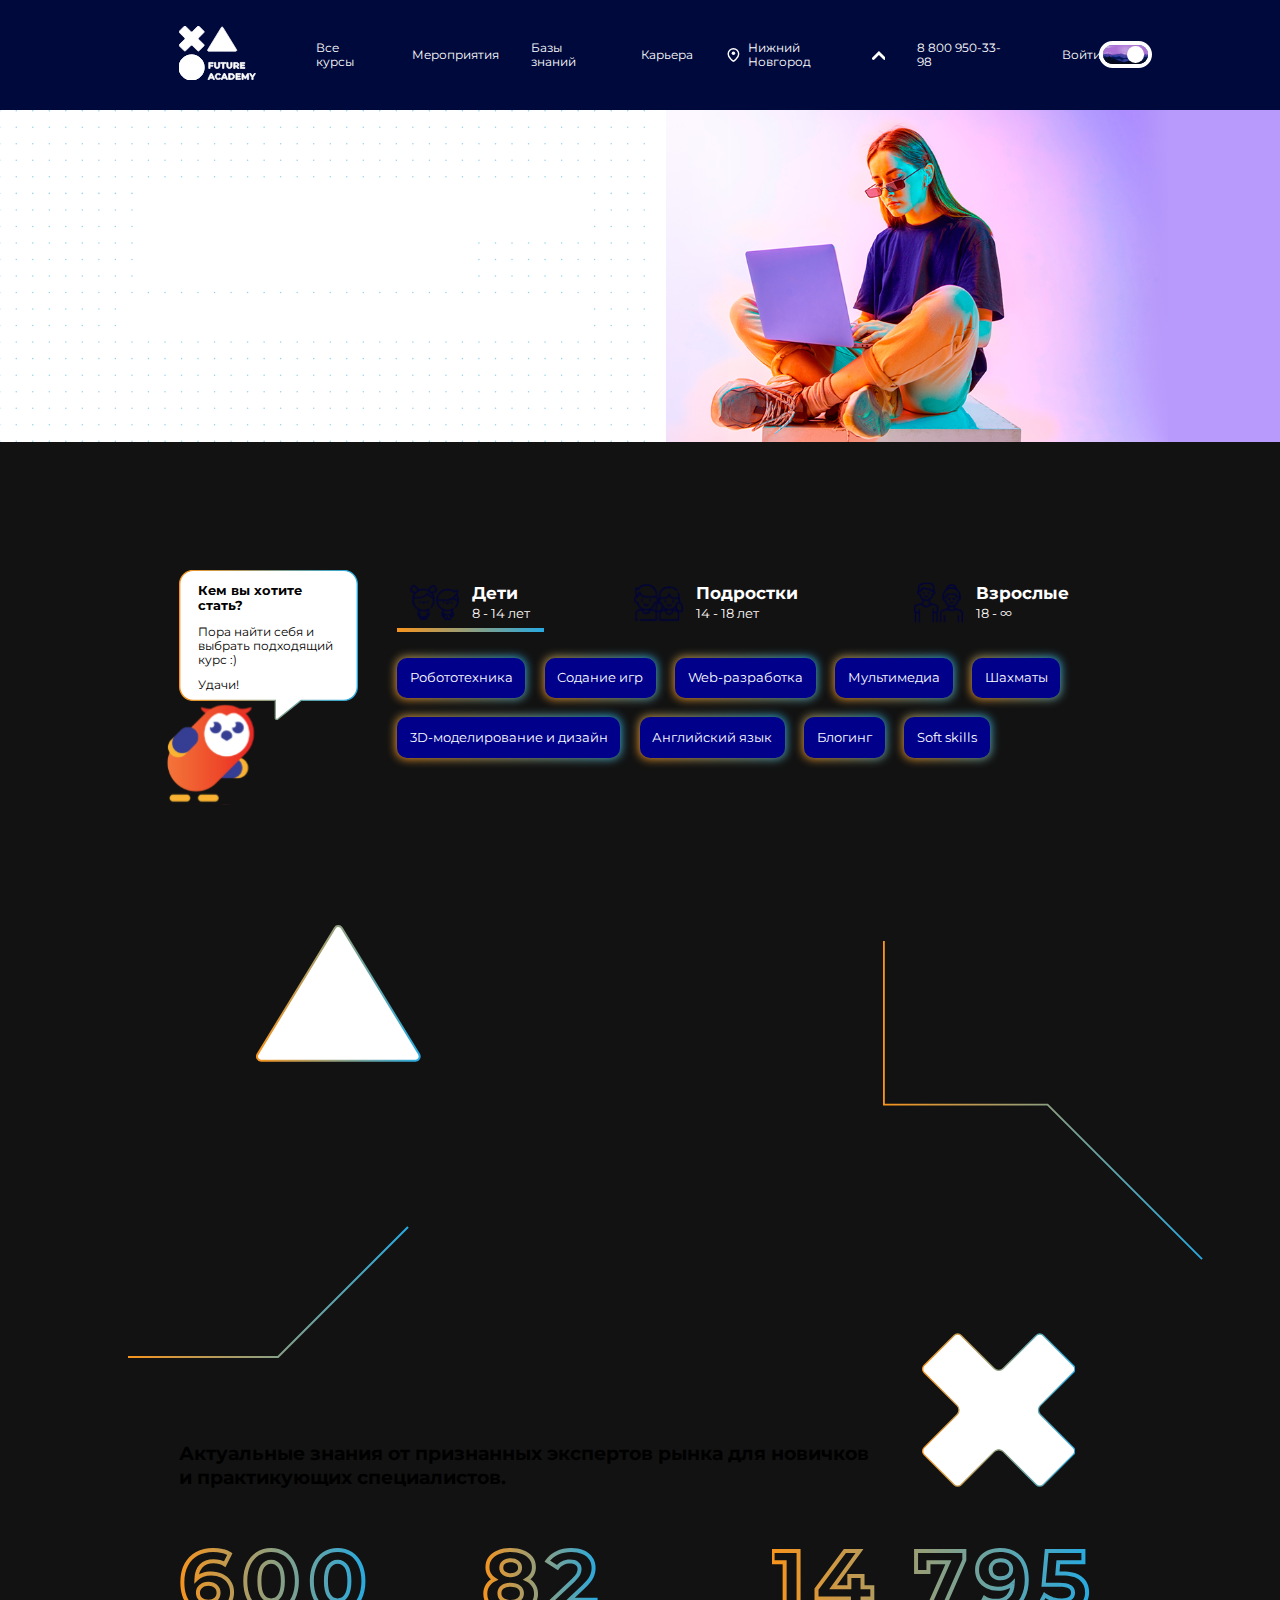
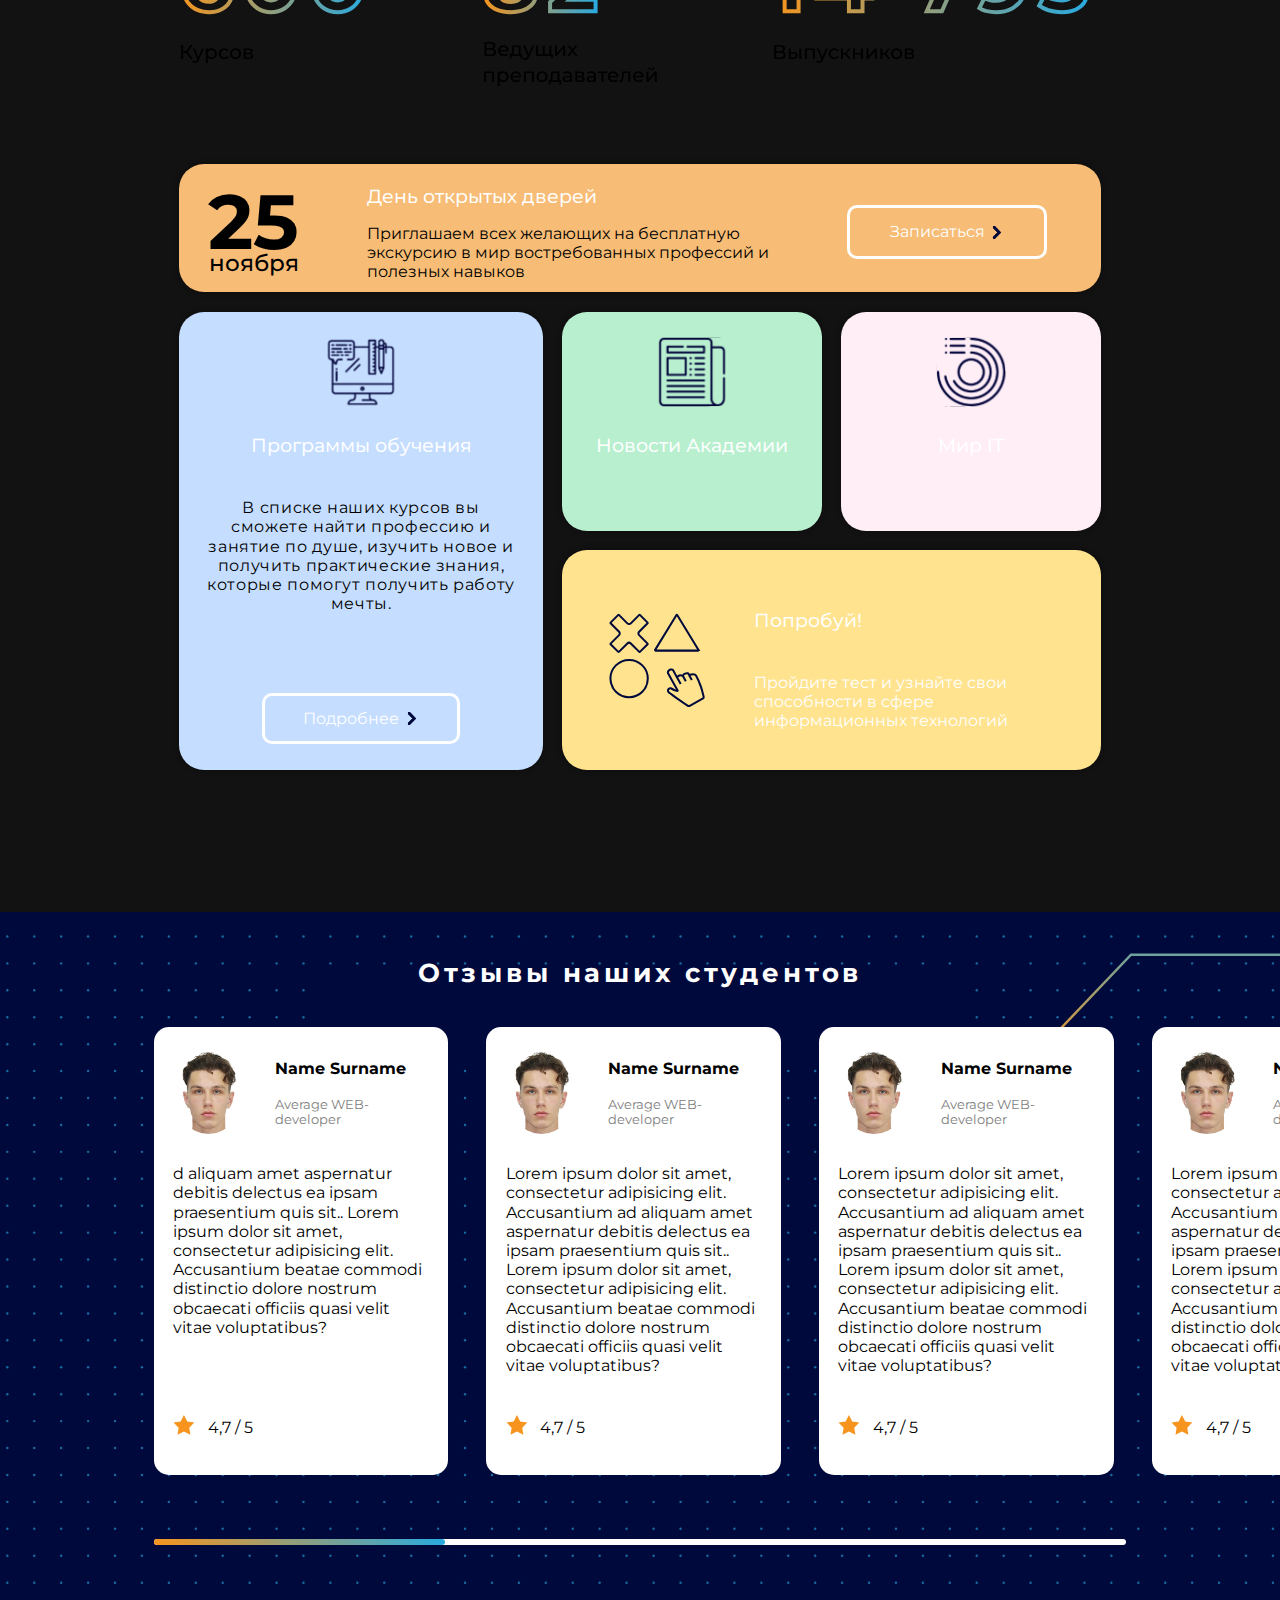
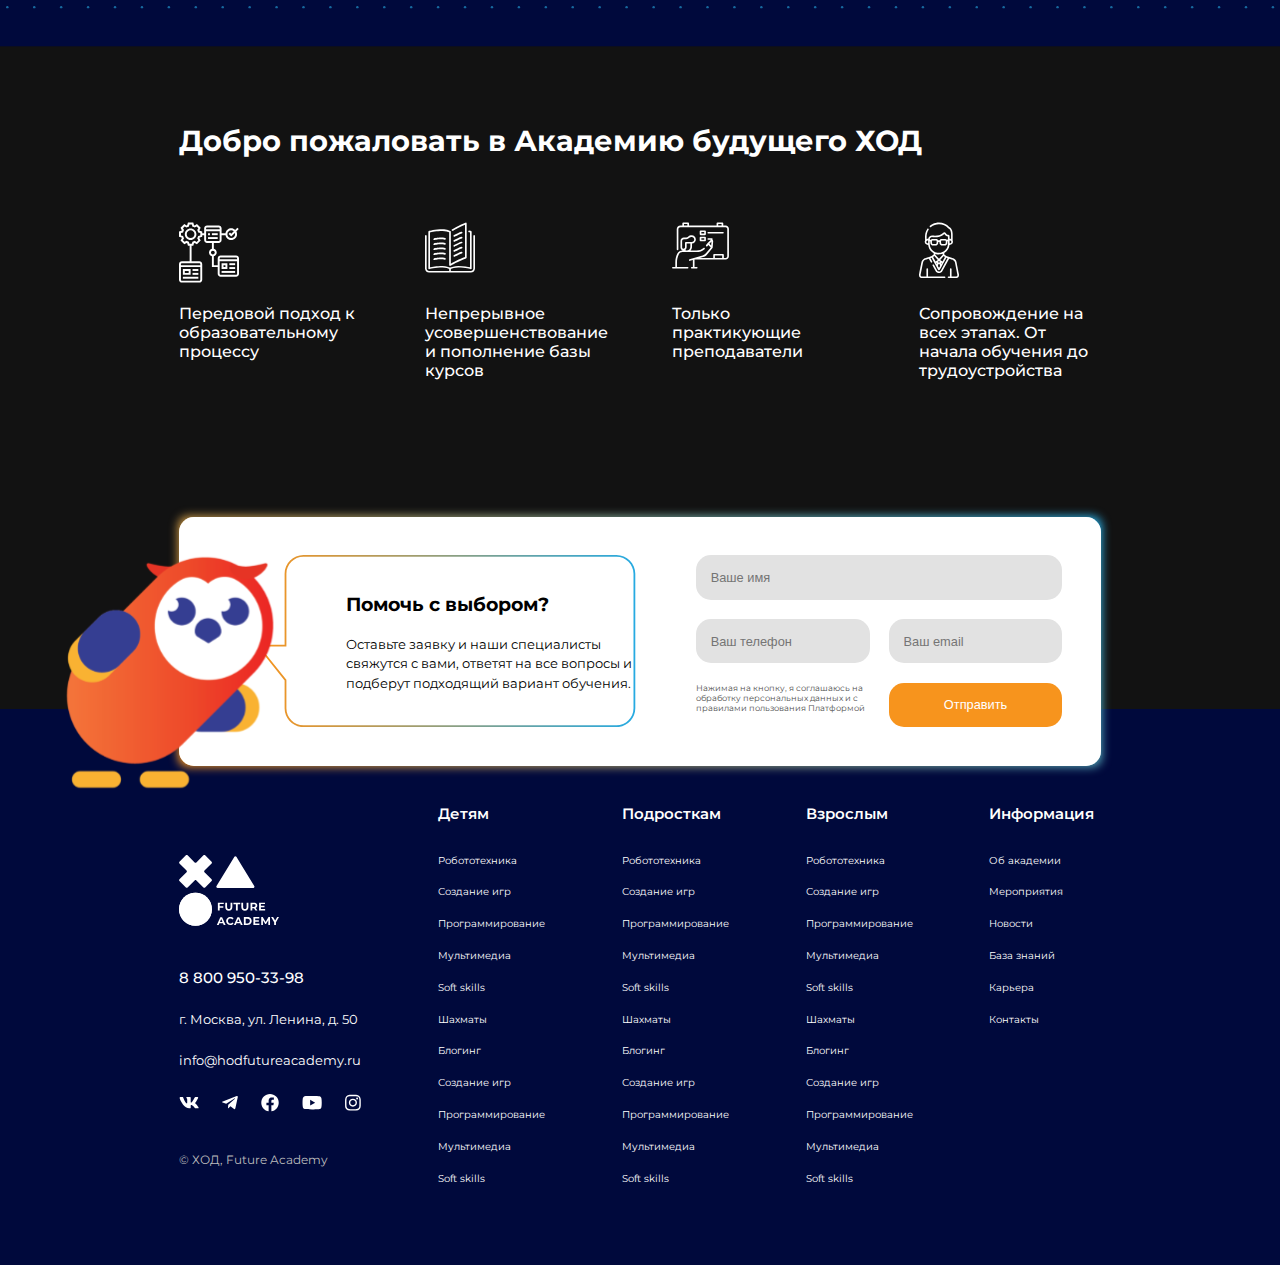
<file: index.html>
<!doctype html>
<html lang="en" data-theme="light">
<head>
    <meta charset="UTF-8">
    <meta name="viewport"
          content="width=device-width, user-scalable=no, initial-scale=1.0, maximum-scale=1.0, minimum-scale=1.0">
    <meta http-equiv="X-UA-Compatible" content="ie=edge">
    <link rel="stylesheet" href="css/desk-main.css">
    <title>Future Academy - Главная</title>
</head>
<body>
    <header>
        <a href="index.html" class="logo">
            <svg width="100" height="71" viewBox="0 0 100 71" fill="none" xmlns="http://www.w3.org/2000/svg">
                <path d="M16.4671 70.6464C7.38524 70.6464 0 63.2611 0 54.1793C0 45.0974 7.38524 37.7122 16.4671 37.7122C25.549 37.7122 32.9342 45.0974 32.9342 54.1793C32.9342 63.311 25.549 70.6464 16.4671 70.6464Z" fill="#00093C"/>
                <path d="M16.4671 70.6464C7.38524 70.6464 0 63.2611 0 54.1793C0 45.0974 7.38524 37.7122 16.4671 37.7122C25.549 37.7122 32.9342 45.0974 32.9342 54.1793C32.9342 63.311 25.549 70.6464 16.4671 70.6464Z" fill="#00093C"/>
                <path d="M55.3895 1.8336L37.5251 31.0253C37.0261 31.8736 37.575 32.9215 38.5232 32.9215H56.3875H74.2518C75.1999 32.9215 75.7488 31.8237 75.2498 31.0253L57.3855 1.8336C56.8865 1.08509 55.8386 1.08509 55.3895 1.8336Z" fill="#00093C"/>
                <path d="M32.5847 6.77396L26.1475 0.336827C25.6984 -0.112276 24.9 -0.112276 24.4509 0.336827L17.3651 7.42267C16.916 7.87177 16.1176 7.87177 15.6685 7.42267L8.58263 0.336827C8.13353 -0.112276 7.33513 -0.112276 6.88602 0.336827L0.448888 6.77396C-0.000215136 7.22307 -0.000215136 8.02147 0.448888 8.47058L7.53472 15.5564C7.98382 16.0055 7.98382 16.8039 7.53472 17.253L0.448888 24.3389C-0.000215136 24.788 -0.000215136 25.5864 0.448888 26.0355L6.88602 32.4726C7.33513 32.9217 8.13353 32.9217 8.58263 32.4726L15.6685 25.3868C16.1176 24.9377 16.916 24.9377 17.3651 25.3868L24.4509 32.4726C24.9 32.9217 25.6984 32.9217 26.1475 32.4726L32.5847 26.0355C33.0338 25.5864 33.0338 24.788 32.5847 24.3389L25.4988 17.253C25.0497 16.8039 25.0497 16.0055 25.4988 15.5564L32.5847 8.47058C33.0837 8.02147 33.0837 7.27297 32.5847 6.77396Z" fill="#00093C"/>
                <path d="M40.6685 49.0892V51.185H44.3112V52.6321H40.6685V55.4764H38.8721V47.6421H44.7603V49.0892H40.6685Z" fill="black"/>
                <path d="M47.2058 54.678C46.607 54.0792 46.2577 53.181 46.2577 52.0333V47.6421H48.0541V51.9335C48.0541 53.3307 48.6529 54.0293 49.8006 54.0293C50.3495 54.0293 50.7986 53.8796 51.098 53.5303C51.3974 53.181 51.5471 52.682 51.5471 51.9335V47.6421H53.3435V52.0333C53.3435 53.181 53.0441 54.0792 52.3954 54.678C51.7966 55.2768 50.8984 55.6261 49.8006 55.6261C48.7028 55.6261 47.8046 55.2768 47.2058 54.678Z" fill="black"/>
                <path d="M56.9361 49.1391H54.441V47.6421H61.2275V49.1391H58.7325V55.4764H56.9361V49.1391Z" fill="black"/>
                <path d="M63.2733 54.678C62.6745 54.0792 62.3252 53.181 62.3252 52.0333V47.6421H64.1216V51.9335C64.1216 53.3307 64.7204 54.0293 65.8681 54.0293C66.417 54.0293 66.8661 53.8796 67.1655 53.5303C67.4649 53.181 67.6146 52.682 67.6146 51.9335V47.6421H69.411V52.0333C69.411 53.181 69.1116 54.0792 68.4629 54.678C67.8641 55.2768 66.9659 55.6261 65.8681 55.6261C64.7703 55.6261 63.922 55.2768 63.2733 54.678Z" fill="black"/>
                <path d="M76.4971 55.4768L75.0001 53.2812H74.9003H73.3035V55.4768H71.5071V47.6924H74.9003C75.5989 47.6924 76.1977 47.7922 76.6967 48.0417C77.1957 48.2912 77.5949 48.5906 77.8943 49.0397C78.1438 49.4389 78.2935 49.9878 78.2935 50.5367C78.2935 51.1355 78.1438 51.6345 77.8943 52.0337C77.5949 52.4329 77.1957 52.7822 76.6967 52.9818L78.4432 55.4768H76.4971ZM76.048 49.4888C75.7486 49.2393 75.3494 49.1395 74.8005 49.1395H73.3035V51.884H74.8005C75.3494 51.884 75.7486 51.7842 76.048 51.5347C76.3474 51.2852 76.4472 50.9858 76.4472 50.5367C76.4971 50.0377 76.3474 49.7383 76.048 49.4888Z" fill="black"/>
                <path d="M86.1279 54.0293V55.4764H80.09V47.6421H85.9782V49.0892H81.8864V50.7858H85.4792V52.2329H81.8864V54.0293H86.1279Z" fill="black"/>
                <path d="M44.012 68.2512H40.3693L39.6707 69.9478H37.8243L41.3174 62.1633H43.1138L46.6068 69.9478H44.7106L44.012 68.2512ZM43.4631 66.9039L42.2156 63.9098L40.9681 66.9039H43.4631Z" fill="black"/>
                <path d="M49.2017 69.5485C48.553 69.1992 48.054 68.7002 47.7047 68.1014C47.3554 67.5026 47.1558 66.804 47.1558 66.0056C47.1558 65.257 47.3554 64.5584 47.7047 63.9097C48.054 63.3109 48.6029 62.8119 49.2017 62.4626C49.8504 62.1133 50.549 61.9636 51.3474 61.9636C52.046 61.9636 52.6448 62.0634 53.1937 62.3129C53.7426 62.5624 54.1917 62.9117 54.5909 63.3608L53.4432 64.4087C52.8943 63.8099 52.2456 63.5105 51.4971 63.5105C50.9981 63.5105 50.5989 63.6103 50.1997 63.8099C49.8005 64.0095 49.5011 64.3089 49.3015 64.7081C49.1019 65.1073 49.0021 65.5065 49.0021 66.0056C49.0021 66.5046 49.1019 66.9038 49.3015 67.303C49.5011 67.7022 49.8005 68.0016 50.1997 68.2012C50.5989 68.4008 50.9981 68.5006 51.4971 68.5006C52.2955 68.5006 52.9442 68.2012 53.4432 67.5525L54.5909 68.6004C54.2416 69.0495 53.7426 69.3988 53.1937 69.6483C52.6448 69.8978 52.046 69.9976 51.3474 69.9976C50.5989 70.0475 49.8504 69.8978 49.2017 69.5485Z" fill="black"/>
                <path d="M61.1277 68.2512H57.485L56.7864 69.9478H54.9401L58.4331 62.1633H60.2295L63.7225 69.9478H61.8263L61.1277 68.2512ZM60.5788 66.9039L59.3313 63.9098L58.0838 66.9039H60.5788Z" fill="black"/>
                <path d="M64.8704 62.1133H68.4133C69.2616 62.1133 70.0101 62.263 70.6588 62.6123C71.3075 62.9117 71.8065 63.4107 72.1558 63.9596C72.5051 64.5584 72.7047 65.2071 72.7047 66.0055C72.7047 66.8039 72.5051 67.4526 72.1558 68.0514C71.8065 68.6502 71.3075 69.0993 70.6588 69.3987C70.0101 69.6981 69.2616 69.8977 68.4133 69.8977H64.8704V62.1133ZM68.3135 68.4506C69.1119 68.4506 69.7107 68.251 70.1598 67.8019C70.6089 67.3528 70.8584 66.754 70.8584 66.0554C70.8584 65.3069 70.6089 64.7081 70.1598 64.3089C69.7107 63.8598 69.062 63.6602 68.3135 63.6602H66.6668V68.5005H68.3135V68.4506Z" fill="black"/>
                <path d="M80.4391 68.5005V69.9476H74.4011V62.1133H80.2894V63.5604H76.1975V65.257H79.8403V66.6542H76.1975V68.5005H80.4391Z" fill="black"/>
                <path d="M89.3214 69.9476V65.257L87.026 69.0993H86.2276L83.9322 65.3568V69.9476H82.2356V62.1133H83.7326L86.6268 66.9536L89.521 62.1133H91.0181V69.9476H89.3214Z" fill="black"/>
                <path d="M96.9561 67.1532V69.9476H95.1596V67.1532L92.1157 62.1133H94.0618L96.1577 65.6063L98.2036 62.1133H100L96.9561 67.1532Z" fill="black"/>
            </svg>
        </a>
        <nav>
            <ul class="header-nav">
                <li class="first-item"><a href="courses.html">Все курсы</a></li>
                <li><a href="">Мероприятия</a></li>
                <li><a href="">Базы знаний</a></li>
                <li><a href="">Карьера</a></li>
                <li class="city-element">
                    <input type="checkbox" hidden id="selection-open">
                    <label for="selection-open">
                        <svg width="17" height="14" viewBox="0 0 17 20" fill="none" xmlns="http://www.w3.org/2000/svg">
                            <path d="M16 8.5C16 11.3282 14.13 13.9545 12.0535 15.9699C11.036 16.9575 10.0146 17.754 9.24613 18.304C8.95504 18.5123 8.70155 18.6843 8.5 18.8171C8.29845 18.6843 8.04496 18.5123 7.75387 18.304C6.98537 17.754 5.96395 16.9575 4.94648 15.9699C2.86999 13.9545 1 11.3282 1 8.5C1 4.35786 4.35786 1 8.5 1C12.6421 1 16 4.35786 16 8.5Z" stroke="#00093C" stroke-width="2"/>
                            <circle cx="8.5" cy="7.5" r="2.5" fill="#00093C"/>
                        </svg>

                        Нижний Новгород
                        <svg width="14" height="10" viewBox="0 0 10 7" fill="none" xmlns="http://www.w3.org/2000/svg">
                            <path d="M1 6L5 2L9 6" stroke="#00093C" stroke-width="2" stroke-linecap="round"/>
                        </svg>

                    </label>
                    <div class="city-selection">
                        <h5>Выберите свой город</h5>
                        <ul>
                            <li>
                                <label for="city-1">
                                    Абакан
                                    <input type="radio" hidden name="city" id="city-1">
                                </label>
                            </li>
                            <li>
                                <label for="city-2">
                                    Азов
                                    <input type="radio" hidden name="city" id="city-2">
                                </label>
                            </li>
                            <li>
                                <label for="city-3">
                                    Александров
                                    <input type="radio" hidden name="city" id="city-3">
                                </label>
                            </li>
                            <li>
                                <label for="city-4">
                                    Санкт-Петербург
                                    <input type="radio" hidden name="city" id="city-4">
                                </label>
                            </li>
                            <li>
                                <label for="city-5">
                                    Саратов
                                    <input type="radio" hidden name="city" id="city-5">
                                </label>
                            </li>
                            <li>
                                <label for="city-6">
                                    Нижний Новгород
                                    <input type="radio" hidden name="city" id="city-6">
                                </label>
                            </li>
                            <li>
                                <label for="city-7">
                                    Нижний Новгород
                                    <input type="radio" hidden name="city" id="city-7">
                                </label>
                            </li>
                            <li>
                                <label for="city-8">
                                    Нижний Новгород
                                    <input type="radio" hidden name="city" id="city-8">
                                </label>
                            </li>
                        </ul>
                    </div>
                </li>
                <li><a href="tel:88009503398">8 800 950-33-98</a></li>
                <li class="auth"><a href="#">Войти</a></li>
            </ul>
        </nav>
        <div class="toggle">
            <input id="toggle" type="checkbox" hidden>
            <div class="toggle-container">
                <img src="media/toggle-day.jpeg" alt="toggle-day-bg" class="toggle-day">
                <img src="media/toggle-night.jpg" alt="toggle-night-bg" class="toggle-night">
                <div class="toggle-btn"></div>
                <label for="toggle" class="toggle-area"></label>
            </div>
        </div>
    </header>
    <main>
        <section class="one">
            <div class="one-container">
                <h2>Образовательная платформа ХОД Future Academy</h2>
                <h6>Актуальные знания для новичков и профессионалов</h6>
            </div>
        </section>
        <section class="courses">
            <div class="owl">
                <div class="owl-text">
                    <h5>Кем вы хотите стать?</h5>
                    <p>Пора найти себя и выбрать подходящий курс :)</p>
                    <p>Удачи!</p>
                </div>
                <svg width="168" height="189" viewBox="0 0 168 189" fill="none" xmlns="http://www.w3.org/2000/svg" xmlns:xlink="http://www.w3.org/1999/xlink">
                    <rect width="168" height="188.054" transform="matrix(-1 0 0 1 168 0.63916)" fill="url(#pattern0_64_4104)"/>
                    <defs>
                        <pattern id="pattern0_64_4104" patternContentUnits="objectBoundingBox" width="1" height="1">
                            <use xlink:href="#image0_64_4104" transform="matrix(0.00178615 0 0 0.00159568 -0.896844 -0.71486)"/>
                        </pattern>
                        <image id="image0_64_4104" width="1565" height="1591" xlink:href="[data-uri]"/>
                    </defs>
                </svg>

            </div>
            <div class="programs">
                <input type="radio" checked name="program" id="program-1">
                <label for="program-1">
                    <svg width="50" height="50" viewBox="0 0 50 50" fill="none" xmlns="http://www.w3.org/2000/svg" xmlns:xlink="http://www.w3.org/1999/xlink">
                        <rect width="49.0809" height="49.0809" fill="url(#pattern0_66_11639)"/>
                        <defs>
                            <pattern id="pattern0_66_11639" patternContentUnits="objectBoundingBox" width="1" height="1">
                                <use xlink:href="#image0_66_11639" transform="scale(0.0078125)"/>
                            </pattern>
                            <image id="image0_66_11639" width="128" height="128" xlink:href="[data-uri]"/>
                        </defs>
                    </svg>
                    <b>Дети</b>8 - 14 лет
                    <span class="selected-program"></span>
                </label>
                <input type="radio" name="program" id="program-2">
                <label for="program-2">
                    <svg width="50" height="50" viewBox="0 0 50 50" fill="none" xmlns="http://www.w3.org/2000/svg" xmlns:xlink="http://www.w3.org/1999/xlink">
                        <rect x="0.0810547" width="49.0809" height="49.0809" fill="url(#pattern0_66_11640)"/>
                        <defs>
                            <pattern id="pattern0_66_11640" patternContentUnits="objectBoundingBox" width="1" height="1">
                                <use xlink:href="#image0_66_11640" transform="scale(0.0078125)"/>
                            </pattern>
                            <image id="image0_66_11640" width="128" height="128" xlink:href="[data-uri]"/>
                        </defs>
                    </svg>
                    <b>Подростки</b>14 - 18 лет
                    <span class="selected-program"></span>
                </label>
                <input type="radio" name="program" id="program-3">
                <label for="program-3">
                    <svg width="50" height="50" viewBox="0 0 50 50" fill="none" xmlns="http://www.w3.org/2000/svg" xmlns:xlink="http://www.w3.org/1999/xlink">
                        <rect x="0.161865" width="49.0809" height="49.0809" fill="url(#pattern0_66_11641)"/>
                        <defs>
                            <pattern id="pattern0_66_11641" patternContentUnits="objectBoundingBox" width="1" height="1">
                                <use xlink:href="#image0_66_11641" transform="scale(0.0078125)"/>
                            </pattern>
                            <image id="image0_66_11641" width="128" height="128" xlink:href="[data-uri]"/>
                        </defs>
                    </svg>
                    <b>Взрослые</b>18 - ∞
                    <span class="selected-program"></span>
                </label>
            </div>
            <ul class="programs-list">
                <li><a href="#" class="program-link-1">Робототехника</a></li>
                <li><a href="#" class="program-link-2">Содание игр</a></li>
                <li><a href="#" class="program-link-3">Web-разработка</a></li>
                <li><a href="#" class="program-link-4">Мультимедиа</a></li>
                <li><a href="#" class="program-link-5">Шахматы</a></li>
                <li><a href="#" class="program-link-6">3D-моделирование и дизайн</a></li>
                <li><a href="#" class="program-link-7">Английский язык</a></li>
                <li><a href="#" class="program-link-8">Блогинг</a></li>
                <li><a href="#" class="program-link-9">Soft skills</a></li>
            </ul>
        </section>
        <section class="video">
            <iframe src="https://www.youtube.com/embed/U4ThYRod6T0" frameborder="0"></iframe>
            <svg width="281" height="132" viewBox="0 0 281 132" fill="none" xmlns="http://www.w3.org/2000/svg">
                <path d="M0 131H150L280 1" stroke="url(#paint0_linear_64_4053)" stroke-width="2"/>
                <defs>
                    <linearGradient id="paint0_linear_64_4053" x1="0" y1="66" x2="280" y2="66" gradientUnits="userSpaceOnUse">
                        <stop stop-color="#F7941D"/>
                        <stop offset="1" stop-color="#27AAE1"/>
                    </linearGradient>
                </defs>
            </svg>
            <svg width="352" height="351" viewBox="0 0 352 351" fill="none" xmlns="http://www.w3.org/2000/svg">
                <path d="M1 0V180H181L351 350" stroke="url(#paint0_linear_64_4054)" stroke-width="2"/>
                <defs>
                    <linearGradient id="paint0_linear_64_4054" x1="1" y1="175" x2="351" y2="175" gradientUnits="userSpaceOnUse">
                        <stop stop-color="#F7941D"/>
                        <stop offset="1" stop-color="#27AAE1"/>
                    </linearGradient>
                </defs>
            </svg>
            <svg width="165" height="137" viewBox="0 0 165 137" fill="none" xmlns="http://www.w3.org/2000/svg">
                <path d="M78.8653 2.94796L78.8698 2.94045C80.3996 0.390727 84.0096 0.307454 85.7956 2.96528L162.984 129.098L162.989 129.106C164.772 131.959 162.757 135.77 159.524 135.77H82.3251H5.12573C1.89957 135.77 -0.135345 132.171 1.67051 129.09C1.67196 129.088 1.6734 129.085 1.67485 129.083L78.8653 2.94796Z" fill="white" stroke="url(#paint0_linear_64_4051)" stroke-width="2"/>
                <defs>
                    <linearGradient id="paint0_linear_64_4051" x1="0" y1="68.385" x2="164.65" y2="68.385" gradientUnits="userSpaceOnUse">
                        <stop stop-color="#F7941D"/>
                        <stop offset="1" stop-color="#27AAE1"/>
                    </linearGradient>
                </defs>
            </svg>
            <svg width="230" height="230" viewBox="0 0 230 230" fill="none" xmlns="http://www.w3.org/2000/svg">
                <path d="M226.71 58.8085L226.691 58.8261L226.672 58.8447L177.056 108.461C173.521 111.996 173.521 118.22 177.056 121.755L226.672 171.372C229.426 174.126 229.426 179.083 226.672 181.838L181.598 226.912C178.844 229.666 173.887 229.666 171.133 226.912L121.516 177.295C117.981 173.76 111.757 173.76 108.222 177.295L58.6054 226.912C55.8512 229.666 50.8939 229.666 48.1397 226.912L3.06563 181.838C0.311455 179.083 0.311455 174.126 3.06563 171.372L52.682 121.755C56.2172 118.22 56.2172 111.996 52.682 108.461L3.06563 58.8447C0.311455 56.0906 0.311456 51.1331 3.06563 48.3789L48.1397 3.30489C50.8939 0.550713 55.8512 0.550713 58.6054 3.30489L108.222 52.9213C111.757 56.4565 117.981 56.4565 121.516 52.9213L171.133 3.30489C173.887 0.550713 178.844 0.550713 181.598 3.30489L226.672 48.3789C229.798 51.5044 229.741 56.0808 226.71 58.8085Z" fill="white" stroke="url(#paint0_linear_64_4046)" stroke-width="2"/>
                <defs>
                    <linearGradient id="paint0_linear_64_4046" x1="0" y1="115.108" x2="230" y2="115.108" gradientUnits="userSpaceOnUse">
                        <stop stop-color="#F7941D"/>
                        <stop offset="1" stop-color="#27AAE1"/>
                    </linearGradient>
                </defs>
            </svg>
        </section>
        <section class="numbers">
            <h4>Актуальные знания от признанных экспертов рынка для новичков и практикующих специалистов.</h4>
            <svg width="188" height="141" viewBox="0 0 188 141" fill="none" xmlns="http://www.w3.org/2000/svg">
                <path d="M42.828 47.7285L43.7094 45.9332H43.7093L42.828 47.7285ZM50.31 54.3505L48.6255 55.4286L48.6304 55.4364L48.6355 55.4441L50.31 54.3505ZM50.052 74.7325L48.3831 73.6304L50.052 74.7325ZM41.796 81.7845L42.6418 83.5969L42.6483 83.5939L42.6547 83.5908L41.796 81.7845ZM10.492 76.4525L9.02177 77.8084L10.492 76.4525ZM7.224 36.8065L5.45642 35.8707L7.224 36.8065ZM17.974 25.7125L17.0193 23.955L17.0102 23.9601L17.974 25.7125ZM43.258 23.0465L42.764 24.9845L42.7861 24.9902L42.8083 24.9953L43.258 23.0465ZM50.826 26.0565L52.6118 26.9569L53.4252 25.3438L51.9028 24.3711L50.826 26.0565ZM45.666 36.2905L44.5492 37.9497L46.4308 39.2161L47.4518 37.1909L45.666 36.2905ZM22.274 37.7525L23.6882 39.1667L22.274 37.7525ZM17.458 50.7385L15.4596 50.6578L15.253 55.772L18.8722 52.1527L17.458 50.7385ZM36.722 71.3785L35.428 69.8535L35.4164 69.8633L35.405 69.8734L36.722 71.3785ZM36.722 58.3065L35.379 59.7885L35.4032 59.8104L35.428 59.8315L36.722 58.3065ZM21.844 58.3925L23.1419 59.9142L23.1547 59.9033L23.1672 59.8922L21.844 58.3925ZM21.758 71.2925L23.0782 69.7902H23.0782L21.758 71.2925ZM32.336 47.4065C35.9008 47.4065 39.0925 48.1227 41.9467 49.5239L43.7093 45.9332C40.2568 44.2383 36.4539 43.4065 32.336 43.4065V47.4065ZM41.9467 49.5239C44.7828 50.9161 46.9945 52.8802 48.6255 55.4286L51.9945 53.2724C49.9562 50.0875 47.1799 47.6369 43.7094 45.9332L41.9467 49.5239ZM48.6355 55.4441C50.2346 57.8928 51.062 60.7717 51.062 64.1545H55.062C55.062 60.084 54.0547 56.4269 51.9845 53.2569L48.6355 55.4441ZM51.062 64.1545C51.062 67.8176 50.1519 70.9518 48.3831 73.6304L51.7209 75.8346C53.9654 72.4359 55.062 68.5181 55.062 64.1545H51.062ZM48.3831 73.6304C46.5901 76.3454 44.1272 78.4618 40.9373 79.9783L42.6547 83.5908C46.4595 81.782 49.5005 79.1969 51.7209 75.8346L48.3831 73.6304ZM40.9502 79.9722C37.8047 81.4401 34.257 82.1925 30.272 82.1925V86.1925C34.7723 86.1925 38.9073 85.3396 42.6418 83.5969L40.9502 79.9722ZM30.272 82.1925C22.281 82.1925 16.2671 79.7645 11.9622 75.0966L9.02177 77.8084C14.2343 83.4605 21.407 86.1925 30.272 86.1925V82.1925ZM11.9622 75.0966C7.65181 70.4227 5.354 63.6079 5.354 54.3505H1.354C1.354 64.2425 3.81486 72.1624 9.02177 77.8084L11.9622 75.0966ZM5.354 54.3505C5.354 47.7779 6.59627 42.2668 8.99158 37.7423L5.45642 35.8707C2.69173 41.0929 1.354 47.2778 1.354 54.3505H5.354ZM8.99158 37.7423C11.3993 33.1944 14.7117 29.7893 18.9378 27.465L17.0102 23.9601C12.063 26.6811 8.2087 30.672 5.45642 35.8707L8.99158 37.7423ZM18.9287 27.47C23.2383 25.1289 28.2617 23.9285 34.056 23.9285V19.9285C27.6956 19.9285 21.9977 21.2508 17.0193 23.9551L18.9287 27.47ZM34.056 23.9285C37.1107 23.9285 40.0114 24.2829 42.764 24.9845L43.752 21.1085C40.6566 20.3195 37.4227 19.9285 34.056 19.9285V23.9285ZM42.8083 24.9953C45.6203 25.6442 47.9188 26.5725 49.7492 27.7419L51.9028 24.3711C49.6052 22.9032 46.8584 21.8248 43.7077 21.0977L42.8083 24.9953ZM49.0402 25.1561L43.8802 35.3901L47.4518 37.1909L52.6118 26.9569L49.0402 25.1561ZM46.7828 34.6313C43.3948 32.351 39.2236 31.2805 34.4 31.2805V35.2805C38.6351 35.2805 41.9746 36.2167 44.5492 37.9497L46.7828 34.6313ZM34.4 31.2805C28.8859 31.2805 24.2927 32.9054 20.8598 36.3383L23.6882 39.1667C26.2179 36.637 29.7087 35.2805 34.4 35.2805V31.2805ZM20.8598 36.3383C17.4149 39.7832 15.7021 44.657 15.4596 50.6578L19.4564 50.8193C19.6726 45.468 21.1704 41.6845 23.6882 39.1667L20.8598 36.3383ZM18.8722 52.1527C21.9585 49.0664 26.3541 47.4065 32.336 47.4065V43.4065C25.5899 43.4065 20.0668 45.3013 16.0438 49.3243L18.8722 52.1527ZM29.498 75.7865C32.8511 75.7865 35.7631 74.8751 38.039 72.8837L35.405 69.8734C34.0116 71.0926 32.1075 71.7865 29.498 71.7865V75.7865ZM38.016 72.9035C40.4081 70.8739 41.56 68.1097 41.56 64.8425H37.56C37.56 67.0793 36.8199 68.6725 35.428 69.8535L38.016 72.9035ZM41.56 64.8425C41.56 61.5753 40.4081 58.8112 38.016 56.7815L35.428 59.8315C36.8199 61.0125 37.56 62.6057 37.56 64.8425H41.56ZM38.065 56.8245C35.7767 54.7508 32.7891 53.8125 29.326 53.8125V57.8125C32.0549 57.8125 33.9979 58.5369 35.379 59.7885L38.065 56.8245ZM29.326 53.8125C25.8872 53.8125 22.8959 54.7971 20.5208 56.8928L23.1672 59.8922C24.6907 58.548 26.6875 57.8125 29.326 57.8125V53.8125ZM20.5461 56.8709C18.1365 58.9261 16.92 61.6394 16.92 64.8425H20.92C20.92 62.771 21.6529 61.1842 23.1419 59.9142L20.5461 56.8709ZM16.92 64.8425C16.92 68.0243 18.0911 70.7326 20.4378 72.7949L23.0782 69.7902C21.6409 68.5271 20.92 66.9354 20.92 64.8425H16.92ZM20.4378 72.7949C22.7924 74.8641 25.892 75.7865 29.498 75.7865V71.7865C26.568 71.7865 24.5076 71.0463 23.0782 69.7902L20.4378 72.7949ZM78.7518 80.4945L79.8207 78.8041L78.7518 80.4945ZM69.5498 69.8305L67.7352 70.6714L67.7414 70.6848L67.7478 70.6982L69.5498 69.8305ZM69.5498 36.3765L67.7437 35.5175L67.7392 35.5271L69.5498 36.3765ZM78.7518 25.6265L79.8207 27.3169V27.3169L78.7518 25.6265ZM105.412 25.6265L104.343 27.3169V27.3169L105.412 25.6265ZM114.528 36.3765L112.713 37.2174L112.719 37.2308L112.726 37.2442L114.528 36.3765ZM114.528 69.8305L112.722 68.9715L112.717 68.9811L114.528 69.8305ZM105.412 80.4945L104.343 78.8041L105.412 80.4945ZM100.682 67.6805L99.0224 66.5642L99.0153 66.5746L99.0084 66.5852L100.682 67.6805ZM100.682 38.4405L99.0084 39.5358L99.0153 39.5464L99.0224 39.5569L100.682 38.4405ZM83.4818 38.4405L81.8224 37.3242L81.8153 37.3346L81.8084 37.3452L83.4818 38.4405ZM83.4818 67.6805L81.8084 68.7758L81.8153 68.7864L81.8224 68.7969L83.4818 67.6805ZM92.0818 82.1925C87.4402 82.1925 83.3735 81.0508 79.8207 78.8041L77.6829 82.1849C81.9274 84.869 86.7474 86.1925 92.0818 86.1925V82.1925ZM79.8207 78.8041C76.2749 76.5619 73.445 73.3102 71.3518 68.9629L67.7478 70.6982C70.1267 75.6388 73.4314 79.4965 77.6829 82.1849L79.8207 78.8041ZM71.3644 68.9896C69.3345 64.6091 68.2818 59.3194 68.2818 53.0605H64.2818C64.2818 59.759 65.4078 65.6492 67.7352 70.6714L71.3644 68.9896ZM68.2818 53.0605C68.2818 46.8006 69.3348 41.5438 71.3605 37.226L67.7392 35.5271C65.4075 40.4972 64.2818 46.3631 64.2818 53.0605H68.2818ZM71.3559 37.2355C73.4511 32.8303 76.2811 29.5552 79.8207 27.3169L77.6829 23.9361C73.4251 26.6285 70.1205 30.5201 67.7437 35.5175L71.3559 37.2355ZM79.8207 27.3169C83.3735 25.0703 87.4402 23.9285 92.0818 23.9285V19.9285C86.7474 19.9285 81.9274 21.2521 77.6829 23.9361L79.8207 27.3169ZM92.0818 23.9285C96.7234 23.9285 100.79 25.0703 104.343 27.3169L106.481 23.9361C102.236 21.2521 97.4162 19.9285 92.0818 19.9285V23.9285ZM104.343 27.3169C107.877 29.552 110.676 32.8207 112.713 37.2174L116.342 35.5356C114.023 30.5297 110.744 26.6317 106.481 23.9361L104.343 27.3169ZM112.726 37.2442C114.802 41.5571 115.882 46.8072 115.882 53.0605H119.882C119.882 46.3565 118.725 40.4839 116.33 35.5089L112.726 37.2442ZM115.882 53.0605C115.882 59.3128 114.803 64.5959 112.722 68.9715L116.334 70.6895C118.725 65.6625 119.882 59.7655 119.882 53.0605H115.882ZM112.717 68.9811C110.682 73.3198 107.884 76.565 104.343 78.8041L106.481 82.1849C110.737 79.4933 114.017 75.6293 116.338 70.68L112.717 68.9811ZM104.343 78.8041C100.79 81.0508 96.7234 82.1925 92.0818 82.1925V86.1925C97.4162 86.1925 102.236 84.869 106.481 82.1849L104.343 78.8041ZM92.0818 74.4105C96.4476 74.4105 99.9338 72.4752 102.355 68.7758L99.0084 66.5852C97.3018 69.1925 95.0547 70.4105 92.0818 70.4105V74.4105ZM102.341 68.7969C104.795 65.1499 105.864 59.7932 105.864 53.0605H101.864C101.864 59.5145 100.812 63.9045 99.0224 66.5642L102.341 68.7969ZM105.864 53.0605C105.864 46.3278 104.795 40.9711 102.341 37.3242L99.0224 39.5569C100.812 42.2166 101.864 46.6066 101.864 53.0605H105.864ZM102.355 37.3452C99.9338 33.6458 96.4476 31.7105 92.0818 31.7105V35.7105C95.0547 35.7105 97.3018 36.9286 99.0084 39.5358L102.355 37.3452ZM92.0818 31.7105C87.7637 31.7105 84.2922 33.6528 81.8224 37.3242L85.1413 39.5569C86.9141 36.9216 89.1759 35.7105 92.0818 35.7105V31.7105ZM81.8084 37.3452C79.4247 40.987 78.3858 46.3342 78.3858 53.0605H82.3858C82.3858 46.6002 83.411 42.2007 85.1552 39.5358L81.8084 37.3452ZM78.3858 53.0605C78.3858 59.7869 79.4247 65.134 81.8084 68.7758L85.1552 66.5852C83.411 63.9204 82.3858 59.5209 82.3858 53.0605H78.3858ZM81.8224 68.7969C84.2922 72.4682 87.7637 74.4105 92.0818 74.4105V70.4105C89.1759 70.4105 86.9141 69.1995 85.1413 66.5642L81.8224 68.7969ZM145.291 80.4945L146.36 78.8041L145.291 80.4945ZM136.089 69.8305L134.274 70.6714L134.281 70.6848L134.287 70.6982L136.089 69.8305ZM136.089 36.3765L134.283 35.5175L134.278 35.5271L136.089 36.3765ZM145.291 25.6265L146.36 27.3169V27.3169L145.291 25.6265ZM171.951 25.6265L170.882 27.3169V27.3169L171.951 25.6265ZM181.067 36.3765L179.252 37.2174L179.259 37.2308L179.265 37.2442L181.067 36.3765ZM181.067 69.8305L179.261 68.9715L179.256 68.9811L181.067 69.8305ZM171.951 80.4945L170.882 78.8041L171.951 80.4945ZM167.221 67.6805L165.562 66.5642L165.554 66.5746L165.548 66.5852L167.221 67.6805ZM167.221 38.4405L165.548 39.5358L165.554 39.5464L165.562 39.5569L167.221 38.4405ZM150.021 38.4405L148.362 37.3242L148.354 37.3346L148.348 37.3452L150.021 38.4405ZM150.021 67.6805L148.348 68.7758L148.354 68.7864L148.362 68.7969L150.021 67.6805ZM158.621 82.1925C153.979 82.1925 149.913 81.0508 146.36 78.8041L144.222 82.1849C148.467 84.869 153.287 86.1925 158.621 86.1925V82.1925ZM146.36 78.8041C142.814 76.5619 139.984 73.3102 137.891 68.9629L134.287 70.6982C136.666 75.6388 139.971 79.4965 144.222 82.1849L146.36 78.8041ZM137.904 68.9896C135.874 64.6091 134.821 59.3194 134.821 53.0605H130.821C130.821 59.759 131.947 65.6492 134.274 70.6714L137.904 68.9896ZM134.821 53.0605C134.821 46.8006 135.874 41.5438 137.9 37.226L134.278 35.5271C131.947 40.4972 130.821 46.3631 130.821 53.0605H134.821ZM137.895 37.2355C139.99 32.8303 142.82 29.5552 146.36 27.3169L144.222 23.9361C139.964 26.6285 136.66 30.5201 134.283 35.5175L137.895 37.2355ZM146.36 27.3169C149.913 25.0703 153.979 23.9285 158.621 23.9285V19.9285C153.287 19.9285 148.467 21.2521 144.222 23.9361L146.36 27.3169ZM158.621 23.9285C163.263 23.9285 167.329 25.0703 170.882 27.3169L173.02 23.9361C168.775 21.2521 163.955 19.9285 158.621 19.9285V23.9285ZM170.882 27.3169C174.417 29.552 177.215 32.8207 179.252 37.2174L182.882 35.5356C180.562 30.5297 177.283 26.6317 173.02 23.9361L170.882 27.3169ZM179.265 37.2442C181.342 41.5571 182.421 46.8072 182.421 53.0605H186.421C186.421 46.3565 185.264 40.4839 182.869 35.5089L179.265 37.2442ZM182.421 53.0605C182.421 59.3128 181.342 64.5959 179.261 68.9715L182.873 70.6895C185.264 65.6625 186.421 59.7655 186.421 53.0605H182.421ZM179.256 68.9811C177.221 73.3198 174.423 76.565 170.882 78.8041L173.02 82.1849C177.276 79.4933 180.556 75.6293 182.878 70.68L179.256 68.9811ZM170.882 78.8041C167.329 81.0508 163.263 82.1925 158.621 82.1925V86.1925C163.955 86.1925 168.775 84.869 173.02 82.1849L170.882 78.8041ZM158.621 74.4105C162.987 74.4105 166.473 72.4752 168.894 68.7758L165.548 66.5852C163.841 69.1925 161.594 70.4105 158.621 70.4105V74.4105ZM168.88 68.7969C171.334 65.1499 172.403 59.7932 172.403 53.0605H168.403C168.403 59.5145 167.351 63.9045 165.562 66.5642L168.88 68.7969ZM172.403 53.0605C172.403 46.3278 171.334 40.9711 168.88 37.3242L165.562 39.5569C167.351 42.2166 168.403 46.6066 168.403 53.0605H172.403ZM168.894 37.3452C166.473 33.6458 162.987 31.7105 158.621 31.7105V35.7105C161.594 35.7105 163.841 36.9286 165.548 39.5358L168.894 37.3452ZM158.621 31.7105C154.303 31.7105 150.831 33.6528 148.362 37.3242L151.68 39.5569C153.453 36.9216 155.715 35.7105 158.621 35.7105V31.7105ZM148.348 37.3452C145.964 40.987 144.925 46.3342 144.925 53.0605H148.925C148.925 46.6002 149.95 42.2007 151.694 39.5358L148.348 37.3452ZM144.925 53.0605C144.925 59.7869 145.964 65.134 148.348 68.7758L151.694 66.5852C149.95 63.9204 148.925 59.5209 148.925 53.0605H144.925ZM148.362 68.7969C150.831 72.4682 154.303 74.4105 158.621 74.4105V70.4105C155.715 70.4105 153.453 69.1995 151.68 66.5642L148.362 68.7969Z" fill="url(#paint0_linear_64_4115)"/>
                <path d="M7.06 124.84H4.14V131H2.18V117H4.14V123.08H7.1L11.5 117H13.64L8.64 123.78L13.88 131H11.6L7.06 124.84ZM24.9723 120.4L19.8323 132.06C19.379 133.14 18.8457 133.9 18.2323 134.34C17.6323 134.78 16.9057 135 16.0523 135C15.5323 135 15.0257 134.913 14.5323 134.74C14.0523 134.58 13.6523 134.34 13.3323 134.02L14.1523 132.58C14.699 133.1 15.3323 133.36 16.0523 133.36C16.519 133.36 16.9057 133.233 17.2123 132.98C17.5323 132.74 17.819 132.32 18.0723 131.72L18.4123 130.98L13.7323 120.4H15.7323L19.4323 128.88L23.0923 120.4H24.9723ZM32.5581 120.3C33.5848 120.3 34.5048 120.527 35.3181 120.98C36.1315 121.433 36.7648 122.067 37.2181 122.88C37.6848 123.693 37.9181 124.633 37.9181 125.7C37.9181 126.767 37.6848 127.713 37.2181 128.54C36.7648 129.353 36.1315 129.987 35.3181 130.44C34.5048 130.893 33.5848 131.12 32.5581 131.12C31.7981 131.12 31.0981 130.973 30.4581 130.68C29.8315 130.387 29.2981 129.96 28.8581 129.4V134.88H26.9381V120.4H28.7781V122.08C29.2048 121.493 29.7448 121.053 30.3981 120.76C31.0515 120.453 31.7715 120.3 32.5581 120.3ZM32.3981 129.44C33.0781 129.44 33.6848 129.287 34.2181 128.98C34.7648 128.66 35.1915 128.22 35.4981 127.66C35.8181 127.087 35.9781 126.433 35.9781 125.7C35.9781 124.967 35.8181 124.32 35.4981 123.76C35.1915 123.187 34.7648 122.747 34.2181 122.44C33.6848 122.133 33.0781 121.98 32.3981 121.98C31.7315 121.98 31.1248 122.14 30.5781 122.46C30.0448 122.767 29.6181 123.2 29.2981 123.76C28.9915 124.32 28.8381 124.967 28.8381 125.7C28.8381 126.433 28.9915 127.087 29.2981 127.66C29.6048 128.22 30.0315 128.66 30.5781 128.98C31.1248 129.287 31.7315 129.44 32.3981 129.44ZM45.3277 131.12C44.2477 131.12 43.281 130.887 42.4277 130.42C41.5877 129.953 40.9277 129.313 40.4477 128.5C39.9677 127.673 39.7277 126.74 39.7277 125.7C39.7277 124.66 39.9677 123.733 40.4477 122.92C40.9277 122.093 41.5877 121.453 42.4277 121C43.281 120.533 44.2477 120.3 45.3277 120.3C46.2877 120.3 47.141 120.493 47.8877 120.88C48.6477 121.267 49.2343 121.827 49.6477 122.56L48.1877 123.5C47.8543 122.993 47.441 122.613 46.9477 122.36C46.4543 122.107 45.9077 121.98 45.3077 121.98C44.6143 121.98 43.9877 122.133 43.4277 122.44C42.881 122.747 42.4477 123.187 42.1277 123.76C41.821 124.32 41.6677 124.967 41.6677 125.7C41.6677 126.447 41.821 127.107 42.1277 127.68C42.4477 128.24 42.881 128.673 43.4277 128.98C43.9877 129.287 44.6143 129.44 45.3077 129.44C45.9077 129.44 46.4543 129.313 46.9477 129.06C47.441 128.807 47.8543 128.427 48.1877 127.92L49.6477 128.84C49.2343 129.573 48.6477 130.14 47.8877 130.54C47.141 130.927 46.2877 131.12 45.3277 131.12ZM56.5172 131.12C55.4639 131.12 54.5172 130.887 53.6772 130.42C52.8372 129.953 52.1772 129.313 51.6972 128.5C51.2305 127.673 50.9972 126.74 50.9972 125.7C50.9972 124.66 51.2305 123.733 51.6972 122.92C52.1772 122.093 52.8372 121.453 53.6772 121C54.5172 120.533 55.4639 120.3 56.5172 120.3C57.5705 120.3 58.5105 120.533 59.3372 121C60.1772 121.453 60.8305 122.093 61.2972 122.92C61.7772 123.733 62.0172 124.66 62.0172 125.7C62.0172 126.74 61.7772 127.673 61.2972 128.5C60.8305 129.313 60.1772 129.953 59.3372 130.42C58.5105 130.887 57.5705 131.12 56.5172 131.12ZM56.5172 129.44C57.1972 129.44 57.8039 129.287 58.3372 128.98C58.8839 128.66 59.3105 128.22 59.6172 127.66C59.9239 127.087 60.0772 126.433 60.0772 125.7C60.0772 124.967 59.9239 124.32 59.6172 123.76C59.3105 123.187 58.8839 122.747 58.3372 122.44C57.8039 122.133 57.1972 121.98 56.5172 121.98C55.8372 121.98 55.2239 122.133 54.6772 122.44C54.1439 122.747 53.7172 123.187 53.3972 123.76C53.0905 124.32 52.9372 124.967 52.9372 125.7C52.9372 126.433 53.0905 127.087 53.3972 127.66C53.7172 128.22 54.1439 128.66 54.6772 128.98C55.2239 129.287 55.8372 129.44 56.5172 129.44ZM72.0097 125.5C73.383 125.847 74.0697 126.707 74.0697 128.08C74.0697 129.013 73.7164 129.733 73.0097 130.24C72.3164 130.747 71.2764 131 69.8897 131H64.7897V120.4H69.7097C70.963 120.4 71.943 120.64 72.6497 121.12C73.3564 121.587 73.7097 122.253 73.7097 123.12C73.7097 123.68 73.5564 124.167 73.2497 124.58C72.9564 124.98 72.543 125.287 72.0097 125.5ZM66.6697 124.96H69.5497C70.283 124.96 70.8364 124.827 71.2097 124.56C71.5964 124.293 71.7897 123.907 71.7897 123.4C71.7897 122.387 71.043 121.88 69.5497 121.88H66.6697V124.96ZM69.7497 129.52C70.5497 129.52 71.1497 129.393 71.5497 129.14C71.9497 128.887 72.1497 128.493 72.1497 127.96C72.1497 127.413 71.963 127.007 71.5897 126.74C71.2297 126.473 70.6564 126.34 69.8697 126.34H66.6697V129.52H69.7497Z" fill="black"/>
                <defs>
                    <linearGradient id="paint0_linear_64_4115" x1="0" y1="52.6605" x2="188" y2="52.6605" gradientUnits="userSpaceOnUse">
                        <stop stop-color="#F7941D"/>
                        <stop offset="1" stop-color="#27AAE1"/>
                    </linearGradient>
                </defs>
            </svg>
            <svg width="251" height="160" viewBox="0 0 251 160" fill="none" xmlns="http://www.w3.org/2000/svg">
                <path d="M44.849 51.5125L43.82 49.7975L40.6959 51.672L43.9546 53.3014L44.849 51.5125ZM51.643 57.3605L49.9607 58.442L49.9697 58.4561L49.9789 58.4699L51.643 57.3605ZM50.869 75.5065L52.453 76.7275L52.4591 76.7197L52.4651 76.7117L50.869 75.5065ZM41.925 81.9565L42.6486 83.8211L42.6606 83.8164L42.6726 83.8116L41.925 81.9565ZM15.265 81.9565L14.5078 83.8076L14.5246 83.8145L14.5415 83.8211L15.265 81.9565ZM6.40703 75.5065L4.79526 76.6907L4.80892 76.7093L4.82301 76.7275L6.40703 75.5065ZM5.63303 57.3605L3.96892 56.2511L3.95968 56.265L3.95067 56.279L5.63303 57.3605ZM12.427 51.5125L13.3354 53.2943L16.5092 51.6763L13.4752 49.8092L12.427 51.5125ZM7.26703 46.3525L5.52765 47.3397L5.5335 47.35L5.53947 47.3603L7.26703 46.3525ZM16.555 24.0785L17.2873 25.9397L17.3004 25.9345L17.3135 25.9291L16.555 24.0785ZM40.721 24.0785L39.9626 25.9291L39.9807 25.9366L39.999 25.9437L40.721 24.0785ZM48.977 30.0125L50.5728 28.8069L50.5728 28.8069L48.977 30.0125ZM50.095 46.3525L51.8226 47.3603L51.8286 47.35L51.8344 47.3397L50.095 46.3525ZM21.801 34.2265L23.0438 35.7935L23.0504 35.7883L21.801 34.2265ZM21.801 45.1485L20.5582 46.7155H20.5582L21.801 45.1485ZM35.475 34.2265L34.2256 35.7883L34.2418 35.8012L34.2582 35.8137L35.475 34.2265ZM36.851 71.6365L38.0726 73.2201L38.0789 73.2152L36.851 71.6365ZM36.851 58.9945L35.6294 60.5781L35.6402 60.5864L35.651 60.5945L36.851 58.9945ZM20.425 58.9945L19.2034 57.411L20.425 58.9945ZM20.425 71.6365L19.2034 73.2201H19.2034L20.425 71.6365ZM43.9546 53.3014C46.668 54.6581 48.637 56.383 49.9607 58.442L53.3254 56.279C51.5531 53.5221 48.9927 51.3483 45.7435 49.7237L43.9546 53.3014ZM49.9789 58.4699C51.3456 60.5199 52.051 62.9071 52.051 65.7025H56.051C56.051 62.1913 55.1511 59.0171 53.3071 56.2511L49.9789 58.4699ZM52.051 65.7025C52.051 69.0214 51.1162 71.8602 49.2729 74.3013L52.4651 76.7117C54.8645 73.5342 56.051 69.8369 56.051 65.7025H52.051ZM49.285 74.2855C47.4195 76.7057 44.7522 78.6609 41.1775 80.1015L42.6726 83.8116C46.7805 82.1561 50.0759 79.8114 52.453 76.7275L49.285 74.2855ZM41.2015 80.092C37.6362 81.4755 33.4467 82.1925 28.595 82.1925V86.1925C33.834 86.1925 38.5312 85.4189 42.6486 83.8211L41.2015 80.092ZM28.595 82.1925C23.7433 82.1925 19.5538 81.4755 15.9886 80.092L14.5415 83.8211C18.6589 85.4189 23.356 86.1925 28.595 86.1925V82.1925ZM16.0223 80.1054C12.5065 78.6672 9.86183 76.7125 7.99105 74.2855L4.82301 76.7275C7.19489 79.8046 10.4555 82.1499 14.5078 83.8076L16.0223 80.1054ZM8.01879 74.3224C6.22488 71.8807 5.31103 69.0344 5.31103 65.7025H1.31103C1.31103 69.824 2.46117 73.5137 4.79526 76.6907L8.01879 74.3224ZM5.31103 65.7025C5.31103 62.8923 5.99558 60.4951 7.31538 58.442L3.95067 56.279C2.17448 59.042 1.31103 62.2061 1.31103 65.7025H5.31103ZM7.29713 58.4699C8.68802 56.3836 10.6752 54.6505 13.3354 53.2943L11.5187 49.7307C8.33087 51.3559 5.7887 53.5215 3.96892 56.2511L7.29713 58.4699ZM13.4752 49.8092C11.4912 48.5883 10.0168 47.0972 8.99458 45.3448L5.53947 47.3603C6.92521 49.7358 8.89086 51.6848 11.3788 53.2158L13.4752 49.8092ZM9.0064 45.3653C7.99066 43.5757 7.46103 41.5142 7.46103 39.1285H3.46103C3.46103 42.1321 4.13539 44.8867 5.52765 47.3397L9.0064 45.3653ZM7.46103 39.1285C7.46103 36.0287 8.3156 33.4221 9.98076 31.2182L6.78929 28.8069C4.55579 31.763 3.46103 35.2337 3.46103 39.1285H7.46103ZM9.98076 31.2182C11.6741 28.9769 14.0761 27.2031 17.2873 25.9397L15.8228 22.2174C12.0393 23.706 8.99457 25.8881 6.78929 28.8069L9.98076 31.2182ZM17.3135 25.9291C20.5274 24.6119 24.2753 23.9285 28.595 23.9285V19.9285C23.856 19.9285 19.5773 20.6784 15.7966 22.2279L17.3135 25.9291ZM28.595 23.9285C32.9757 23.9285 36.7514 24.6131 39.9626 25.9291L41.4795 22.2279C37.696 20.6773 33.3877 19.9285 28.595 19.9285V23.9285ZM39.999 25.9437C43.2696 27.2097 45.6936 28.9845 47.3813 31.2182L50.5728 28.8069C48.3618 25.8805 45.2818 23.6994 41.443 22.2134L39.999 25.9437ZM47.3813 31.2182C49.0465 33.4221 49.901 36.0287 49.901 39.1285H53.901C53.901 35.2337 52.8063 31.763 50.5728 28.8069L47.3813 31.2182ZM49.901 39.1285C49.901 41.5142 49.3714 43.5757 48.3557 45.3653L51.8344 47.3397C53.2267 44.8867 53.901 42.1321 53.901 39.1285H49.901ZM48.3675 45.3448C47.3526 47.0846 45.8597 48.5737 43.82 49.7975L45.878 53.2275C48.425 51.6993 50.4295 49.7484 51.8226 47.3603L48.3675 45.3448ZM28.595 30.1625C25.4587 30.1625 22.7142 30.9347 20.5516 32.6648L23.0504 35.7883C24.3278 34.7663 26.1127 34.1625 28.595 34.1625V30.1625ZM20.5582 32.6595C18.3614 34.4018 17.307 36.8443 17.307 39.7305H21.307C21.307 37.9154 21.9153 36.6885 23.0438 35.7935L20.5582 32.6595ZM17.307 39.7305C17.307 42.5778 18.3746 44.9837 20.5582 46.7155L23.0438 43.5815C21.9021 42.676 21.307 41.4699 21.307 39.7305H17.307ZM20.5582 46.7155C22.6808 48.3989 25.4347 49.1265 28.595 49.1265V45.1265C26.022 45.1265 24.2466 44.5355 23.0438 43.5815L20.5582 46.7155ZM28.595 49.1265C31.7599 49.1265 34.5248 48.3972 36.6919 46.7357L34.2582 43.5613C32.9852 44.5372 31.1635 45.1265 28.595 45.1265V49.1265ZM36.6919 46.7357C38.938 45.0137 40.055 42.6039 40.055 39.7305H36.055C36.055 41.4438 35.4521 42.646 34.2582 43.5613L36.6919 46.7357ZM40.055 39.7305C40.055 36.8185 38.9519 34.3719 36.6919 32.6393L34.2582 35.8137C35.4382 36.7184 36.055 37.9412 36.055 39.7305H40.055ZM36.7244 32.6648C34.5551 30.9294 31.7776 30.1625 28.595 30.1625V34.1625C31.1457 34.1625 32.9549 34.7717 34.2256 35.7883L36.7244 32.6648ZM28.595 75.9585C32.3691 75.9585 35.6044 75.1241 38.0726 73.2201L35.6294 70.053C34.0843 71.2449 31.8156 71.9585 28.595 71.9585V75.9585ZM38.0789 73.2152C40.635 71.2272 41.947 68.5208 41.947 65.2725H37.947C37.947 67.2989 37.1951 68.8352 35.6231 70.0578L38.0789 73.2152ZM41.947 65.2725C41.947 62.0221 40.6317 59.33 38.051 57.3945L35.651 60.5945C37.1984 61.755 37.947 63.2482 37.947 65.2725H41.947ZM38.0726 57.411C35.6044 55.5069 32.3691 54.6725 28.595 54.6725V58.6725C31.8156 58.6725 34.0843 59.3861 35.6294 60.5781L38.0726 57.411ZM28.595 54.6725C24.8694 54.6725 21.6665 55.5109 19.2034 57.411L21.6466 60.5781C23.1969 59.3822 25.4407 58.6725 28.595 58.6725V54.6725ZM19.2034 57.411C16.6831 59.3552 15.415 62.0446 15.415 65.2725H19.415C19.415 63.2258 20.1536 61.7298 21.6466 60.5781L19.2034 57.411ZM15.415 65.2725C15.415 68.5417 16.671 71.2665 19.2034 73.2201L21.6466 70.053C20.1658 68.9106 19.415 67.3927 19.415 65.2725H15.415ZM19.2034 73.2201C21.6665 75.1202 24.8694 75.9585 28.595 75.9585V71.9585C25.4407 71.9585 23.1969 71.2489 21.6466 70.053L19.2034 73.2201ZM113.576 71.8085H115.576V69.8085H113.576V71.8085ZM113.576 83.1605V85.1605H115.576V83.1605H113.576ZM68.0825 83.1605H66.0825V85.1605H68.0825V83.1605ZM68.0825 74.1305L66.7092 72.6765L66.0825 73.2684V74.1305H68.0825ZM91.3025 52.2005L92.6757 53.6546L92.6826 53.648L91.3025 52.2005ZM96.2905 46.1805L98.0669 47.0994L98.0732 47.0872L98.0793 47.0749L96.2905 46.1805ZM95.0865 35.6025L93.817 37.148L93.8469 37.1725L93.8777 37.1959L95.0865 35.6025ZM80.8105 35.1725L81.6455 36.9899L81.6655 36.9807L81.6854 36.971L80.8105 35.1725ZM75.4785 39.6445L74.3955 41.326L75.998 42.3581L77.1059 40.807L75.4785 39.6445ZM65.3305 33.1085L63.6706 31.9928L62.5328 33.6856L64.2475 34.79L65.3305 33.1085ZM75.0485 24.9385L75.9025 26.747L75.9127 26.7422L75.9228 26.7373L75.0485 24.9385ZM100.934 24.1645L100.116 25.9895L100.135 25.998L100.154 26.006L100.934 24.1645ZM108.76 30.3565L107.107 31.4821L107.121 31.5024L107.135 31.5223L108.76 30.3565ZM109.534 48.9325L111.338 49.798L109.534 48.9325ZM101.536 58.7365L100.176 57.2702L100.17 57.2762L100.163 57.2822L101.536 58.7365ZM87.6905 71.8085L86.3175 70.3542L82.6587 73.8085H87.6905V71.8085ZM111.576 71.8085V83.1605H115.576V71.8085H111.576ZM113.576 81.1605H68.0825V85.1605H113.576V81.1605ZM70.0825 83.1605V74.1305H66.0825V83.1605H70.0825ZM69.4557 75.5845L92.6757 53.6545L89.9292 50.7465L66.7092 72.6765L69.4557 75.5845ZM92.6826 53.648C95.1995 51.2482 97.0534 49.0588 98.0669 47.0994L94.514 45.2617C93.8075 46.6276 92.3361 48.4515 89.9223 50.753L92.6826 53.648ZM98.0793 47.0749C99.0564 45.1208 99.5805 43.1249 99.5805 41.1065H95.5805C95.5805 42.4134 95.2445 43.8003 94.5016 45.2861L98.0793 47.0749ZM99.5805 41.1065C99.5805 38.1822 98.5374 35.7101 96.2952 34.0091L93.8777 37.1959C94.9608 38.0176 95.5805 39.2149 95.5805 41.1065H99.5805ZM96.3559 34.0571C94.2486 32.326 91.3354 31.6245 87.9485 31.6245V35.6245C90.8682 35.6245 92.7137 36.2417 93.817 37.148L96.3559 34.0571ZM87.9485 31.6245C85.0441 31.6245 82.3602 32.1945 79.9355 33.3741L81.6854 36.971C83.5034 36.0865 85.5782 35.6245 87.9485 35.6245V31.6245ZM79.9755 33.3552C77.5194 34.4836 75.4751 36.2083 73.851 38.482L77.1059 40.807C78.3485 39.0674 79.8588 37.8108 81.6455 36.9899L79.9755 33.3552ZM76.5614 37.9631L66.4134 31.4271L64.2475 34.79L74.3955 41.326L76.5614 37.9631ZM66.9904 34.2242C69.1231 31.0511 72.0725 28.5556 75.9025 26.747L74.1945 23.13C69.7684 25.2201 66.2391 28.1713 63.6706 31.9928L66.9904 34.2242ZM75.9228 26.7373C79.7376 24.8829 84.1605 23.9285 89.2385 23.9285V19.9285C83.6524 19.9285 78.6153 20.9809 74.1741 23.1398L75.9228 26.7373ZM89.2385 23.9285C93.491 23.9285 97.0998 24.6373 100.116 25.9895L101.753 22.3395C98.1184 20.7104 93.9299 19.9285 89.2385 19.9285V23.9285ZM100.154 26.006C103.229 27.3091 105.515 29.1441 107.107 31.4821L110.414 29.2309C108.336 26.1796 105.405 23.8866 101.715 22.323L100.154 26.006ZM107.135 31.5223C108.756 33.7818 109.598 36.4874 109.598 39.7305H113.598C113.598 35.7497 112.549 32.2059 110.386 29.1907L107.135 31.5223ZM109.598 39.7305C109.598 42.7075 108.974 45.4781 107.731 48.0671L111.338 49.798C112.847 46.6536 113.598 43.2895 113.598 39.7305H109.598ZM107.731 48.0671C106.514 50.6029 104.058 53.6694 100.176 57.2702L102.897 60.2029C106.926 56.465 109.803 52.9954 111.338 49.798L107.731 48.0671ZM100.163 57.2822L86.3175 70.3542L89.0634 73.2628L102.909 60.1908L100.163 57.2822ZM87.6905 73.8085H113.576V69.8085H87.6905V73.8085Z" fill="url(#paint0_linear_64_4118)"/>
                <path d="M11.201 120.74C12.1477 120.967 12.861 121.373 13.341 121.96C13.8344 122.533 14.081 123.273 14.081 124.18C14.081 125.393 13.6344 126.333 12.741 127C11.861 127.667 10.5744 128 8.88103 128H2.48103V114H8.50103C10.0344 114 11.2277 114.313 12.081 114.94C12.9477 115.553 13.381 116.44 13.381 117.6C13.381 118.36 13.1877 119.007 12.801 119.54C12.4277 120.073 11.8944 120.473 11.201 120.74ZM4.46103 120.16H8.36103C9.33436 120.16 10.0744 119.967 10.581 119.58C11.101 119.193 11.361 118.627 11.361 117.88C11.361 117.133 11.101 116.567 10.581 116.18C10.061 115.78 9.32103 115.58 8.36103 115.58H4.46103V120.16ZM8.84103 126.42C10.9877 126.42 12.061 125.62 12.061 124.02C12.061 123.22 11.7877 122.633 11.241 122.26C10.7077 121.873 9.90769 121.68 8.84103 121.68H4.46103V126.42H8.84103ZM26.6824 122.76C26.6824 122.907 26.6691 123.1 26.6424 123.34H18.0424C18.1624 124.273 18.5691 125.027 19.2624 125.6C19.9691 126.16 20.8424 126.44 21.8824 126.44C23.1491 126.44 24.1691 126.013 24.9424 125.16L26.0024 126.4C25.5224 126.96 24.9224 127.387 24.2024 127.68C23.4958 127.973 22.7024 128.12 21.8224 128.12C20.7024 128.12 19.7091 127.893 18.8424 127.44C17.9758 126.973 17.3024 126.327 16.8224 125.5C16.3558 124.673 16.1224 123.74 16.1224 122.7C16.1224 121.673 16.3491 120.747 16.8024 119.92C17.2691 119.093 17.9024 118.453 18.7024 118C19.5158 117.533 20.4291 117.3 21.4424 117.3C22.4558 117.3 23.3558 117.533 24.1424 118C24.9424 118.453 25.5624 119.093 26.0024 119.92C26.4558 120.747 26.6824 121.693 26.6824 122.76ZM21.4424 118.92C20.5224 118.92 19.7491 119.2 19.1224 119.76C18.5091 120.32 18.1491 121.053 18.0424 121.96H24.8424C24.7358 121.067 24.3691 120.34 23.7424 119.78C23.1291 119.207 22.3624 118.92 21.4424 118.92ZM40.2652 126.32V130.46H38.4652V128H29.6052V130.46H27.7852V126.32H28.3452C29.0252 126.28 29.4919 125.8 29.7452 124.88C29.9986 123.96 30.1719 122.66 30.2652 120.98L30.4252 117.4H38.6452V126.32H40.2652ZM32.0252 121.12C31.9719 122.453 31.8586 123.56 31.6852 124.44C31.5252 125.307 31.2252 125.933 30.7852 126.32H36.7252V119.08H32.1252L32.0252 121.12ZM52.2265 117.4L47.0865 129.06C46.6332 130.14 46.0998 130.9 45.4865 131.34C44.8865 131.78 44.1598 132 43.3065 132C42.7865 132 42.2798 131.913 41.7865 131.74C41.3065 131.58 40.9065 131.34 40.5865 131.02L41.4065 129.58C41.9532 130.1 42.5865 130.36 43.3065 130.36C43.7732 130.36 44.1598 130.233 44.4665 129.98C44.7865 129.74 45.0732 129.32 45.3265 128.72L45.6665 127.98L40.9865 117.4H42.9865L46.6865 125.88L50.3465 117.4H52.2265ZM69.2923 117.4V128H54.1923V117.4H56.1123V126.32H60.7923V117.4H62.7123V126.32H67.3723V117.4H69.2923ZM70.8723 126.32V130.26H69.0723V128H67.2923V126.32H70.8723ZM73.0204 117.4H74.9404V125.12L81.4404 117.4H83.1804V128H81.2604V120.28L74.7804 128H73.0204V117.4ZM93.5271 128L90.4671 123.94L87.3671 128H85.2271L89.4071 122.58L85.4271 117.4H87.5671L90.4871 121.22L93.3871 117.4H95.4871L91.4871 122.58L95.7071 128H93.5271ZM11.981 143.4V154H10.061V145.08H4.08103V154H2.16103V143.4H11.981ZM21.3162 143.3C22.3428 143.3 23.2628 143.527 24.0762 143.98C24.8895 144.433 25.5228 145.067 25.9762 145.88C26.4428 146.693 26.6762 147.633 26.6762 148.7C26.6762 149.767 26.4428 150.713 25.9762 151.54C25.5228 152.353 24.8895 152.987 24.0762 153.44C23.2628 153.893 22.3428 154.12 21.3162 154.12C20.5562 154.12 19.8562 153.973 19.2162 153.68C18.5895 153.387 18.0562 152.96 17.6162 152.4V157.88H15.6962V143.4H17.5362V145.08C17.9628 144.493 18.5028 144.053 19.1562 143.76C19.8095 143.453 20.5295 143.3 21.3162 143.3ZM21.1562 152.44C21.8362 152.44 22.4428 152.287 22.9762 151.98C23.5228 151.66 23.9495 151.22 24.2562 150.66C24.5762 150.087 24.7362 149.433 24.7362 148.7C24.7362 147.967 24.5762 147.32 24.2562 146.76C23.9495 146.187 23.5228 145.747 22.9762 145.44C22.4428 145.133 21.8362 144.98 21.1562 144.98C20.4895 144.98 19.8828 145.14 19.3362 145.46C18.8028 145.767 18.3762 146.2 18.0562 146.76C17.7495 147.32 17.5962 147.967 17.5962 148.7C17.5962 149.433 17.7495 150.087 18.0562 150.66C18.3628 151.22 18.7895 151.66 19.3362 151.98C19.8828 152.287 20.4895 152.44 21.1562 152.44ZM39.0457 148.76C39.0457 148.907 39.0324 149.1 39.0057 149.34H30.4057C30.5257 150.273 30.9324 151.027 31.6257 151.6C32.3324 152.16 33.2057 152.44 34.2457 152.44C35.5124 152.44 36.5324 152.013 37.3057 151.16L38.3657 152.4C37.8857 152.96 37.2857 153.387 36.5657 153.68C35.859 153.973 35.0657 154.12 34.1857 154.12C33.0657 154.12 32.0724 153.893 31.2057 153.44C30.339 152.973 29.6657 152.327 29.1857 151.5C28.719 150.673 28.4857 149.74 28.4857 148.7C28.4857 147.673 28.7124 146.747 29.1657 145.92C29.6324 145.093 30.2657 144.453 31.0657 144C31.879 143.533 32.7924 143.3 33.8057 143.3C34.819 143.3 35.719 143.533 36.5057 144C37.3057 144.453 37.9257 145.093 38.3657 145.92C38.819 146.747 39.0457 147.693 39.0457 148.76ZM33.8057 144.92C32.8857 144.92 32.1124 145.2 31.4857 145.76C30.8724 146.32 30.5124 147.053 30.4057 147.96H37.2057C37.099 147.067 36.7324 146.34 36.1057 145.78C35.4924 145.207 34.7257 144.92 33.8057 144.92ZM51.8443 143.4V154H49.9243V145.08H43.9443V154H42.0243V143.4H51.8443ZM60.0995 154.12C59.0461 154.12 58.0995 153.887 57.2595 153.42C56.4195 152.953 55.7595 152.313 55.2795 151.5C54.8128 150.673 54.5795 149.74 54.5795 148.7C54.5795 147.66 54.8128 146.733 55.2795 145.92C55.7595 145.093 56.4195 144.453 57.2595 144C58.0995 143.533 59.0461 143.3 60.0995 143.3C61.1528 143.3 62.0928 143.533 62.9195 144C63.7595 144.453 64.4128 145.093 64.8795 145.92C65.3595 146.733 65.5995 147.66 65.5995 148.7C65.5995 149.74 65.3595 150.673 64.8795 151.5C64.4128 152.313 63.7595 152.953 62.9195 153.42C62.0928 153.887 61.1528 154.12 60.0995 154.12ZM60.0995 152.44C60.7795 152.44 61.3861 152.287 61.9195 151.98C62.4661 151.66 62.8928 151.22 63.1995 150.66C63.5061 150.087 63.6595 149.433 63.6595 148.7C63.6595 147.967 63.5061 147.32 63.1995 146.76C62.8928 146.187 62.4661 145.747 61.9195 145.44C61.3861 145.133 60.7795 144.98 60.0995 144.98C59.4195 144.98 58.8061 145.133 58.2595 145.44C57.7261 145.747 57.2995 146.187 56.9795 146.76C56.6728 147.32 56.5195 147.967 56.5195 148.7C56.5195 149.433 56.6728 150.087 56.9795 150.66C57.2995 151.22 57.7261 151.66 58.2595 151.98C58.8061 152.287 59.4195 152.44 60.0995 152.44ZM79.0738 152.32V156.46H77.2738V154H68.4138V156.46H66.5938V152.32H67.1538C67.8338 152.28 68.3005 151.8 68.5538 150.88C68.8072 149.96 68.9805 148.66 69.0738 146.98L69.2338 143.4H77.4538V152.32H79.0738ZM70.8338 147.12C70.7805 148.453 70.6672 149.56 70.4938 150.44C70.3338 151.307 70.0338 151.933 69.5938 152.32H75.5338V145.08H70.9338L70.8338 147.12ZM85.3551 143.3C86.8218 143.3 87.9418 143.66 88.7151 144.38C89.5018 145.1 89.8951 146.173 89.8951 147.6V154H88.0751V152.6C87.7551 153.093 87.2951 153.473 86.6951 153.74C86.1084 153.993 85.4084 154.12 84.5951 154.12C83.4084 154.12 82.4551 153.833 81.7351 153.26C81.0284 152.687 80.6751 151.933 80.6751 151C80.6751 150.067 81.0151 149.32 81.6951 148.76C82.3751 148.187 83.4551 147.9 84.9351 147.9H87.9751V147.52C87.9751 146.693 87.7351 146.06 87.2551 145.62C86.7751 145.18 86.0684 144.96 85.1351 144.96C84.5084 144.96 83.8951 145.067 83.2951 145.28C82.6951 145.48 82.1884 145.753 81.7751 146.1L80.9751 144.66C81.5218 144.22 82.1751 143.887 82.9351 143.66C83.6951 143.42 84.5018 143.3 85.3551 143.3ZM84.9151 152.64C85.6484 152.64 86.2818 152.48 86.8151 152.16C87.3484 151.827 87.7351 151.36 87.9751 150.76V149.28H85.0151C83.3884 149.28 82.5751 149.827 82.5751 150.92C82.5751 151.453 82.7818 151.873 83.1951 152.18C83.6084 152.487 84.1818 152.64 84.9151 152.64ZM100.572 148.5C101.946 148.847 102.632 149.707 102.632 151.08C102.632 152.013 102.279 152.733 101.572 153.24C100.879 153.747 99.8391 154 98.4524 154H93.3524V143.4H98.2724C99.5258 143.4 100.506 143.64 101.212 144.12C101.919 144.587 102.272 145.253 102.272 146.12C102.272 146.68 102.119 147.167 101.812 147.58C101.519 147.98 101.106 148.287 100.572 148.5ZM95.2324 147.96H98.1124C98.8458 147.96 99.3991 147.827 99.7724 147.56C100.159 147.293 100.352 146.907 100.352 146.4C100.352 145.387 99.6058 144.88 98.1124 144.88H95.2324V147.96ZM98.3124 152.52C99.1124 152.52 99.7124 152.393 100.112 152.14C100.512 151.887 100.712 151.493 100.712 150.96C100.712 150.413 100.526 150.007 100.152 149.74C99.7924 149.473 99.2191 149.34 98.4324 149.34H95.2324V152.52H98.3124ZM109.418 143.3C110.884 143.3 112.004 143.66 112.778 144.38C113.564 145.1 113.958 146.173 113.958 147.6V154H112.138V152.6C111.818 153.093 111.358 153.473 110.758 153.74C110.171 153.993 109.471 154.12 108.658 154.12C107.471 154.12 106.518 153.833 105.798 153.26C105.091 152.687 104.738 151.933 104.738 151C104.738 150.067 105.078 149.32 105.758 148.76C106.438 148.187 107.518 147.9 108.998 147.9H112.038V147.52C112.038 146.693 111.798 146.06 111.318 145.62C110.838 145.18 110.131 144.96 109.198 144.96C108.571 144.96 107.958 145.067 107.358 145.28C106.758 145.48 106.251 145.753 105.838 146.1L105.038 144.66C105.584 144.22 106.238 143.887 106.998 143.66C107.758 143.42 108.564 143.3 109.418 143.3ZM108.978 152.64C109.711 152.64 110.344 152.48 110.878 152.16C111.411 151.827 111.798 151.36 112.038 150.76V149.28H109.078C107.451 149.28 106.638 149.827 106.638 150.92C106.638 151.453 106.844 151.873 107.258 152.18C107.671 152.487 108.244 152.64 108.978 152.64ZM125.315 145.08H121.435V154H119.515V145.08H115.635V143.4H125.315V145.08ZM136.389 148.76C136.389 148.907 136.376 149.1 136.349 149.34H127.749C127.869 150.273 128.276 151.027 128.969 151.6C129.676 152.16 130.549 152.44 131.589 152.44C132.856 152.44 133.876 152.013 134.649 151.16L135.709 152.4C135.229 152.96 134.629 153.387 133.909 153.68C133.203 153.973 132.409 154.12 131.529 154.12C130.409 154.12 129.416 153.893 128.549 153.44C127.683 152.973 127.009 152.327 126.529 151.5C126.063 150.673 125.829 149.74 125.829 148.7C125.829 147.673 126.056 146.747 126.509 145.92C126.976 145.093 127.609 144.453 128.409 144C129.223 143.533 130.136 143.3 131.149 143.3C132.163 143.3 133.063 143.533 133.849 144C134.649 144.453 135.269 145.093 135.709 145.92C136.163 146.747 136.389 147.693 136.389 148.76ZM131.149 144.92C130.229 144.92 129.456 145.2 128.829 145.76C128.216 146.32 127.856 147.053 127.749 147.96H134.549C134.443 147.067 134.076 146.34 133.449 145.78C132.836 145.207 132.069 144.92 131.149 144.92ZM148.292 143.4V154H146.372V145.08H141.812L141.692 147.44C141.626 148.867 141.499 150.06 141.312 151.02C141.126 151.967 140.819 152.727 140.392 153.3C139.966 153.873 139.372 154.16 138.612 154.16C138.266 154.16 137.872 154.1 137.432 153.98L137.552 152.36C137.726 152.4 137.886 152.42 138.032 152.42C138.566 152.42 138.966 152.187 139.232 151.72C139.499 151.253 139.672 150.7 139.752 150.06C139.832 149.42 139.906 148.507 139.972 147.32L140.152 143.4H148.292ZM161.585 148.76C161.585 148.907 161.571 149.1 161.545 149.34H152.945C153.065 150.273 153.471 151.027 154.165 151.6C154.871 152.16 155.745 152.44 156.785 152.44C158.051 152.44 159.071 152.013 159.845 151.16L160.905 152.4C160.425 152.96 159.825 153.387 159.105 153.68C158.398 153.973 157.605 154.12 156.725 154.12C155.605 154.12 154.611 153.893 153.745 153.44C152.878 152.973 152.205 152.327 151.725 151.5C151.258 150.673 151.025 149.74 151.025 148.7C151.025 147.673 151.251 146.747 151.705 145.92C152.171 145.093 152.805 144.453 153.605 144C154.418 143.533 155.331 143.3 156.345 143.3C157.358 143.3 158.258 143.533 159.045 144C159.845 144.453 160.465 145.093 160.905 145.92C161.358 146.747 161.585 147.693 161.585 148.76ZM156.345 144.92C155.425 144.92 154.651 145.2 154.025 145.76C153.411 146.32 153.051 147.053 152.945 147.96H159.745C159.638 147.067 159.271 146.34 158.645 145.78C158.031 145.207 157.265 144.92 156.345 144.92ZM164.563 143.4H166.483V151.12L172.983 143.4H174.723V154H172.803V146.28L166.323 154H164.563V143.4ZM169.523 142.02C168.537 142.02 167.77 141.787 167.223 141.32C166.677 140.84 166.397 140.153 166.383 139.26H167.683C167.697 139.753 167.863 140.153 168.183 140.46C168.517 140.753 168.957 140.9 169.503 140.9C170.05 140.9 170.49 140.753 170.823 140.46C171.157 140.153 171.33 139.753 171.343 139.26H172.683C172.67 140.153 172.383 140.84 171.823 141.32C171.263 141.787 170.497 142.02 169.523 142.02Z" fill="black"/>
                <defs>
                    <linearGradient id="paint0_linear_64_4118" x1="0.301025" y1="52.6605" x2="116.301" y2="52.6605" gradientUnits="userSpaceOnUse">
                        <stop stop-color="#F7941D"/>
                        <stop offset="1" stop-color="#27AAE1"/>
                    </linearGradient>
                </defs>
            </svg>
            <svg width="318" height="141" viewBox="0 0 318 141" fill="none" xmlns="http://www.w3.org/2000/svg">
                <path d="M26.574 22.9605H28.574V20.9605H26.574V22.9605ZM26.574 83.1605V85.1605H28.574V83.1605H26.574ZM12.642 83.1605H10.642V85.1605H12.642V83.1605ZM12.642 34.1405H14.642V32.1405H12.642V34.1405ZM0.602 34.1405H-1.398V36.1405H0.602V34.1405ZM0.602 22.9605V20.9605H-1.398V22.9605H0.602ZM24.574 22.9605V83.1605H28.574V22.9605H24.574ZM26.574 81.1605H12.642V85.1605H26.574V81.1605ZM14.642 83.1605V34.1405H10.642V83.1605H14.642ZM12.642 32.1405H0.602V36.1405H12.642V32.1405ZM2.602 34.1405V22.9605H-1.398V34.1405H2.602ZM0.602 24.9605H26.574V20.9605H0.602V24.9605ZM100.328 70.5185V72.5185H102.328V70.5185H100.328ZM90.5237 70.5185V68.5185H88.5237V70.5185H90.5237ZM90.5237 83.1605V85.1605H92.5237V83.1605H90.5237ZM76.9357 83.1605H74.9357V85.1605H76.9357V83.1605ZM76.9357 70.5185H78.9357V68.5185H76.9357V70.5185ZM44.5137 70.5185H42.5137V72.5185H44.5137V70.5185ZM44.5137 61.1445L42.9085 59.9515L42.5137 60.4827V61.1445H44.5137ZM72.8937 22.9605V20.9605H71.8883L71.2885 21.7675L72.8937 22.9605ZM87.5137 22.9605L89.1315 24.1364L91.4399 20.9605H87.5137V22.9605ZM61.1977 59.1665L59.5799 57.9906L57.2716 61.1665H61.1977V59.1665ZM77.3657 59.1665V61.1665H79.3657V59.1665H77.3657ZM77.3657 47.9005V45.9005H75.3657V47.9005H77.3657ZM90.5237 47.9005H92.5237V45.9005H90.5237V47.9005ZM90.5237 59.1665H88.5237V61.1665H90.5237V59.1665ZM100.328 59.1665H102.328V57.1665H100.328V59.1665ZM100.328 68.5185H90.5237V72.5185H100.328V68.5185ZM88.5237 70.5185V83.1605H92.5237V70.5185H88.5237ZM90.5237 81.1605H76.9357V85.1605H90.5237V81.1605ZM78.9357 83.1605V70.5185H74.9357V83.1605H78.9357ZM76.9357 68.5185H44.5137V72.5185H76.9357V68.5185ZM46.5137 70.5185V61.1445H42.5137V70.5185H46.5137ZM46.1189 62.3376L74.4989 24.1536L71.2885 21.7675L42.9085 59.9515L46.1189 62.3376ZM72.8937 24.9605H87.5137V20.9605H72.8937V24.9605ZM85.8959 21.7846L59.5799 57.9906L62.8155 60.3424L89.1315 24.1364L85.8959 21.7846ZM61.1977 61.1665H77.3657V57.1665H61.1977V61.1665ZM79.3657 59.1665V47.9005H75.3657V59.1665H79.3657ZM77.3657 49.9005H90.5237V45.9005H77.3657V49.9005ZM88.5237 47.9005V59.1665H92.5237V47.9005H88.5237ZM90.5237 61.1665H100.328V57.1665H90.5237V61.1665ZM98.3277 59.1665V70.5185H102.328V59.1665H98.3277ZM192.318 22.9605H194.318V20.9605H192.318V22.9605ZM192.318 31.9905L194.151 32.7914L194.318 32.4084V31.9905H192.318ZM169.958 83.1605V85.1605H171.267L171.791 83.9613L169.958 83.1605ZM154.822 83.1605L152.993 82.3521L151.752 85.1605H154.822V83.1605ZM176.408 34.3125L178.238 35.1209L179.479 32.3125H176.408V34.3125ZM156.456 34.3125V32.3125H154.456V34.3125H156.456ZM156.456 44.1165V46.1165H158.456V44.1165H156.456ZM144.072 44.1165H142.072V46.1165H144.072V44.1165ZM144.072 22.9605V20.9605H142.072V22.9605H144.072ZM190.318 22.9605V31.9905H194.318V22.9605H190.318ZM190.486 31.1897L168.126 82.3597L171.791 83.9613L194.151 32.7914L190.486 31.1897ZM169.958 81.1605H154.822V85.1605H169.958V81.1605ZM156.652 83.9689L178.238 35.1209L174.579 33.5041L152.993 82.3521L156.652 83.9689ZM176.408 32.3125H156.456V36.3125H176.408V32.3125ZM154.456 34.3125V44.1165H158.456V34.3125H154.456ZM156.456 42.1165H144.072V46.1165H156.456V42.1165ZM146.072 44.1165V22.9605H142.072V44.1165H146.072ZM144.072 24.9605H192.318V20.9605H144.072V24.9605ZM247.626 29.6685L246.156 31.0244L246.164 31.0326L247.626 29.6685ZM250.894 69.3145L249.127 68.3787L249.122 68.3869L249.118 68.3951L250.894 69.3145ZM240.144 80.4085L241.099 82.166L240.144 80.4085ZM214.86 83.1605L214.366 85.0985L214.384 85.1031L214.402 85.1074L214.86 83.1605ZM207.378 80.0645L205.592 79.1641L204.779 80.7773L206.301 81.7499L207.378 80.0645ZM212.538 69.8305L213.67 68.1815L211.783 66.8864L210.752 68.9301L212.538 69.8305ZM235.93 68.3685L237.344 69.7827L237.351 69.776L237.358 69.7692L235.93 68.3685ZM240.746 55.2965L242.745 55.3773L242.951 50.2631L239.332 53.8823L240.746 55.2965ZM215.29 58.3925L216.172 56.5972L215.29 58.3925ZM207.808 51.8565L206.124 52.9346L206.129 52.9424L206.134 52.9501L207.808 51.8565ZM208.066 31.3885L206.397 30.2864L208.066 31.3885ZM216.236 24.4225L217.082 26.2349L217.089 26.2319L217.095 26.2288L216.236 24.4225ZM236.274 47.8145L237.594 49.3169L237.597 49.3142L236.274 47.8145ZM236.36 34.8285L235.017 36.3105L235.029 36.3208L235.04 36.3308L236.36 34.8285ZM221.396 34.7425L220.102 33.2175L220.091 33.2273L220.079 33.2374L221.396 34.7425ZM221.396 47.9005L220.053 49.3825L220.077 49.4044L220.102 49.4255L221.396 47.9005ZM227.846 23.9285C235.837 23.9285 241.851 26.3565 246.156 31.0244L249.096 28.3126C243.884 22.6605 236.711 19.9285 227.846 19.9285V23.9285ZM246.164 31.0326C250.464 35.6438 252.764 42.4503 252.764 51.7705H256.764C256.764 41.8267 254.306 33.8986 249.089 28.3045L246.164 31.0326ZM252.764 51.7705C252.764 58.3432 251.522 63.8543 249.127 68.3787L252.662 70.2503C255.427 65.0281 256.764 58.8432 256.764 51.7705H252.764ZM249.118 68.3951C246.772 72.9277 243.468 76.3269 239.19 78.6511L241.099 82.166C246.108 79.4448 249.971 75.448 252.67 70.2339L249.118 68.3951ZM239.19 78.6511C234.88 80.9921 229.857 82.1925 224.062 82.1925V86.1925C230.423 86.1925 236.121 84.8703 241.099 82.166L239.19 78.6511ZM224.062 82.1925C220.995 82.1925 218.082 81.864 215.318 81.2137L214.402 85.1074C217.486 85.833 220.708 86.1925 224.062 86.1925V82.1925ZM215.354 81.2225C212.591 80.5181 210.303 79.56 208.455 78.3791L206.301 81.7499C208.581 83.2063 211.282 84.3123 214.366 85.0985L215.354 81.2225ZM209.164 80.965L214.324 70.7309L210.752 68.9301L205.592 79.1641L209.164 80.965ZM211.407 71.4795C214.749 73.7734 218.931 74.8405 223.804 74.8405V70.8405C219.504 70.8405 216.175 69.9009 213.67 68.1815L211.407 71.4795ZM223.804 74.8405C229.318 74.8405 233.912 73.2157 237.344 69.7827L234.516 66.9543C231.986 69.484 228.496 70.8405 223.804 70.8405V74.8405ZM237.358 69.7692C240.789 66.2722 242.502 61.3802 242.745 55.3773L238.748 55.2158C238.532 60.5649 237.034 64.3875 234.503 66.9678L237.358 69.7692ZM239.332 53.8823C236.182 57.0318 231.754 58.7145 225.782 58.7145V62.7145C232.539 62.7145 238.086 60.7852 242.16 56.7107L239.332 53.8823ZM225.782 58.7145C222.217 58.7145 219.026 57.9983 216.172 56.5972L214.409 60.1879C217.861 61.8827 221.664 62.7145 225.782 62.7145V58.7145ZM216.172 56.5972C213.325 55.1998 211.112 53.2569 209.483 50.7629L206.134 52.9501C208.174 56.0748 210.949 58.4892 214.409 60.1879L216.172 56.5972ZM209.493 50.7784C207.884 48.2639 207.056 45.3487 207.056 41.9665H203.056C203.056 46.0376 204.064 49.7158 206.124 52.9346L209.493 50.7784ZM207.056 41.9665C207.056 38.3034 207.966 35.1692 209.735 32.4906L206.397 30.2864C204.153 33.6852 203.056 37.6029 203.056 41.9665H207.056ZM209.735 32.4906C211.529 29.7736 213.962 27.691 217.082 26.2349L215.39 22.6102C211.631 24.3647 208.616 26.9261 206.397 30.2864L209.735 32.4906ZM217.095 26.2288C220.299 24.7055 223.872 23.9285 227.846 23.9285V19.9285C223.335 19.9285 219.168 20.8142 215.378 22.6163L217.095 26.2288ZM228.878 52.3085C232.298 52.3085 235.266 51.3635 237.594 49.3169L234.954 46.3122C233.499 47.5909 231.536 48.3085 228.878 48.3085V52.3085ZM237.597 49.3142C239.984 47.2083 241.198 44.4802 241.198 41.2785H237.198C237.198 43.3516 236.463 44.9808 234.951 46.3148L237.597 49.3142ZM241.198 41.2785C241.198 38.0968 240.027 35.3884 237.68 33.3262L235.04 36.3308C236.477 37.5939 237.198 39.1856 237.198 41.2785H241.198ZM237.703 33.3465C235.396 31.2556 232.308 30.3345 228.706 30.3345V34.3345C231.64 34.3345 233.655 35.0761 235.017 36.3105L237.703 33.3465ZM228.706 30.3345C225.351 30.3345 222.425 31.2466 220.102 33.2175L222.69 36.2675C224.151 35.0278 226.099 34.3345 228.706 34.3345V30.3345ZM220.079 33.2374C217.752 35.2738 216.644 38.0326 216.644 41.2785H220.644C220.644 39.0204 221.371 37.4219 222.713 36.2477L220.079 33.2374ZM216.644 41.2785C216.644 44.525 217.751 47.2961 220.053 49.3825L222.739 46.4185C221.372 45.1796 220.644 43.536 220.644 41.2785H216.644ZM220.102 49.4255C222.438 51.4077 225.429 52.3085 228.878 52.3085V48.3085C226.135 48.3085 224.138 47.604 222.69 46.3755L220.102 49.4255ZM309.006 50.6525L307.717 52.1818L307.728 52.1907L309.006 50.6525ZM312.36 74.3025L314.063 75.3507L314.068 75.3435L314.072 75.3363L312.36 74.3025ZM303.932 81.5265L304.793 83.3318L304.805 83.3261L303.932 81.5265ZM277.53 82.5585L276.988 84.4836L277.004 84.4881L277.02 84.4923L277.53 82.5585ZM267.124 77.7425L265.347 76.8252L264.556 78.3578L265.955 79.3656L267.124 77.7425ZM272.628 67.0785L273.828 65.4785L271.936 64.0593L270.851 66.1612L272.628 67.0785ZM280.54 71.1205L279.919 73.0215L279.935 73.0269L279.952 73.0321L280.54 71.1205ZM297.998 70.4325L299.129 72.082L297.998 70.4325ZM297.826 58.8225L296.749 60.5079L296.76 60.5146L296.77 60.5211L297.826 58.8225ZM271.596 56.8445L269.604 56.6625L269.405 58.8445H271.596V56.8445ZM274.692 22.9605V20.9605H272.866L272.7 22.7785L274.692 22.9605ZM311.414 22.9605H313.414V20.9605H311.414V22.9605ZM311.414 34.1405V36.1405H313.414V34.1405H311.414ZM286.302 34.1405V32.1405H284.461L284.309 33.9757L286.302 34.1405ZM285.356 45.5785L283.363 45.4137L283.184 47.5785H285.356V45.5785ZM290.258 47.5785C298.544 47.5785 304.229 49.2416 307.717 52.1818L310.295 49.1233C305.757 45.2982 298.943 43.5785 290.258 43.5785V47.5785ZM307.728 52.1907C311.305 55.1631 313.112 59.1099 313.112 64.2405H317.112C317.112 58.0191 314.849 52.9073 310.284 49.1143L307.728 52.1907ZM313.112 64.2405C313.112 67.5584 312.288 70.5529 310.648 73.2688L314.072 75.3363C316.102 71.9748 317.112 68.2613 317.112 64.2405H313.112ZM310.657 73.2543C309.059 75.851 306.57 78.0247 303.06 79.7269L304.805 83.3261C308.862 81.359 311.992 78.7168 314.063 75.3507L310.657 73.2543ZM303.071 79.7213C299.687 81.3351 295.387 82.1925 290.086 82.1925V86.1925C295.793 86.1925 300.723 85.2726 304.793 83.3317L303.071 79.7213ZM290.086 82.1925C286.017 82.1925 282.003 81.6704 278.04 80.6247L277.02 84.4923C281.313 85.6253 285.67 86.1925 290.086 86.1925V82.1925ZM278.072 80.6334C274.183 79.5379 270.937 78.023 268.293 76.1195L265.955 79.3656C269.045 81.59 272.735 83.2858 276.988 84.4836L278.072 80.6334ZM268.901 78.6598L274.405 67.9958L270.851 66.1612L265.347 76.8252L268.901 78.6598ZM271.428 68.6785C273.912 70.5416 276.749 71.9852 279.919 73.0215L281.162 69.2195C278.369 68.3065 275.931 67.0554 273.828 65.4785L271.428 68.6785ZM279.952 73.0321C283.126 74.0087 286.392 74.4965 289.742 74.4965V70.4965C286.786 70.4965 283.917 70.067 281.128 69.209L279.952 73.0321ZM289.742 74.4965C293.474 74.4965 296.673 73.7661 299.129 72.082L296.867 68.7831C295.31 69.8509 293.005 70.4965 289.742 70.4965V74.4965ZM299.129 72.082C301.688 70.3272 303.008 67.7848 303.008 64.6705H299.008C299.008 66.4869 298.321 67.7859 296.867 68.7831L299.129 72.082ZM303.008 64.6705C303.008 61.4269 301.614 58.822 298.882 57.124L296.77 60.5211C298.281 61.4604 299.008 62.7542 299.008 64.6705H303.008ZM298.903 57.1371C296.318 55.4857 292.193 54.8445 286.99 54.8445V58.8445C292.107 58.8445 295.206 59.522 296.749 60.5079L298.903 57.1371ZM286.99 54.8445H271.596V58.8445H286.99V54.8445ZM273.588 57.0265L276.684 23.1425L272.7 22.7785L269.604 56.6625L273.588 57.0265ZM274.692 24.9605H311.414V20.9605H274.692V24.9605ZM309.414 22.9605V34.1405H313.414V22.9605H309.414ZM311.414 32.1405H286.302V36.1405H311.414V32.1405ZM284.309 33.9757L283.363 45.4137L287.349 45.7434L288.295 34.3054L284.309 33.9757ZM285.356 47.5785H290.258V43.5785H285.356V47.5785Z" fill="url(#paint0_linear_64_4121)"/>
                <path d="M10.9 123.74C11.8467 123.967 12.56 124.373 13.04 124.96C13.5333 125.533 13.78 126.273 13.78 127.18C13.78 128.393 13.3333 129.333 12.44 130C11.56 130.667 10.2733 131 8.58 131H2.18V117H8.2C9.73333 117 10.9267 117.313 11.78 117.94C12.6467 118.553 13.08 119.44 13.08 120.6C13.08 121.36 12.8867 122.007 12.5 122.54C12.1267 123.073 11.5933 123.473 10.9 123.74ZM4.16 123.16H8.06C9.03333 123.16 9.77333 122.967 10.28 122.58C10.8 122.193 11.06 121.627 11.06 120.88C11.06 120.133 10.8 119.567 10.28 119.18C9.76 118.78 9.02 118.58 8.06 118.58H4.16V123.16ZM8.54 129.42C10.6867 129.42 11.76 128.62 11.76 127.02C11.76 126.22 11.4867 125.633 10.94 125.26C10.4067 124.873 9.60667 124.68 8.54 124.68H4.16V129.42H8.54ZM21.5814 124C22.9147 124.013 23.9347 124.32 24.6414 124.92C25.3481 125.52 25.7014 126.367 25.7014 127.46C25.7014 128.607 25.3147 129.493 24.5414 130.12C23.7814 130.733 22.6881 131.033 21.2614 131.02L16.8014 131V120.4H18.7214V123.98L21.5814 124ZM27.2814 120.4H29.2014V131H27.2814V120.4ZM21.1214 129.56C21.9881 129.573 22.6414 129.4 23.0814 129.04C23.5347 128.68 23.7614 128.147 23.7614 127.44C23.7614 126.747 23.5414 126.24 23.1014 125.92C22.6614 125.6 22.0014 125.433 21.1214 125.42L18.7214 125.38V129.54L21.1214 129.56ZM42.7542 120.4V131H40.8342V122.08H34.8542V131H32.9342V120.4H42.7542ZM55.9294 120.4L50.7894 132.06C50.336 133.14 49.8027 133.9 49.1894 134.34C48.5894 134.78 47.8627 135 47.0094 135C46.4894 135 45.9827 134.913 45.4894 134.74C45.0094 134.58 44.6094 134.34 44.2894 134.02L45.1094 132.58C45.656 133.1 46.2894 133.36 47.0094 133.36C47.476 133.36 47.8627 133.233 48.1694 132.98C48.4894 132.74 48.776 132.32 49.0294 131.72L49.3694 130.98L44.6894 120.4H46.6894L50.3894 128.88L54.0494 120.4H55.9294ZM62.2222 131.12C61.1422 131.12 60.1755 130.887 59.3222 130.42C58.4822 129.953 57.8222 129.313 57.3422 128.5C56.8622 127.673 56.6222 126.74 56.6222 125.7C56.6222 124.66 56.8622 123.733 57.3422 122.92C57.8222 122.093 58.4822 121.453 59.3222 121C60.1755 120.533 61.1422 120.3 62.2222 120.3C63.1822 120.3 64.0355 120.493 64.7822 120.88C65.5422 121.267 66.1289 121.827 66.5422 122.56L65.0822 123.5C64.7489 122.993 64.3355 122.613 63.8422 122.36C63.3489 122.107 62.8022 121.98 62.2022 121.98C61.5089 121.98 60.8822 122.133 60.3222 122.44C59.7755 122.747 59.3422 123.187 59.0222 123.76C58.7155 124.32 58.5622 124.967 58.5622 125.7C58.5622 126.447 58.7155 127.107 59.0222 127.68C59.3422 128.24 59.7755 128.673 60.3222 128.98C60.8822 129.287 61.5089 129.44 62.2022 129.44C62.8022 129.44 63.3489 129.313 63.8422 129.06C64.3355 128.807 64.7489 128.427 65.0822 127.92L66.5422 128.84C66.1289 129.573 65.5422 130.14 64.7822 130.54C64.0355 130.927 63.1822 131.12 62.2222 131.12ZM73.148 126.52H70.948V131H69.028V120.4H70.948V124.88H73.188L76.628 120.4H78.688L74.668 125.5L78.968 131H76.708L73.148 126.52ZM80.9811 120.4H82.9011V124.9H88.9411V120.4H90.8611V131H88.9411V126.56H82.9011V131H80.9811V120.4ZM94.5944 120.4H96.5144V128.12L103.014 120.4H104.754V131H102.834V123.28L96.3544 131H94.5944V120.4ZM112.601 126.52H110.401V131H108.481V120.4H110.401V124.88H112.641L116.081 120.4H118.141L114.121 125.5L118.421 131H116.161L112.601 126.52ZM124.623 131.12C123.569 131.12 122.623 130.887 121.783 130.42C120.943 129.953 120.283 129.313 119.803 128.5C119.336 127.673 119.103 126.74 119.103 125.7C119.103 124.66 119.336 123.733 119.803 122.92C120.283 122.093 120.943 121.453 121.783 121C122.623 120.533 123.569 120.3 124.623 120.3C125.676 120.3 126.616 120.533 127.443 121C128.283 121.453 128.936 122.093 129.403 122.92C129.883 123.733 130.123 124.66 130.123 125.7C130.123 126.74 129.883 127.673 129.403 128.5C128.936 129.313 128.283 129.953 127.443 130.42C126.616 130.887 125.676 131.12 124.623 131.12ZM124.623 129.44C125.303 129.44 125.909 129.287 126.443 128.98C126.989 128.66 127.416 128.22 127.723 127.66C128.029 127.087 128.183 126.433 128.183 125.7C128.183 124.967 128.029 124.32 127.723 123.76C127.416 123.187 126.989 122.747 126.443 122.44C125.909 122.133 125.303 121.98 124.623 121.98C123.943 121.98 123.329 122.133 122.783 122.44C122.249 122.747 121.823 123.187 121.503 123.76C121.196 124.32 121.043 124.967 121.043 125.7C121.043 126.433 121.196 127.087 121.503 127.66C121.823 128.22 122.249 128.66 122.783 128.98C123.329 129.287 123.943 129.44 124.623 129.44ZM140.115 125.5C141.488 125.847 142.175 126.707 142.175 128.08C142.175 129.013 141.822 129.733 141.115 130.24C140.422 130.747 139.382 131 137.995 131H132.895V120.4H137.815C139.068 120.4 140.048 120.64 140.755 121.12C141.462 121.587 141.815 122.253 141.815 123.12C141.815 123.68 141.662 124.167 141.355 124.58C141.062 124.98 140.648 125.287 140.115 125.5ZM134.775 124.96H137.655C138.388 124.96 138.942 124.827 139.315 124.56C139.702 124.293 139.895 123.907 139.895 123.4C139.895 122.387 139.148 121.88 137.655 121.88H134.775V124.96ZM137.855 129.52C138.655 129.52 139.255 129.393 139.655 129.14C140.055 128.887 140.255 128.493 140.255 127.96C140.255 127.413 140.068 127.007 139.695 126.74C139.335 126.473 138.762 126.34 137.975 126.34H134.775V129.52H137.855Z" fill="black"/>
                <defs>
                    <linearGradient id="paint0_linear_64_4121" x1="0" y1="52.6605" x2="318" y2="52.6605" gradientUnits="userSpaceOnUse">
                        <stop stop-color="#F7941D"/>
                        <stop offset="1" stop-color="#27AAE1"/>
                    </linearGradient>
                </defs>
            </svg>
        </section>
<!--        <section class="flex-slider">-->
<!--            <div class="slides">-->
<!--                <input checked type="radio" id="flex-slide-1" name="flex-slide">-->
<!--                <div class="slide-1"><label for="flex-slide-1"></label></div>-->
<!--                <input type="radio" id="flex-slide-2" name="flex-slide">-->
<!--                <div class="slide-2"><label for="flex-slide-2"></label></div>-->
<!--                <input type="radio" id="flex-slide-3" name="flex-slide">-->
<!--                <div class="slide-3"><label for="flex-slide-3"></label></div>-->
<!--                <input type="radio" id="flex-slide-4" name="flex-slide">-->
<!--                <div class="slide-4"><label for="flex-slide-4"></label></div>-->
<!--            </div>-->
<!--        </section>-->
        <section class="blocks">
            <div class="block-1">
                <h2>25</h2>
                <h4>День открытых дверей</h4>
                <p>Приглашаем всех желающих на бесплатную экскурсию в мир востребованных профессий и полезных навыков</p>
                <a href="#">
                    Записаться
                    <svg width="10" height="7" viewBox="0 0 10 7" fill="none" xmlns="http://www.w3.org/2000/svg">
                        <path d="M1 6L5 2L9 6" stroke="#00093C" stroke-width="2" stroke-linecap="round"/>
                    </svg>

                </a>
            </div>
            <div class="block-2">
                <svg width="78" height="70" viewBox="0 0 78 79" fill="none" xmlns="http://www.w3.org/2000/svg" xmlns:xlink="http://www.w3.org/1999/xlink">
                    <rect x="0.223511" y="0.77417" width="77.553" height="77.553" fill="url(#pattern0_64_4153)"/>
                    <defs>
                        <pattern id="pattern0_64_4153" patternContentUnits="objectBoundingBox" width="1" height="1">
                            <use xlink:href="#image0_64_4153" transform="scale(0.0078125)"/>
                        </pattern>
                        <image id="image0_64_4153" width="128" height="128" xlink:href="[data-uri]"/>
                    </defs>
                </svg>
                <h4>Программы обучения</h4>
                <p>В списке наших курсов вы сможете найти профессию и занятие по душе, изучить новое и получить практические знания, которые помогут получить работу мечты.</p>
                <a href="#">
                    Подробнее
                    <svg width="10" height="7" viewBox="0 0 10 7" fill="none" xmlns="http://www.w3.org/2000/svg">
                        <path d="M1 6L5 2L9 6" stroke="#00093C" stroke-width="2" stroke-linecap="round"/>
                    </svg>

                </a>
            </div>
            <a href="#" class="block-3 block-link">
                <svg width="70" height="70" viewBox="0 0 70 70" fill="none" xmlns="http://www.w3.org/2000/svg" xmlns:xlink="http://www.w3.org/1999/xlink">
                    <rect x="0.816895" y="0.77417" width="68.4853" height="68.4853" fill="url(#pattern0_64_4154)"/>
                    <defs>
                        <pattern id="pattern0_64_4154" patternContentUnits="objectBoundingBox" width="1" height="1">
                            <use xlink:href="#image0_64_4154" transform="scale(0.0078125)"/>
                        </pattern>
                        <image id="image0_64_4154" width="128" height="128" xlink:href="[data-uri]"/>
                    </defs>
                </svg>
                <h4>Новости Академии</h4>
            </a>
            <a href="#" class="block-4 block-link">
                <svg width="70" height="70" viewBox="0 0 70 70" fill="none" xmlns="http://www.w3.org/2000/svg" xmlns:xlink="http://www.w3.org/1999/xlink">
                    <rect x="0.935791" y="0.77417" width="68.4853" height="68.4853" fill="url(#pattern0_64_4155)"/>
                    <defs>
                        <pattern id="pattern0_64_4155" patternContentUnits="objectBoundingBox" width="1" height="1">
                            <use xlink:href="#image0_64_4155" transform="scale(0.0078125)"/>
                        </pattern>
                        <image id="image0_64_4155" width="128" height="128" xlink:href="[data-uri]"/>
                    </defs>
                </svg>
                <h4>Мир IT</h4>
            </a>
            <a href="#" class="block-5 block-link">
                <svg width="70" height="70" viewBox="0 0 98 98" fill="none" xmlns="http://www.w3.org/2000/svg">
                    <path d="M19.8927 83.0211C9.64582 83.0211 1.31177 74.687 1.31177 64.4401C1.31177 54.1932 9.64582 45.8591 19.8927 45.8591C30.1397 45.8591 38.4737 54.1932 38.4737 64.4401C38.4737 74.7444 30.1416 83.0211 19.8927 83.0211Z" stroke="#00093C" stroke-width="2"/>
                    <path d="M67.0134 1.20514L67.0134 1.20516L67.0179 1.19765C67.0963 1.06692 67.2082 1.01562 67.3249 1.01562C67.4421 1.01562 67.5844 1.06998 67.6934 1.22551L88.9233 35.9169L88.9232 35.9169L88.9282 35.9249C89.0197 36.0712 89.0239 36.2563 88.9397 36.4193C88.8589 36.5758 88.7323 36.6496 88.5895 36.6496H67.3471H46.1047C45.9412 36.6496 45.8222 36.5702 45.7513 36.4354C45.6787 36.2972 45.6636 36.104 45.7765 35.9078L67.0134 1.20514Z" stroke="#00093C" stroke-width="2"/>
                    <path d="M38.3079 9.34467L38.2883 9.36226L38.2697 9.38085L29.844 17.8066C28.9194 18.7312 28.9194 20.3137 29.844 21.2382L38.2697 29.664C38.4132 29.8075 38.4132 30.1237 38.2697 30.2672L30.6154 37.9216C30.4719 38.0651 30.1557 38.0651 30.0121 37.9216L21.5864 29.4959C20.6618 28.5713 19.0793 28.5713 18.1547 29.4959L9.72899 37.9216C9.58549 38.0651 9.26927 38.0651 9.12577 37.9216L1.4714 30.2672C1.32789 30.1237 1.32789 29.8075 1.4714 29.664L9.89714 21.2382C10.8217 20.3137 10.8217 18.7312 9.89714 17.8066L1.4714 9.38085C1.32789 9.23735 1.32789 8.92113 1.4714 8.77763L9.12577 1.12325C9.26927 0.979749 9.58549 0.97975 9.72899 1.12325L18.1547 9.549C19.0793 10.4736 20.6618 10.4736 21.5864 9.549L30.0121 1.12325C30.1557 0.979749 30.4719 0.97975 30.6154 1.12325L38.2697 8.77763C38.3868 8.89472 38.4219 9.0143 38.4219 9.10149C38.4219 9.18557 38.3908 9.27004 38.3079 9.34467Z" stroke="#00093C" stroke-width="2"/>
                    <path d="M71.1957 69.8599L67.4488 63.0591M67.4488 63.0591C67.4488 63.0591 65.1651 58.9141 63.7019 56.2583C63.2335 55.4081 62.124 55.2984 61.0747 55.4894C60.3327 55.6245 59.8948 55.8657 59.3842 56.4208C58.6621 57.2057 58.1625 58.2019 58.6305 59.0523C58.8601 59.4694 66.5927 73.504 67.9978 76.0543C69.2911 78.4018 61.8439 74.2535 61.4298 74.1322C60.1167 73.7476 57.5806 75.1448 58.9857 77.6951C59.2724 78.2156 74.0121 88.5849 78.045 91.4161C78.6694 91.8545 79.479 91.8917 80.1472 91.5235L92.9803 84.4531C93.7472 84.0306 94.1497 83.1597 93.9602 82.305C93.4486 79.9976 92.3648 75.3974 91.1853 72.1443C89.635 67.8689 86.8785 62.3275 86.4097 61.4777C85.0896 59.0843 79.4649 60.8713 79.4649 60.8713M67.4488 63.0591C67.4488 63.0591 69.3215 61.2531 70.8297 61.1964C71.8961 61.1562 73.4569 61.9652 73.4569 61.9652M73.4569 61.9652L76.267 67.0658M73.4569 61.9652C73.4569 61.9652 73.7426 58.4833 78.5286 59.1709C78.704 59.1961 79.4649 60.8713 79.4649 60.8713M82.2751 65.9719L79.4649 60.8713" stroke="#00093C" stroke-width="2"/>
                </svg>
                <h4>Попробуй!</h4>
                <p>Пройдите тест и узнайте свои способности в сфере информационных технологий</p>
            </a>
        </section>
        <section class="reviews-section">
            <h2>Отзывы наших студентов</h2>
            <div class="reviews-carousel">
                <div class="review">
                    <img src="media/pIMG_2522.jpg" alt="">
                    <h4 class="fio">Name Surname</h4>
                    <p class="course">Average WEB-developer</p>
                    <p class="text">d aliquam amet aspernatur debitis delectus ea ipsam praesentium quis sit.. Lorem ipsum dolor sit amet, consectetur adipisicing elit. Accusantium beatae commodi distinctio dolore nostrum obcaecati officiis quasi velit vitae voluptatibus?</p>
                    <p class="rate">4,7 / 5</p>
                </div>
                <div class="review">
                    <img src="media/pIMG_2522.jpg" alt="">
                    <h4 class="fio">Name Surname</h4>
                    <p class="course">Average WEB-developer</p>
                    <p class="text">Lorem ipsum dolor sit amet, consectetur adipisicing elit. Accusantium ad aliquam amet aspernatur debitis delectus ea ipsam praesentium quis sit.. Lorem ipsum dolor sit amet, consectetur adipisicing elit. Accusantium beatae commodi distinctio dolore nostrum obcaecati officiis quasi velit vitae voluptatibus?</p>
                    <p class="rate">4,7 / 5</p>
                </div>
                <div class="review">
                    <img src="media/pIMG_2522.jpg" alt="">
                    <h4 class="fio">Name Surname</h4>
                    <p class="course">Average WEB-developer</p>
                    <p class="text">Lorem ipsum dolor sit amet, consectetur adipisicing elit. Accusantium ad aliquam amet aspernatur debitis delectus ea ipsam praesentium quis sit.. Lorem ipsum dolor sit amet, consectetur adipisicing elit. Accusantium beatae commodi distinctio dolore nostrum obcaecati officiis quasi velit vitae voluptatibus?</p>
                    <p class="rate">4,7 / 5</p>
                </div>
                <div class="review">
                    <img src="media/pIMG_2522.jpg" alt="">
                    <h4 class="fio">Name Surname</h4>
                    <p class="course">Average WEB-developer</p>
                    <p class="text">Lorem ipsum dolor sit amet, consectetur adipisicing elit. Accusantium ad aliquam amet aspernatur debitis delectus ea ipsam praesentium quis sit.. Lorem ipsum dolor sit amet, consectetur adipisicing elit. Accusantium beatae commodi distinctio dolore nostrum obcaecati officiis quasi velit vitae voluptatibus?</p>
                    <p class="rate">4,7 / 5</p>
                </div>
                <div class="review">
                    <img src="media/pIMG_2522.jpg" alt="">
                    <h4 class="fio">Name Surname</h4>
                    <p class="course">Average WEB-developer</p>
                    <p class="text">Lorem ipsum dolor sit amet, consectetur adipisicing elit. Accusantium ad aliquam amet aspernatur debitis delectus ea ipsam praesentium quis sit.. Lorem ipsum dolor sit amet, consectetur adipisicing elit. Accusantium beatae commodi distinctio dolore nostrum obcaecati officiis quasi velit vitae voluptatibus?</p>
                    <p class="rate">4,7 / 5</p>
                </div>
                <div class="review">
                    <img src="media/pIMG_2522.jpg" alt="">
                    <h4 class="fio">Name Surname</h4>
                    <p class="course">Average WEB-developer</p>
                    <p class="text">Lorem ipsum dolor sit amet, consectetur adipisicing elit. Accusantium ad aliquam amet aspernatur debitis delectus ea ipsam praesentium quis sit.. Lorem ipsum dolor sit amet, consectetur adipisicing elit. Accusantium beatae commodi distinctio dolore nostrum obcaecati officiis quasi velit vitae voluptatibus?</p>
                    <p class="rate">4,7 / 5</p>
                </div>
                <div class="review">
                    <img src="media/pIMG_2522.jpg" alt="">
                    <h4 class="fio">Name Surname</h4>
                    <p class="course">Average WEB-developer</p>
                    <p class="text">Lorem ipsum dolor sit amet, consectetur adipisicing elit. Accusantium ad aliquam amet aspernatur debitis delectus ea ipsam praesentium quis sit.. Lorem ipsum dolor sit amet, consectetur adipisicing elit. Accusantium beatae commodi distinctio dolore nostrum obcaecati officiis quasi velit vitae voluptatibus?</p>
                    <p class="rate">4,7 / 5</p>
                </div>
            </div>
            <div class="scroll-bar">
                <div class="scroll-state"></div>
            </div>
        </section>
        <section class="welcome">
            <h2>Добро пожаловать в Академию будущего ХОД</h2>
            <svg width="60" height="61" viewBox="0 0 60 61" fill="none" xmlns="http://www.w3.org/2000/svg">
                <path d="M11.613 6.38232C8.40329 6.38232 5.80652 8.9791 5.80652 12.1888C5.80652 15.3985 8.40329 17.9952 11.613 17.9952C14.8226 17.9952 17.4194 15.3985 17.4194 12.1888C17.4194 8.9791 14.8226 6.38232 11.613 6.38232ZM11.613 16.0597C9.48394 16.0597 7.742 14.3178 7.742 12.1888C7.742 10.0597 9.48394 8.31781 11.613 8.31781C13.742 8.31781 15.4839 10.0597 15.4839 12.1888C15.4839 14.3178 13.742 16.0597 11.613 16.0597Z" fill="#00093C"/>
                <path d="M30.9677 11.2211H29.0322V13.1566H30.9677V11.2211Z" fill="#00093C"/>
                <path d="M38.7098 11.2211H32.9033V13.1566H38.7098V11.2211Z" fill="#00093C"/>
                <path d="M38.7096 15.092H29.0322V17.0275H38.7096V15.092Z" fill="#00093C"/>
                <path d="M11.6129 47.0276H3.87097V52.834H11.6129V47.0276ZM9.67742 50.8986H5.80646V48.9631H9.67742V50.8986Z" fill="#00093C"/>
                <path d="M19.3549 47.0276H13.5485V48.9631H19.3549V47.0276Z" fill="#00093C"/>
                <path d="M19.3549 50.8984H13.5485V52.8339H19.3549V50.8984Z" fill="#00093C"/>
                <path d="M19.3548 54.7694H3.87097V56.7049H19.3548V54.7694Z" fill="#00093C"/>
                <path d="M57.0968 33.4791H41.6129C40.0161 33.4791 38.7097 34.7856 38.7097 36.3824V43.1566H34.8387V34.3017C36.5 33.8662 37.7419 32.3662 37.7419 30.5759C37.7419 28.7856 36.5 27.2695 34.8387 26.8501V20.8985H39.6774C41.2742 20.8985 42.5806 19.5921 42.5806 17.9953V13.1566H46.5323C47 15.8985 49.3871 17.9953 52.2581 17.9953C55.4677 17.9953 58.0645 15.3985 58.0645 12.1888C58.0645 11.1888 57.8064 10.2372 57.3548 9.41464L59.7097 7.0598L58.3387 5.68883L56.1452 7.88238C55.1129 6.9469 53.7419 6.36625 52.2581 6.36625C49.3871 6.36625 47 8.46302 46.5323 11.205H42.5806V6.36625C42.5806 4.76947 41.2742 3.46302 39.6774 3.46302H28.0645C26.4677 3.46302 25.1613 4.76947 25.1613 6.36625V11.205H23.2258V9.49528L20.6774 8.80173C20.5968 8.57593 20.5 8.36625 20.4032 8.14044L21.7097 5.85012L17.9355 2.07593L15.6452 3.38238C15.4194 3.2856 15.2097 3.18883 14.9839 3.10819L14.2903 0.575928H8.93548L8.24194 3.12432C8.01613 3.20496 7.80645 3.30173 7.58065 3.39851L5.29032 2.09206L1.51613 5.86625L2.82258 8.15657C2.72581 8.38238 2.62903 8.59205 2.54839 8.81786L0 9.51141V14.8662L2.54839 15.5598C2.62903 15.7856 2.72581 15.9953 2.82258 16.2211L1.51613 18.5114L5.29032 22.2856L7.58065 20.9792C7.80645 21.0759 8.01613 21.1727 8.24194 21.2533L8.93548 23.7856H10.6452V39.2695H2.90323C1.30645 39.2695 0 40.5759 0 42.1727V57.6566C0 59.2533 1.30645 60.5598 2.90323 60.5598H20.3226C21.9194 60.5598 23.2258 59.2533 23.2258 57.6566V42.1727C23.2258 40.5759 21.9194 39.2695 20.3226 39.2695H12.5806V23.7856H14.2903L14.9839 21.2372C15.2097 21.1566 15.4194 21.0598 15.6452 20.963L17.9355 22.2695L21.7258 18.4953L20.4194 16.205C20.5161 15.9792 20.6129 15.7695 20.6935 15.5437L23.2258 14.8501V13.1404H25.1613V17.9792C25.1613 19.5759 26.4677 20.8824 28.0645 20.8824H32.9032V26.834C31.2419 27.2695 30 28.7695 30 30.5598C30 32.3662 31.2419 33.8662 32.9032 34.2856V45.0759H38.7097V51.8501C38.7097 53.4469 40.0161 54.7533 41.6129 54.7533H57.0968C58.6935 54.7533 60 53.4469 60 51.8501V36.3662C60 34.7695 58.6935 33.4791 57.0968 33.4791ZM52.2581 8.31786C53.2258 8.31786 54.0968 8.68883 54.7742 9.26947L52.2581 11.7856L51 10.5275L49.629 11.8985L52.2419 14.5114L55.871 10.8824C56.0161 11.2856 56.1129 11.7211 56.1129 12.1727C56.1129 14.3017 54.371 16.0437 52.2419 16.0437C50.1129 16.0437 48.371 14.3017 48.371 12.1727C48.371 10.0437 50.129 8.31786 52.2581 8.31786ZM20.3226 58.6404H2.90323C2.37097 58.6404 1.93548 58.205 1.93548 57.6727V45.0921H21.2903V57.6727C21.2903 58.205 20.8548 58.6404 20.3226 58.6404ZM21.2903 42.1888V43.1566H1.93548V42.1888C1.93548 41.6566 2.37097 41.2211 2.90323 41.2211H20.3226C20.8548 41.2211 21.2903 41.6566 21.2903 42.1888ZM21.2903 13.3824L19.1613 13.963L19 14.463C18.8548 14.9146 18.6774 15.3501 18.4516 15.7856L18.2097 16.2533L19.3065 18.1727L17.6129 19.8824L15.6935 18.7856L15.2258 19.0275C14.7903 19.2533 14.3387 19.4469 13.9032 19.5759L13.4032 19.7372L12.8226 21.8501H10.4355L9.85484 19.7211L9.35484 19.5598C8.90323 19.4146 8.46774 19.2372 8.03226 19.0114L7.56452 18.7695L5.64516 19.8662L3.95161 18.1727L5.04839 16.2533L4.80645 15.7856C4.58064 15.3501 4.3871 14.8985 4.25806 14.463L4.09677 13.963L1.98387 13.3824V10.9953L4.1129 10.4146L4.27419 9.91464C4.41935 9.46302 4.59677 9.02754 4.82258 8.59206L5.06452 8.12431L3.96774 6.20496L5.66129 4.51141L7.58065 5.60818L8.04839 5.36625C8.48387 5.14044 8.93548 4.9469 9.37097 4.81786L9.87097 4.65657L10.4516 2.52754H12.8387L13.4194 4.65657L13.9194 4.81786C14.371 4.96302 14.8065 5.14044 15.2419 5.36625L15.7097 5.60818L17.629 4.51141L19.3226 6.20496L18.2258 8.12431L18.4677 8.59206C18.6935 9.02754 18.8871 9.47915 19.0161 9.91464L19.1774 10.4146L21.3065 10.9953L21.2903 13.3824ZM28.0645 5.41464H39.6774C40.2097 5.41464 40.6452 5.85012 40.6452 6.38238V7.35012H27.0968V6.38238C27.0968 5.85012 27.5323 5.41464 28.0645 5.41464ZM27.0968 17.9953V9.2856H40.6452V17.9953C40.6452 18.5275 40.2097 18.963 39.6774 18.963H28.0645C27.5323 18.963 27.0968 18.5275 27.0968 17.9953ZM31.9355 30.5759C31.9355 29.5114 32.8064 28.6404 33.871 28.6404C34.9355 28.6404 35.8064 29.5114 35.8064 30.5759C35.8064 31.6404 34.9355 32.5114 33.871 32.5114C32.8064 32.5114 31.9355 31.6404 31.9355 30.5759ZM41.6129 35.4146H57.0968C57.629 35.4146 58.0645 35.8501 58.0645 36.3824V37.3501H40.6452V36.3824C40.6452 35.8501 41.0806 35.4146 41.6129 35.4146ZM57.0968 52.834H41.6129C41.0806 52.834 40.6452 52.3985 40.6452 51.8662V39.2856H58.0645V51.8662C58.0645 52.3985 57.629 52.834 57.0968 52.834Z" fill="#00093C"/>
                <path d="M48.387 41.2211H42.5806V47.0275H48.387V41.2211ZM46.4515 45.092H44.5161V43.1566H46.4515V45.092Z" fill="#00093C"/>
                <path d="M56.129 41.2211H50.3225V43.1566H56.129V41.2211Z" fill="#00093C"/>
                <path d="M56.129 45.0919H50.3225V47.0274H56.129V45.0919Z" fill="#00093C"/>
                <path d="M56.129 48.963H42.5806V50.8985H56.129V48.963Z" fill="#00093C"/>
            </svg>
            <svg width="50" height="51" viewBox="0 0 50 51" fill="none" xmlns="http://www.w3.org/2000/svg">
                <path d="M28.4221 24.2904C28.5686 24.5834 28.8616 24.7421 29.1668 24.7421C29.2889 24.7421 29.4232 24.7177 29.5453 24.6567C29.5941 24.6323 34.5021 22.1417 36.9194 21.3725C37.3589 21.2382 37.6031 20.7621 37.4566 20.3226C37.3223 19.883 36.8583 19.6389 36.4066 19.7732C33.855 20.5789 28.9837 23.0573 28.7761 23.155C28.3855 23.387 28.2145 23.8875 28.4221 24.2904Z" fill="#00093C"/>
                <path d="M29.1668 14.7553C29.2889 14.7553 29.4232 14.7309 29.5453 14.6699C29.5941 14.6454 34.502 12.1548 36.9194 11.3857C37.3589 11.2514 37.6031 10.7753 37.4565 10.3357C37.3223 9.89623 36.8583 9.65205 36.4066 9.78635C33.855 10.5921 28.9837 13.0705 28.7761 13.1682C28.361 13.3757 28.2023 13.8763 28.4099 14.2914C28.5808 14.5844 28.8738 14.7553 29.1668 14.7553Z" fill="#00093C"/>
                <path d="M49.1769 13.0827C48.713 13.0827 48.3467 13.4612 48.3467 13.9129V46.4127C48.3467 47.7923 47.2235 48.9155 45.8439 48.9155H25.8338V46.9987C27.0546 46.5714 30.2167 45.5825 33.3299 45.5825C40.5942 45.5825 45.5143 47.194 45.5631 47.2063C45.8195 47.2917 46.0881 47.2429 46.3079 47.0964C46.5276 46.9377 46.6497 46.6935 46.6497 46.4249V9.74975C46.6497 9.35907 46.3811 9.01723 46.0026 8.93177C46.0026 8.93177 45.3434 8.78526 44.2324 8.57771C43.7806 8.49225 43.3411 8.79747 43.2679 9.2492C43.1824 9.70092 43.4876 10.1404 43.9394 10.2259C44.3667 10.2991 44.7207 10.3724 45.0015 10.4334V45.3139C43.1092 44.8133 38.9216 43.9221 33.3299 43.9221C29.7039 43.9221 26.1268 45.1186 25.028 45.5214C24.0513 45.0819 21.0845 43.9221 17.4952 43.9221C11.757 43.9221 7.02004 44.8744 4.99338 45.3505V10.3968C6.65378 9.98172 11.5739 8.91956 17.4952 8.91956C20.5351 8.91956 23.1356 9.87184 24.1611 10.2991V43.0919C24.1611 43.3971 24.3199 43.6657 24.5885 43.8122C24.8448 43.9587 25.1745 43.9587 25.4309 43.8C25.5163 43.7512 33.7694 38.8188 41.0947 36.3771C41.4366 36.2672 41.6685 35.9498 41.6685 35.5835V1.41117C41.6685 1.14257 41.5342 0.886189 41.3145 0.727475C41.0947 0.568761 40.8017 0.532134 40.5453 0.629804C33.8793 3.1326 27.1279 7.33242 27.0668 7.36904C26.6762 7.61322 26.5541 8.12599 26.7982 8.51667C27.0424 8.90735 27.5552 9.02944 27.9459 8.78526C28.0069 8.74864 33.8793 5.09821 40.0081 2.63204V34.9853C34.3188 36.9631 28.3732 40.1862 25.8338 41.6391V9.74975C25.8338 9.43233 25.6506 9.15152 25.3698 9.00502C25.2233 8.93177 21.8049 7.24696 17.4952 7.24696C9.96235 7.24696 4.1754 8.87072 3.93122 8.94398C3.57717 9.04165 3.33299 9.37128 3.33299 9.74975V46.4249C3.33299 46.6813 3.45508 46.9377 3.66263 47.0842C3.80914 47.194 3.98006 47.2551 4.16319 47.2551C4.23644 47.2551 4.3219 47.2429 4.39516 47.2185C4.4562 47.2063 10.2187 45.5825 17.5074 45.5825C20.5596 45.5825 23.16 46.5348 24.1734 46.9621V48.9155H4.16319C2.7836 48.9155 1.66039 47.7923 1.66039 46.4127V13.9129C1.66039 13.449 1.28192 13.0827 0.830197 13.0827C0.366263 13.0827 0 13.4612 0 13.9129V46.4127C0 48.7079 1.86794 50.5759 4.16319 50.5759H45.8317C48.127 50.5759 49.9949 48.7079 49.9949 46.4127V13.9129C50.0071 13.4612 49.6286 13.0827 49.1769 13.0827Z" fill="#00093C"/>
                <path d="M28.4221 19.297C28.5686 19.59 28.8616 19.7487 29.1668 19.7487C29.2889 19.7487 29.4232 19.7243 29.5453 19.6633C29.5941 19.6388 34.5021 17.1483 36.9194 16.3791C37.3589 16.2448 37.6031 15.7687 37.4566 15.3291C37.3223 14.8896 36.8583 14.6455 36.4066 14.7798C33.855 15.5855 28.9837 18.0639 28.7761 18.1616C28.3855 18.3813 28.2145 18.8819 28.4221 19.297Z" fill="#00093C"/>
                <path d="M28.4221 29.296C28.5686 29.589 28.8616 29.7477 29.1668 29.7477C29.2889 29.7477 29.4232 29.7233 29.5453 29.6623C29.5941 29.6379 34.5021 27.1473 36.9194 26.3781C37.3589 26.2438 37.6031 25.7677 37.4566 25.3282C37.3223 24.8887 36.8583 24.6445 36.4066 24.7788C33.855 25.5846 28.9837 28.0629 28.7761 28.1606C28.3855 28.3804 28.2145 28.8809 28.4221 29.296Z" fill="#00093C"/>
                <path d="M20.1933 16.0496C15.0412 14.8409 9.1932 16.3792 8.94903 16.4403C8.50951 16.5623 8.24092 17.0141 8.36301 17.4658C8.46068 17.8321 8.80253 18.0884 9.16879 18.0884C9.24204 18.0884 9.31529 18.0762 9.38855 18.064C9.44959 18.0518 15.0778 16.5623 19.8148 17.6855C20.2666 17.7954 20.7061 17.5146 20.816 17.0629C20.9258 16.599 20.645 16.1472 20.1933 16.0496Z" fill="#00093C"/>
                <path d="M20.1933 21.0428C15.0412 19.8342 9.1932 21.3725 8.94903 21.4457C8.50951 21.5678 8.24092 22.0195 8.36301 22.4713C8.46068 22.8375 8.80253 23.0939 9.16879 23.0939C9.24204 23.0939 9.31529 23.0817 9.38855 23.0695C9.44959 23.0573 15.0778 21.5678 19.8148 22.691C20.2666 22.8009 20.7061 22.5201 20.816 22.0684C20.9258 21.6044 20.645 21.1527 20.1933 21.0428Z" fill="#00093C"/>
                <path d="M28.4221 34.3016C28.5686 34.5946 28.8616 34.7534 29.1668 34.7534C29.2889 34.7534 29.4232 34.7289 29.5453 34.6679C29.5941 34.6435 34.5021 32.1529 36.9194 31.3837C37.3589 31.2494 37.6031 30.7733 37.4566 30.3338C37.3223 29.8943 36.8583 29.6501 36.4066 29.7844C33.855 30.5902 28.9837 33.0686 28.7761 33.1662C28.3855 33.386 28.2145 33.8865 28.4221 34.3016Z" fill="#00093C"/>
                <path d="M20.1933 26.0484C15.0412 24.8398 9.1932 26.3781 8.94903 26.4513C8.50951 26.5734 8.24092 27.0251 8.36301 27.4769C8.46068 27.8553 8.80253 28.0995 9.16879 28.0995C9.24204 28.0995 9.31529 28.0873 9.38855 28.0751C9.44959 28.0629 15.0778 26.5734 19.8148 27.6966C20.2666 27.8065 20.7061 27.5257 20.816 27.074C20.9258 26.5978 20.645 26.1583 20.1933 26.0484Z" fill="#00093C"/>
                <path d="M20.1933 36.0474C15.0412 34.8387 9.1932 36.377 8.94903 36.4381C8.50951 36.5601 8.24092 37.0119 8.36301 37.4636C8.46068 37.8421 8.80253 38.0862 9.16879 38.0862C9.24204 38.0862 9.31529 38.074 9.38855 38.0618C9.44959 38.0496 15.0778 36.5601 19.8148 37.6833C20.2666 37.781 20.7061 37.5124 20.816 37.0607C20.9258 36.609 20.645 36.1573 20.1933 36.0474Z" fill="#00093C"/>
                <path d="M20.1933 31.0541C15.0412 29.8454 9.1932 31.3837 8.94903 31.457C8.50951 31.579 8.24092 32.0308 8.36301 32.4825C8.46068 32.861 8.80253 33.1051 9.16879 33.1051C9.24204 33.1051 9.31529 33.0929 9.38855 33.0807C9.44959 33.0685 15.0778 31.579 19.8148 32.7022C20.2666 32.8121 20.7061 32.5313 20.816 32.0796C20.9258 31.6035 20.645 31.1517 20.1933 31.0541Z" fill="#00093C"/>
            </svg>
            <svg width="57" height="47" viewBox="0 0 57 47" fill="none" xmlns="http://www.w3.org/2000/svg">
                <path d="M53.6174 3.49212H51.2617V1.25496C51.2617 0.795681 50.8913 0.425293 50.432 0.425293H45.4095C44.9503 0.425293 44.5799 0.795681 44.5799 1.25496V3.49212H17.0377V1.25496C17.0377 0.795681 16.6673 0.425293 16.208 0.425293H11.1855C10.7263 0.425293 10.3559 0.795681 10.3559 1.25496V3.49212H8.41503C6.3853 3.49212 4.72595 5.15146 4.72595 7.1812V27.4637C4.72595 27.923 5.09634 28.2934 5.55563 28.2934C6.01491 28.2934 6.3853 27.923 6.3853 27.4637V7.1812C6.3853 6.07003 7.28905 5.15146 8.41503 5.15146H53.6322C54.5211 5.15146 55.2471 5.87743 55.2471 6.76636V34.3233C55.2471 35.2123 54.5211 35.9382 53.6322 35.9382H51.8543V32.7825C51.8543 32.3232 51.4839 31.9528 51.0246 31.9528H42.076C41.6167 31.9528 41.2464 32.3232 41.2464 32.7825V35.9382H27.8531L31.0088 35.0789C32.6385 34.6345 34.0756 33.7011 35.1423 32.3973L40.5056 25.8785C40.6093 25.7451 40.6834 25.5821 40.6982 25.4192L41.1723 19.1966C41.2167 18.5892 40.8463 17.9818 40.2833 17.7447C40.5352 17.5965 40.713 17.3299 40.713 17.0187C40.713 16.5595 40.3426 16.1891 39.8833 16.1891H36.2387C35.7794 16.1891 35.409 16.5595 35.409 17.0187C35.409 17.478 35.7794 17.8484 36.2387 17.8484H38.9648C38.8759 17.9077 38.787 17.9818 38.7129 18.0558L35.6609 21.1078C35.0683 21.7005 34.5793 22.4412 34.0608 23.0931C33.7793 23.4487 33.8237 23.9821 34.1941 24.2636C34.5497 24.5451 35.0831 24.5006 35.3646 24.1302L36.3276 22.945L38.787 25.4044L33.9126 31.3454C33.0533 32.3825 31.9274 33.1233 30.6236 33.4788L17.4674 37.2716C16.4451 37.5976 16.9636 39.1829 17.9711 38.8569L20.8601 37.9235V44.9017H19.7045C19.2452 44.9017 18.8748 45.272 18.8748 45.7313C18.8748 46.1906 19.2452 46.561 19.7045 46.561H24.8011C25.2603 46.561 25.6307 46.1906 25.6307 45.7313C25.6307 45.272 25.2603 44.9017 24.8011 44.9017H22.5343V37.6124H53.6618C55.4693 37.6124 56.9361 36.1457 56.9361 34.3382V6.78118C56.8916 4.95886 55.4249 3.49212 53.6174 3.49212ZM46.2244 2.08464H49.5875V3.4773H46.2244V2.08464ZM12.0004 2.08464H15.3635V3.4773H12.0004V2.08464ZM39.4685 19.6115L39.1722 23.4635L37.3943 21.6856L39.4685 19.6115ZM42.8761 35.9382V33.6122H50.1653V35.9382H42.8761Z" fill="#00093C"/>
                <path d="M15.6749 44.9017H4.97803V40.4718C4.97803 37.6569 5.62992 34.8567 6.85961 32.3381C7.54113 30.9602 8.96342 30.0713 10.5042 30.0713H24.5494C27.4829 30.0713 30.3423 29.0342 32.5943 27.1526C32.9498 26.8563 32.9943 26.3378 32.698 25.9822C32.4017 25.6266 31.8831 25.5822 31.5275 25.8785C29.5719 27.5082 27.0977 28.412 24.5642 28.412H18.5195C19.4529 27.4341 20.0307 26.1155 20.0307 24.6636V21.5968C22.1789 21.4486 23.8679 19.6708 23.8679 17.4929C23.8679 15.2261 22.0159 13.3741 19.7492 13.3741C18.3565 13.3445 17.0379 13.6705 16.0749 14.7224C15.6008 15.2409 14.9193 15.5372 14.223 15.5372H11.9265C10.0153 15.5372 8.4597 17.0929 8.4597 19.0041V25.2562C8.4597 25.9674 8.62267 26.6637 9.05232 27.2415C9.24492 27.5082 9.48197 27.7304 9.74865 27.9082C10.045 28.1008 10.4598 28.1749 10.6968 28.412C8.4597 28.3675 6.34107 29.5972 5.36324 31.6121C4.01502 34.3678 3.30387 37.4198 3.30387 40.4867V44.9165H0.829673C0.37039 44.9165 0 45.2869 0 45.7462C0 46.2055 0.37039 46.5759 0.829673 46.5759H15.6749C16.1342 46.5759 16.5046 46.2055 16.5046 45.7462C16.5194 45.2721 16.1342 44.9017 15.6749 44.9017ZM14.3711 28.3823C13.9118 28.3527 13.4525 28.2342 13.0377 28.0416C13.2303 27.9379 13.4229 27.8193 13.5859 27.686C14.2822 27.1082 14.6674 26.2637 14.6674 25.3007V21.5968H18.3565V24.6488C18.3565 26.7082 16.6823 28.3971 14.6082 28.3971C14.5193 28.3971 14.4452 28.3971 14.3711 28.3823ZM10.1339 25.2414V18.9892C10.1339 17.9966 10.9487 17.1817 11.9414 17.1817H14.223C15.3934 17.1817 16.5046 16.6928 17.3046 15.8335C17.9565 15.1224 18.8454 14.989 19.764 15.0187C21.1122 15.0187 22.2085 16.115 22.2085 17.4632C22.2085 18.8115 21.1122 19.9078 19.764 19.9078H13.8377C13.3785 19.9078 13.0081 20.2782 13.0081 20.7375V25.2859C13.0081 26.2637 12.1488 26.8711 11.2154 26.6933C10.4746 26.5748 10.1339 25.9674 10.1339 25.2414Z" fill="#00093C"/>
                <path d="M28.5346 13.152H33.0681C33.5274 13.152 33.8978 12.7816 33.8978 12.3223V9.25545C33.8978 8.79617 33.5274 8.42578 33.0681 8.42578H28.5346C28.0753 8.42578 27.7049 8.79617 27.7049 9.25545V12.3223C27.6901 12.7816 28.0605 13.152 28.5346 13.152ZM29.3642 10.0851H32.2385V11.4778H29.3642V10.0851Z" fill="#00093C"/>
                <path d="M27.6902 18.5299C27.6902 18.9892 28.0606 19.3596 28.5199 19.3596H33.0534C33.5127 19.3596 33.8831 18.9892 33.8831 18.5299V15.4631C33.8831 15.0038 33.5127 14.6334 33.0534 14.6334H28.5199C28.0606 14.6334 27.6902 15.0038 27.6902 15.4631V18.5299ZM29.3643 16.3076H32.2386V17.7002H29.3643V16.3076Z" fill="#00093C"/>
                <path d="M36.2093 11.611H50.9953C51.4545 11.611 51.8249 11.2406 51.8249 10.7813C51.8249 10.322 51.4545 9.95166 50.9953 9.95166H36.2093C35.75 9.95166 35.3796 10.322 35.3796 10.7813C35.3796 11.2406 35.75 11.611 36.2093 11.611Z" fill="#00093C"/>
            </svg>
            <svg width="40" height="57" viewBox="0 0 40 57" fill="none" xmlns="http://www.w3.org/2000/svg">
                <path d="M3.34283 56.0871H25.6853C26.1345 56.0871 26.4984 55.7232 26.4984 55.274C26.4984 54.8248 26.1345 54.4609 25.6853 54.4609H9.06083V47.0109C9.06083 46.5617 8.69677 46.1978 8.24772 46.1978C7.79867 46.1978 7.43461 46.5617 7.43461 47.0109V54.461H3.34261C2.06777 54.461 1.4691 53.9142 1.65362 52.5413C3.87861 41.6691 3.88338 40.7919 4.24722 39.9009C4.31064 39.8121 4.66126 38.5575 6.38028 37.8278C6.55797 37.755 6.44717 37.8038 7.05841 37.6175C7.09614 37.6067 6.90977 37.67 9.82992 36.6561L11.7776 40.2515C11.9915 40.6464 12.4848 40.7933 12.8798 40.5792C13.2747 40.3653 13.4214 39.8718 13.2075 39.4769L11.3865 36.1153L12.6318 35.6827C13.2321 36.791 18.5471 46.6021 19.1248 47.6685C19.4814 48.329 20.3893 48.3619 20.8075 47.7852C20.8833 47.6808 20.4504 48.4579 27.3625 35.6791L28.6075 36.1115L22.0251 48.2874C21.1574 49.8925 18.8504 49.8926 17.9816 48.2892L15.0151 42.8129C14.801 42.4181 14.3078 42.2711 13.9128 42.4853C13.518 42.6993 13.3713 43.1927 13.5852 43.5876L16.5518 49.0639C18.0357 51.8026 21.9748 51.8001 23.4557 49.0609L30.1638 36.6522C33.0775 37.6638 32.9066 37.606 32.9443 37.6169C33.5175 37.7915 33.4538 37.7579 33.6226 37.827C34.2443 38.0918 34.6154 38.3974 34.6046 38.3894C35.2422 38.9036 35.6818 39.4977 35.9167 40.3725C35.9552 40.5113 38.3691 52.4794 38.3789 52.8832C38.4031 53.9041 37.9623 54.461 36.6626 54.461H32.5704V47.0109C32.5704 46.5617 32.2065 46.1978 31.7573 46.1978C31.3081 46.1978 30.9442 46.5617 30.9442 47.0109V54.461H29.4796C29.0305 54.461 28.6665 54.8249 28.6665 55.2741C28.6665 55.7233 29.0305 56.0872 29.4796 56.0872H36.6624C38.5887 56.0872 39.7987 55.1087 39.9822 53.4033C40.0265 52.9964 40.0005 52.4967 39.9509 52.2474C37.4779 39.8295 37.5848 40.3582 37.5727 40.3072C37.2484 38.7375 36.3366 37.4343 34.8585 36.6178C34.1671 36.235 33.7685 36.1754 33.4199 36.0615L27.3443 33.9513L25.3194 32.5625V30.9872C28.2804 29.2282 30.1656 26.1987 30.5102 22.9205C32.9846 23.0352 34.7091 20.6703 33.6717 18.5998V11.9714C33.6717 7.17797 31.0647 5.51033 30.2682 5.11289C26.3709 0.460603 19.0937 -0.732606 13.5769 2.09821L13.5663 2.10352C13.4717 2.15913 12.3346 2.68516 10.9347 3.85582C10.595 4.14962 10.5578 4.66307 10.8515 5.00274C11.1457 5.34283 11.6593 5.37915 11.9984 5.08589C17.4014 0.549179 25.4208 1.71496 29.1281 6.28626C29.2194 6.39868 29.3305 6.48162 29.4662 6.53236C29.5716 6.57464 32.0456 7.61585 32.0456 11.9715V17.1032C31.5945 16.9122 31.0999 16.8143 30.5728 16.829V14.1695C30.5728 13.4948 30.0645 12.9373 29.3906 12.8722C28.0243 12.7403 27.2585 11.85 26.8567 11.1265C26.3539 10.2209 25.1536 10.004 24.3665 10.6766C20.741 13.7756 16.5666 13.9331 13.7031 13.5201C11.5402 13.2079 9.52842 14.6811 9.17835 16.8301C8.65189 16.8073 8.13171 16.9006 7.6535 17.1031C7.65664 14.3037 7.33368 11.2579 9.62317 7.76774C9.86884 7.39176 9.76314 6.88796 9.38715 6.64229C9.01128 6.39651 8.50737 6.502 8.2617 6.8782C5.14587 11.6526 6.2607 15.9306 6.02717 18.5999C4.99029 20.6696 6.71257 23.0354 9.18854 22.9205C9.59271 26.7815 11.9711 29.0026 12.0276 29.0993L12.0277 29.0994C12.4499 29.5041 13.208 30.3495 14.6858 31.164V32.5624L12.6612 33.951C4.73726 36.7036 5.54147 36.3695 4.89771 36.7629C3.68097 37.5123 2.83762 38.6586 2.48614 40.07C2.41686 40.3489 2.53189 39.8218 0.0542908 52.2473C0.00442008 52.4983 -0.0218162 52.9875 0.022959 53.4024C0.206396 55.1086 1.41652 56.0871 3.34283 56.0871ZM21.408 32.3749C21.8653 32.3084 22.3575 32.1995 22.6455 32.1182C22.7139 32.096 23.1065 32.0021 23.6931 31.7763V32.6776L20.0025 36.7842L16.3118 32.6775V31.8889C18.009 32.4783 19.7691 32.6139 21.408 32.3749ZM23.4394 39.5161C23.2281 39.3609 21.4617 38.0635 21.2072 37.8765L24.6323 34.0651L25.91 34.9462C25.0895 36.4638 23.9719 38.531 23.4394 39.5161ZM22.1435 41.9132L21.9425 41.295L22.2508 40.6604L22.6587 40.96L22.1435 41.9132ZM17.3419 40.9635L17.7543 40.6607L18.0625 41.2954L17.8596 41.9193L17.3419 40.9635ZM18.7979 37.8765C18.6001 38.0217 16.7599 39.3733 16.5656 39.5161L14.0952 34.9462L15.3728 34.0651L18.7979 37.8765ZM19.0867 39.6819L20.0025 39.0093L20.9182 39.6819L20.5589 40.4218H19.4461L19.0867 39.6819ZM20.0022 45.8742L18.9283 43.8918L19.5278 42.048H20.4775L21.076 43.8885C20.7354 44.5177 20.4194 45.1022 20.0022 45.8742ZM32.3493 19.8756C32.3493 20.7218 31.501 21.3447 30.5724 21.2956V18.4556C31.51 18.406 32.3493 19.0376 32.3493 19.8756ZM29.2341 14.4906C29.2336 14.4906 29.2331 14.4906 29.2327 14.4905C29.2331 14.4906 29.2335 14.4906 29.2341 14.4906ZM13.4705 15.1294C16.6666 15.5907 21.3347 15.4072 25.4226 11.9125L25.4347 11.9157C26.22 13.3299 27.4592 14.2227 28.9462 14.4543V17.3337L28.0184 17.8813C27.6364 17.3308 27.0006 16.9689 26.2814 16.9689H22.5605C21.6829 16.9689 20.929 17.5067 20.6097 18.2699H19.0888C18.7696 17.5067 18.0155 16.9689 17.1379 16.9689H13.417C12.6977 16.9689 12.062 17.3308 11.68 17.8813L10.7564 17.3361C10.8364 15.9461 12.0929 14.9303 13.4705 15.1294ZM22.0727 19.083C22.0727 18.8185 22.2962 18.5951 22.5606 18.5951H26.2815C26.5459 18.5951 26.7694 18.8185 26.7694 19.083V20.7022C26.7694 21.4076 26.1955 21.9814 25.4902 21.9814H23.3517C22.6465 21.9814 22.0726 21.4076 22.0726 20.7022V19.083H22.0727ZM17.6257 19.083V20.7022C17.6257 21.4076 17.052 21.9814 16.3466 21.9814H14.2081C13.5028 21.9814 12.9291 21.4076 12.9291 20.7022V19.083C12.9291 18.8185 13.1525 18.5951 13.4169 18.5951H17.1378C17.4022 18.5951 17.6257 18.8185 17.6257 19.083ZM7.34907 19.8756C7.34907 19.0294 8.19741 18.4065 9.12598 18.4556V21.2956C8.18852 21.3451 7.34907 20.7134 7.34907 19.8756ZM12.945 27.6877C10.3134 24.6204 10.8207 21.6422 10.7522 19.2222L11.3031 19.5473V20.7023C11.3031 22.3043 12.6063 23.6076 14.2082 23.6076H16.3467C17.9486 23.6076 19.2519 22.3044 19.2519 20.7023V19.8961H20.4467V20.7023C20.4467 22.3043 21.75 23.6076 23.3519 23.6076H25.4904C27.0923 23.6076 28.3957 22.3044 28.3957 20.7023V19.5473L28.9465 19.2222V21.7646C28.9465 26.6007 25.1189 30.8027 19.8495 30.8607C19.8385 30.8606 19.729 30.8598 19.7399 30.8599C18.3343 30.8457 17.2541 30.4855 17.3634 30.5161C15.7679 30.0735 14.2463 29.1599 12.945 27.6877Z" fill="#00093C"/>
            </svg>
            <h4>Передовой подход к образовательному процессу</h4>
            <h4>Непрерывное усовершенствование и пополнение базы курсов</h4>
            <h4>Только практикующие преподаватели</h4>
            <h4>Сопровождение на всех этапах. От начала обучения до трудоустройства</h4>
        </section>
    </main>
    <footer>
        <div class="request">
            <div class="request-msg">
                <h3>Помочь с выбором?</h3>
                <p>Оставьте заявку и наши специалисты свяжутся с вами, ответят на все вопросы
                    и подберут подходящий вариант обучения.</p>
                <svg width="420" height="192" viewBox="0 0 420 192" fill="none" xmlns="http://www.w3.org/2000/svg">
                    <path fill-rule="evenodd" clip-rule="evenodd" d="M49.8947 1C38.849 1 29.8947 9.95431 29.8947 21V101H3.21884C1.54183 101 0.609485 102.94 1.6571 104.249L29.8947 139.546V171C29.8947 182.046 38.849 191 49.8947 191H399C410.046 191 419 182.046 419 171V21C419 9.95431 410.046 1 399 1H49.8947Z" fill="white"/>
                    <path d="M29.8947 101V102H30.8947V101H29.8947ZM1.6571 104.249L0.876235 104.874H0.876235L1.6571 104.249ZM29.8947 139.546H30.8947V139.196L30.6756 138.922L29.8947 139.546ZM30.8947 21C30.8947 10.5066 39.4013 2 49.8947 2V0C38.2967 0 28.8947 9.40202 28.8947 21H30.8947ZM30.8947 101V21H28.8947V101H30.8947ZM29.8947 100H3.21884V102H29.8947V100ZM3.21884 100C0.703319 100 -0.695192 102.91 0.876235 104.874L2.43797 103.625C1.91416 102.97 2.38034 102 3.21884 102V100ZM0.876235 104.874L29.1138 140.171L30.6756 138.922L2.43797 103.625L0.876235 104.874ZM30.8947 171V139.546H28.8947V171H30.8947ZM49.8947 190C39.4013 190 30.8947 181.493 30.8947 171H28.8947C28.8947 182.598 38.2967 192 49.8947 192V190ZM399 190H49.8947V192H399V190ZM418 171C418 181.493 409.493 190 399 190V192C410.598 192 420 182.598 420 171H418ZM418 21V171H420V21H418ZM399 2C409.493 2 418 10.5066 418 21H420C420 9.40202 410.598 0 399 0V2ZM49.8947 2H399V0H49.8947V2Z" fill="url(#paint0_linear_64_6705)"/>
                    <defs>
                        <linearGradient id="paint0_linear_64_6705" x1="1.21509" y1="96" x2="419" y2="96" gradientUnits="userSpaceOnUse">
                            <stop stop-color="#F7941D"/>
                            <stop offset="1" stop-color="#27AAE1"/>
                        </linearGradient>
                    </defs>
                </svg>
                <svg width="168" height="189" viewBox="0 0 168 189" fill="none" xmlns="http://www.w3.org/2000/svg" xmlns:xlink="http://www.w3.org/1999/xlink">
                    <rect width="168" height="188.054" transform="matrix(-1 0 0 1 168 0.63916)" fill="url(#pattern0_64_4104)"/>
                    <defs>
                        <pattern id="pattern0_64_4104" patternContentUnits="objectBoundingBox" width="1" height="1">
                            <use xlink:href="#image0_64_4104" transform="matrix(0.00178615 0 0 0.00159568 -0.896844 -0.71486)"/>
                        </pattern>
                        <image id="image0_64_4104" width="1565" height="1591" xlink:href="[data-uri]"/>
                    </defs>
                </svg>
            </div>
            <form action="/">
                <label for="name">
                    <input id="name" required type="text" placeholder="Ваше имя">
                </label>
                <label for="tel">
                    <input id="tel" type="tel" required placeholder="Ваш телефон">
                </label>
                <label for="email">
                    <input id="email" type="email" required placeholder="Ваш email">
                </label>
                <p>Нажимая на кнопку, я соглашаюсь
                    на обработку персональных данных
                    и с правилами пользования Платформой</p>
                <input type="submit" value="Отправить">
            </form>
        </div>
        <div class="footer">
            <div class="contacts">
                <a href="#">
                    <svg width="100" height="71" viewBox="0 0 100 71" fill="none" xmlns="http://www.w3.org/2000/svg">
                        <path d="M16.4671 70.6464C7.38524 70.6464 0 63.2611 0 54.1793C0 45.0974 7.38524 37.7122 16.4671 37.7122C25.549 37.7122 32.9342 45.0974 32.9342 54.1793C32.9342 63.311 25.549 70.6464 16.4671 70.6464Z" fill="#00093C"/>
                        <path d="M16.4671 70.6464C7.38524 70.6464 0 63.2611 0 54.1793C0 45.0974 7.38524 37.7122 16.4671 37.7122C25.549 37.7122 32.9342 45.0974 32.9342 54.1793C32.9342 63.311 25.549 70.6464 16.4671 70.6464Z" fill="#00093C"/>
                        <path d="M55.3895 1.8336L37.5251 31.0253C37.0261 31.8736 37.575 32.9215 38.5232 32.9215H56.3875H74.2518C75.1999 32.9215 75.7488 31.8237 75.2498 31.0253L57.3855 1.8336C56.8865 1.08509 55.8386 1.08509 55.3895 1.8336Z" fill="#00093C"/>
                        <path d="M32.5847 6.77396L26.1475 0.336827C25.6984 -0.112276 24.9 -0.112276 24.4509 0.336827L17.3651 7.42267C16.916 7.87177 16.1176 7.87177 15.6685 7.42267L8.58263 0.336827C8.13353 -0.112276 7.33513 -0.112276 6.88602 0.336827L0.448888 6.77396C-0.000215136 7.22307 -0.000215136 8.02147 0.448888 8.47058L7.53472 15.5564C7.98382 16.0055 7.98382 16.8039 7.53472 17.253L0.448888 24.3389C-0.000215136 24.788 -0.000215136 25.5864 0.448888 26.0355L6.88602 32.4726C7.33513 32.9217 8.13353 32.9217 8.58263 32.4726L15.6685 25.3868C16.1176 24.9377 16.916 24.9377 17.3651 25.3868L24.4509 32.4726C24.9 32.9217 25.6984 32.9217 26.1475 32.4726L32.5847 26.0355C33.0338 25.5864 33.0338 24.788 32.5847 24.3389L25.4988 17.253C25.0497 16.8039 25.0497 16.0055 25.4988 15.5564L32.5847 8.47058C33.0837 8.02147 33.0837 7.27297 32.5847 6.77396Z" fill="#00093C"/>
                        <path d="M40.6685 49.0892V51.185H44.3112V52.6321H40.6685V55.4764H38.8721V47.6421H44.7603V49.0892H40.6685Z" fill="black"/>
                        <path d="M47.2058 54.678C46.607 54.0792 46.2577 53.181 46.2577 52.0333V47.6421H48.0541V51.9335C48.0541 53.3307 48.6529 54.0293 49.8006 54.0293C50.3495 54.0293 50.7986 53.8796 51.098 53.5303C51.3974 53.181 51.5471 52.682 51.5471 51.9335V47.6421H53.3435V52.0333C53.3435 53.181 53.0441 54.0792 52.3954 54.678C51.7966 55.2768 50.8984 55.6261 49.8006 55.6261C48.7028 55.6261 47.8046 55.2768 47.2058 54.678Z" fill="black"/>
                        <path d="M56.9361 49.1391H54.441V47.6421H61.2275V49.1391H58.7325V55.4764H56.9361V49.1391Z" fill="black"/>
                        <path d="M63.2733 54.678C62.6745 54.0792 62.3252 53.181 62.3252 52.0333V47.6421H64.1216V51.9335C64.1216 53.3307 64.7204 54.0293 65.8681 54.0293C66.417 54.0293 66.8661 53.8796 67.1655 53.5303C67.4649 53.181 67.6146 52.682 67.6146 51.9335V47.6421H69.411V52.0333C69.411 53.181 69.1116 54.0792 68.4629 54.678C67.8641 55.2768 66.9659 55.6261 65.8681 55.6261C64.7703 55.6261 63.922 55.2768 63.2733 54.678Z" fill="black"/>
                        <path d="M76.4971 55.4768L75.0001 53.2812H74.9003H73.3035V55.4768H71.5071V47.6924H74.9003C75.5989 47.6924 76.1977 47.7922 76.6967 48.0417C77.1957 48.2912 77.5949 48.5906 77.8943 49.0397C78.1438 49.4389 78.2935 49.9878 78.2935 50.5367C78.2935 51.1355 78.1438 51.6345 77.8943 52.0337C77.5949 52.4329 77.1957 52.7822 76.6967 52.9818L78.4432 55.4768H76.4971ZM76.048 49.4888C75.7486 49.2393 75.3494 49.1395 74.8005 49.1395H73.3035V51.884H74.8005C75.3494 51.884 75.7486 51.7842 76.048 51.5347C76.3474 51.2852 76.4472 50.9858 76.4472 50.5367C76.4971 50.0377 76.3474 49.7383 76.048 49.4888Z" fill="black"/>
                        <path d="M86.1279 54.0293V55.4764H80.09V47.6421H85.9782V49.0892H81.8864V50.7858H85.4792V52.2329H81.8864V54.0293H86.1279Z" fill="black"/>
                        <path d="M44.012 68.2512H40.3693L39.6707 69.9478H37.8243L41.3174 62.1633H43.1138L46.6068 69.9478H44.7106L44.012 68.2512ZM43.4631 66.9039L42.2156 63.9098L40.9681 66.9039H43.4631Z" fill="black"/>
                        <path d="M49.2017 69.5485C48.553 69.1992 48.054 68.7002 47.7047 68.1014C47.3554 67.5026 47.1558 66.804 47.1558 66.0056C47.1558 65.257 47.3554 64.5584 47.7047 63.9097C48.054 63.3109 48.6029 62.8119 49.2017 62.4626C49.8504 62.1133 50.549 61.9636 51.3474 61.9636C52.046 61.9636 52.6448 62.0634 53.1937 62.3129C53.7426 62.5624 54.1917 62.9117 54.5909 63.3608L53.4432 64.4087C52.8943 63.8099 52.2456 63.5105 51.4971 63.5105C50.9981 63.5105 50.5989 63.6103 50.1997 63.8099C49.8005 64.0095 49.5011 64.3089 49.3015 64.7081C49.1019 65.1073 49.0021 65.5065 49.0021 66.0056C49.0021 66.5046 49.1019 66.9038 49.3015 67.303C49.5011 67.7022 49.8005 68.0016 50.1997 68.2012C50.5989 68.4008 50.9981 68.5006 51.4971 68.5006C52.2955 68.5006 52.9442 68.2012 53.4432 67.5525L54.5909 68.6004C54.2416 69.0495 53.7426 69.3988 53.1937 69.6483C52.6448 69.8978 52.046 69.9976 51.3474 69.9976C50.5989 70.0475 49.8504 69.8978 49.2017 69.5485Z" fill="black"/>
                        <path d="M61.1277 68.2512H57.485L56.7864 69.9478H54.9401L58.4331 62.1633H60.2295L63.7225 69.9478H61.8263L61.1277 68.2512ZM60.5788 66.9039L59.3313 63.9098L58.0838 66.9039H60.5788Z" fill="black"/>
                        <path d="M64.8704 62.1133H68.4133C69.2616 62.1133 70.0101 62.263 70.6588 62.6123C71.3075 62.9117 71.8065 63.4107 72.1558 63.9596C72.5051 64.5584 72.7047 65.2071 72.7047 66.0055C72.7047 66.8039 72.5051 67.4526 72.1558 68.0514C71.8065 68.6502 71.3075 69.0993 70.6588 69.3987C70.0101 69.6981 69.2616 69.8977 68.4133 69.8977H64.8704V62.1133ZM68.3135 68.4506C69.1119 68.4506 69.7107 68.251 70.1598 67.8019C70.6089 67.3528 70.8584 66.754 70.8584 66.0554C70.8584 65.3069 70.6089 64.7081 70.1598 64.3089C69.7107 63.8598 69.062 63.6602 68.3135 63.6602H66.6668V68.5005H68.3135V68.4506Z" fill="black"/>
                        <path d="M80.4391 68.5005V69.9476H74.4011V62.1133H80.2894V63.5604H76.1975V65.257H79.8403V66.6542H76.1975V68.5005H80.4391Z" fill="black"/>
                        <path d="M89.3214 69.9476V65.257L87.026 69.0993H86.2276L83.9322 65.3568V69.9476H82.2356V62.1133H83.7326L86.6268 66.9536L89.521 62.1133H91.0181V69.9476H89.3214Z" fill="black"/>
                        <path d="M96.9561 67.1532V69.9476H95.1596V67.1532L92.1157 62.1133H94.0618L96.1577 65.6063L98.2036 62.1133H100L96.9561 67.1532Z" fill="black"/>
                    </svg>
                </a>
                <a href="tel:88009503398" class="number">8 800 950-33-98</a>
                <p>г. Москва, ул. Ленина, д. 50</p>
                <a href="mailto:info@hodfutureacademy.ru">info@hodfutureacademy.ru</a>
                <div class="links">
                    <a href="#">
                        <svg width="20" height="12" viewBox="0 0 20 12" fill="none" xmlns="http://www.w3.org/2000/svg">
                            <path d="M19.1602 0.855469C19.0898 1.20703 18.8086 1.78125 18.3164 2.57812C17.8477 3.375 17.4141 4.07812 17.0156 4.6875C16.6172 5.27344 16.4062 5.57812 16.3828 5.60156C16.2422 5.8125 16.1719 5.96484 16.1719 6.05859C16.1719 6.15234 16.2422 6.31641 16.3828 6.55078C16.3828 6.55078 16.4531 6.63281 16.5938 6.79688C16.7578 6.96094 16.9453 7.14844 17.1562 7.35938C17.3672 7.57031 17.6016 7.81641 17.8594 8.09766C18.1172 8.37891 18.3516 8.66016 18.5625 8.94141C18.7969 9.19922 18.9961 9.46875 19.1602 9.75C19.3477 10.0312 19.4766 10.2656 19.5469 10.4531C19.7109 11.0391 19.4766 11.332 18.8438 11.332H16.7695C16.6055 11.332 16.4648 11.3086 16.3477 11.2617C16.2305 11.2148 16.1016 11.1328 15.9609 11.0156C15.8203 10.8984 15.6914 10.7695 15.5742 10.6289C15.457 10.4883 15.2812 10.2891 15.0469 10.0312C14.8125 9.77344 14.5781 9.52734 14.3438 9.29297C13.4062 8.40234 12.7148 7.95703 12.2695 7.95703C11.9883 7.95703 11.8242 8.03906 11.7773 8.20312C11.7305 8.36719 11.707 8.83594 11.707 9.60938C11.7305 9.98438 11.7422 10.2891 11.7422 10.5234C11.7422 10.8047 11.6484 11.0156 11.4609 11.1562C11.2734 11.2734 10.8633 11.332 10.2305 11.332C9.12891 11.332 8.01562 11.0039 6.89062 10.3477C5.76562 9.69141 4.78125 8.75391 3.9375 7.53516C3.14062 6.45703 2.47266 5.39062 1.93359 4.33594C1.41797 3.25781 1.07812 2.4375 0.914062 1.875C0.75 1.3125 0.667969 0.914062 0.667969 0.679688C0.667969 0.28125 0.902344 0.0820312 1.37109 0.0820312H3.44531C3.70312 0.0820312 3.89062 0.140625 4.00781 0.257812C4.14844 0.375 4.26562 0.585938 4.35938 0.890625C4.85156 2.32031 5.44922 3.59766 6.15234 4.72266C6.87891 5.84766 7.42969 6.41016 7.80469 6.41016C7.94531 6.41016 8.03906 6.36328 8.08594 6.26953C8.15625 6.15234 8.19141 5.94141 8.19141 5.63672V2.57812C8.16797 2.25 8.10938 1.96875 8.01562 1.73438C7.92188 1.5 7.82812 1.33594 7.73438 1.24219C7.64062 1.125 7.54688 1.00781 7.45312 0.890625C7.38281 0.773438 7.34766 0.667969 7.34766 0.574219C7.34766 0.480469 7.37109 0.398438 7.41797 0.328125C7.46484 0.257812 7.52344 0.199219 7.59375 0.152344C7.6875 0.105469 7.78125 0.0820312 7.875 0.0820312H11.1445C11.5195 0.0820312 11.707 0.339844 11.707 0.855469V4.93359C11.707 5.33203 11.8125 5.53125 12.0234 5.53125C12.2578 5.53125 12.5859 5.32031 13.0078 4.89844C13.4531 4.40625 13.8867 3.80859 14.3086 3.10547C14.7305 2.40234 15.0469 1.81641 15.2578 1.34766L15.5742 0.679688C15.7383 0.28125 16.0312 0.0820312 16.4531 0.0820312H18.5273C19.0898 0.0820312 19.3008 0.339844 19.1602 0.855469Z" fill="white"/>
                        </svg>
                    </a>
                    <a href="#">
                        <svg width="16" height="15" viewBox="0 0 16 15" fill="none" xmlns="http://www.w3.org/2000/svg">
                            <path d="M15.75 2.1875L13.3594 13.3672C13.1719 14.1641 12.7383 14.375 12.0586 14L8.4375 11.3281L6.67969 13.0156C6.44531 13.25 6.19922 13.3672 5.94141 13.3672L6.22266 9.67578L12.9375 3.62891C13.1016 3.46484 13.1016 3.37109 12.9375 3.34766C12.7969 3.30078 12.6445 3.33594 12.4805 3.45312L4.18359 8.69141L0.597656 7.56641C0.199219 7.44922 0.0117187 7.27344 0.0351562 7.03906C0.0585938 6.80469 0.304688 6.60547 0.773438 6.44141L14.7305 1.02734C15.082 0.910156 15.3633 0.957031 15.5742 1.16797C15.7852 1.35547 15.8438 1.69531 15.75 2.1875Z" fill="white"/>
                        </svg>
                    </a>
                    <a href="#">
                        <svg width="18" height="19" viewBox="0 0 18 19" fill="none" xmlns="http://www.w3.org/2000/svg">
                            <path d="M17.7188 9.70703C17.7188 11.8633 17.0156 13.7617 15.6094 15.4023C14.2031 17.0195 12.457 17.9922 10.3711 18.3203V12.2383H12.4102L12.7969 9.70703H10.3711V8.05469C10.3711 7.16406 10.8398 6.71875 11.7773 6.71875H12.8672V4.57422C12.2109 4.45703 11.5664 4.39844 10.9336 4.39844C10.2539 4.39844 9.66797 4.52734 9.17578 4.78516C8.70703 5.04297 8.33203 5.42969 8.05078 5.94531C7.76953 6.46094 7.62891 7.07031 7.62891 7.77344V9.70703H5.41406V12.2383H7.62891V18.3203C5.54297 17.9922 3.79688 17.0195 2.39062 15.4023C0.984375 13.7617 0.28125 11.8633 0.28125 9.70703C0.28125 7.29297 1.125 5.24219 2.8125 3.55469C4.52344 1.84375 6.58594 0.988281 9 0.988281C11.4141 0.988281 13.4648 1.84375 15.1523 3.55469C16.8633 5.24219 17.7188 7.29297 17.7188 9.70703Z" fill="white"/>
                        </svg>
                    </a>
                    <a href="#">
                        <svg width="20" height="15" viewBox="0 0 20 15" fill="none" xmlns="http://www.w3.org/2000/svg">
                            <path d="M19.3359 3.06641C19.4062 3.34766 19.4648 3.69922 19.5117 4.12109C19.582 4.54297 19.6289 4.96484 19.6523 5.38672C19.6758 5.78516 19.6875 6.16016 19.6875 6.51172C19.7109 6.86328 19.7227 7.15625 19.7227 7.39062V7.70703C19.7227 9.81641 19.5938 11.375 19.3359 12.3828C19.2188 12.7812 19.0078 13.1328 18.7031 13.4375C18.3984 13.7422 18.0352 13.9531 17.6133 14.0703C17.168 14.1875 16.3242 14.2812 15.082 14.3516C13.8398 14.3984 12.7031 14.4336 11.6719 14.457H10.125C6.11719 14.457 3.62109 14.3281 2.63672 14.0703C1.72266 13.8125 1.14844 13.25 0.914062 12.3828C0.796875 11.9375 0.703125 11.3281 0.632812 10.5547C0.585938 9.75781 0.550781 9.08984 0.527344 8.55078V7.70703C0.527344 5.62109 0.65625 4.07422 0.914062 3.06641C1.03125 2.64453 1.24219 2.28125 1.54688 1.97656C1.85156 1.67187 2.21484 1.46094 2.63672 1.34375C3.08203 1.22656 3.92578 1.14453 5.16797 1.09766C6.41016 1.02734 7.54688 0.980469 8.57812 0.957031H10.125C14.1328 0.957031 16.6289 1.08594 17.6133 1.34375C18.0352 1.46094 18.3984 1.67187 18.7031 1.97656C19.0078 2.28125 19.2188 2.64453 19.3359 3.06641ZM8.15625 10.5898L13.1836 7.70703L8.15625 4.85938V10.5898Z" fill="white"/>
                        </svg>
                    </a>
                    <a href="#">
                        <svg width="16" height="17" viewBox="0 0 16 17" fill="none" xmlns="http://www.w3.org/2000/svg">
                            <path d="M5.02734 5.85938C5.82422 5.0625 6.78516 4.66406 7.91016 4.66406C9.03516 4.66406 9.98438 5.0625 10.7578 5.85938C11.5547 6.63281 11.9531 7.58203 11.9531 8.70703C11.9531 9.83203 11.5547 10.793 10.7578 11.5898C9.98438 12.3633 9.03516 12.75 7.91016 12.75C6.78516 12.75 5.82422 12.3633 5.02734 11.5898C4.25391 10.793 3.86719 9.83203 3.86719 8.70703C3.86719 7.58203 4.25391 6.63281 5.02734 5.85938ZM6.04688 10.5703C6.5625 11.0859 7.18359 11.3438 7.91016 11.3438C8.63672 11.3438 9.25781 11.0859 9.77344 10.5703C10.2891 10.0547 10.5469 9.43359 10.5469 8.70703C10.5469 7.98047 10.2891 7.35938 9.77344 6.84375C9.25781 6.32812 8.63672 6.07031 7.91016 6.07031C7.18359 6.07031 6.5625 6.32812 6.04688 6.84375C5.53125 7.35938 5.27344 7.98047 5.27344 8.70703C5.27344 9.43359 5.53125 10.0547 6.04688 10.5703ZM12.7617 3.85547C12.9492 4.01953 13.043 4.23047 13.043 4.48828C13.043 4.74609 12.9492 4.96875 12.7617 5.15625C12.5977 5.34375 12.3867 5.4375 12.1289 5.4375C11.8711 5.4375 11.6484 5.34375 11.4609 5.15625C11.2734 4.96875 11.1797 4.74609 11.1797 4.48828C11.1797 4.23047 11.2734 4.01953 11.4609 3.85547C11.6484 3.66797 11.8711 3.57422 12.1289 3.57422C12.3867 3.57422 12.5977 3.66797 12.7617 3.85547ZM15.75 5.47266C15.7734 6.10547 15.7852 7.18359 15.7852 8.70703C15.7852 10.2305 15.7734 11.3086 15.75 11.9414C15.6797 13.3711 15.2461 14.4844 14.4492 15.2812C13.6758 16.0547 12.5742 16.4648 11.1445 16.5117C10.5117 16.5586 9.43359 16.582 7.91016 16.582C6.38672 16.582 5.30859 16.5586 4.67578 16.5117C3.24609 16.4414 2.14453 16.0195 1.37109 15.2461C1.06641 14.9648 0.820312 14.6367 0.632812 14.2617C0.445312 13.8867 0.304688 13.5234 0.210938 13.1719C0.140625 12.8203 0.105469 12.4102 0.105469 11.9414C0.0585937 11.3086 0.0351562 10.2305 0.0351562 8.70703C0.0351562 7.18359 0.0585937 6.09375 0.105469 5.4375C0.175781 4.03125 0.597656 2.94141 1.37109 2.16797C2.14453 1.37109 3.24609 0.9375 4.67578 0.867188C5.30859 0.84375 6.38672 0.832031 7.91016 0.832031C9.43359 0.832031 10.5117 0.84375 11.1445 0.867188C12.5742 0.9375 13.6758 1.37109 14.4492 2.16797C15.2461 2.94141 15.6797 4.04297 15.75 5.47266ZM14.0625 13.3477C14.1328 13.1602 14.1914 12.9258 14.2383 12.6445C14.2852 12.3398 14.3203 11.9883 14.3438 11.5898C14.3672 11.168 14.3789 10.8281 14.3789 10.5703C14.3789 10.3125 14.3789 9.94922 14.3789 9.48047C14.3789 9.01172 14.3789 8.75391 14.3789 8.70703C14.3789 8.63672 14.3789 8.37891 14.3789 7.93359C14.3789 7.46484 14.3789 7.10156 14.3789 6.84375C14.3789 6.58594 14.3672 6.25781 14.3438 5.85938C14.3203 5.4375 14.2852 5.08594 14.2383 4.80469C14.1914 4.5 14.1328 4.25391 14.0625 4.06641C13.7812 3.33984 13.2773 2.83594 12.5508 2.55469C12.3633 2.48438 12.1172 2.42578 11.8125 2.37891C11.5312 2.33203 11.1797 2.29688 10.7578 2.27344C10.3594 2.25 10.0312 2.23828 9.77344 2.23828C9.53906 2.23828 9.17578 2.23828 8.68359 2.23828C8.21484 2.23828 7.95703 2.23828 7.91016 2.23828C7.86328 2.23828 7.60547 2.23828 7.13672 2.23828C6.66797 2.23828 6.30469 2.23828 6.04688 2.23828C5.78906 2.23828 5.44922 2.25 5.02734 2.27344C4.62891 2.29688 4.27734 2.33203 3.97266 2.37891C3.69141 2.42578 3.45703 2.48438 3.26953 2.55469C2.54297 2.83594 2.03906 3.33984 1.75781 4.06641C1.6875 4.25391 1.62891 4.5 1.58203 4.80469C1.53516 5.08594 1.5 5.4375 1.47656 5.85938C1.45312 6.25781 1.44141 6.58594 1.44141 6.84375C1.44141 7.07812 1.44141 7.44141 1.44141 7.93359C1.44141 8.40234 1.44141 8.66016 1.44141 8.70703C1.44141 8.80078 1.44141 9.02344 1.44141 9.375C1.44141 9.70312 1.44141 9.98438 1.44141 10.2188C1.44141 10.4297 1.44141 10.7109 1.44141 11.0625C1.46484 11.4141 1.48828 11.7188 1.51172 11.9766C1.53516 12.2109 1.57031 12.457 1.61719 12.7148C1.66406 12.9727 1.71094 13.1836 1.75781 13.3477C2.0625 14.0742 2.56641 14.5781 3.26953 14.8594C3.45703 14.9297 3.69141 14.9883 3.97266 15.0352C4.27734 15.082 4.62891 15.1172 5.02734 15.1406C5.44922 15.1641 5.77734 15.1758 6.01172 15.1758C6.26953 15.1758 6.63281 15.1758 7.10156 15.1758C7.59375 15.1758 7.86328 15.1758 7.91016 15.1758C7.98047 15.1758 8.23828 15.1758 8.68359 15.1758C9.15234 15.1758 9.51562 15.1758 9.77344 15.1758C10.0312 15.1758 10.3594 15.1641 10.7578 15.1406C11.1797 15.1172 11.5312 15.082 11.8125 15.0352C12.1172 14.9883 12.3633 14.9297 12.5508 14.8594C13.2773 14.5547 13.7812 14.0508 14.0625 13.3477Z" fill="white"/>
                        </svg>
                    </a>
                </div>
                <p class="copyright">© ХОД, Future Academy</p>
            </div>
            <ul class="children">
                Детям
                <li><a href="#">Робототехника</a></li>
                <li><a href="#">Создание игр</a></li>
                <li><a href="#">Программирование</a></li>
                <li><a href="#">Мультимедиа</a></li>
                <li><a href="#">Soft skills</a></li>
                <li><a href="#">Шахматы</a></li>
                <li><a href="#">Блогинг</a></li>
                <li><a href="#">Создание игр</a></li>
                <li><a href="#">Программирование</a></li>
                <li><a href="#">Мультимедиа</a></li>
                <li><a href="#">Soft skills</a></li>
            </ul>
            <ul class="children">
                Подросткам
                <li><a href="#">Робототехника</a></li>
                <li><a href="#">Создание игр</a></li>
                <li><a href="#">Программирование</a></li>
                <li><a href="#">Мультимедиа</a></li>
                <li><a href="#">Soft skills</a></li>
                <li><a href="#">Шахматы</a></li>
                <li><a href="#">Блогинг</a></li>
                <li><a href="#">Создание игр</a></li>
                <li><a href="#">Программирование</a></li>
                <li><a href="#">Мультимедиа</a></li>
                <li><a href="#">Soft skills</a></li>
            </ul>
            <ul class="children">
                Взрослым
                <li><a href="#">Робототехника</a></li>
                <li><a href="#">Создание игр</a></li>
                <li><a href="#">Программирование</a></li>
                <li><a href="#">Мультимедиа</a></li>
                <li><a href="#">Soft skills</a></li>
                <li><a href="#">Шахматы</a></li>
                <li><a href="#">Блогинг</a></li>
                <li><a href="#">Создание игр</a></li>
                <li><a href="#">Программирование</a></li>
                <li><a href="#">Мультимедиа</a></li>
                <li><a href="#">Soft skills</a></li>
            </ul>
            <ul class="children">
                Информация
                <li><a href="#">Об академии</a></li>
                <li><a href="#">Мероприятия</a></li>
                <li><a href="news.html">Новости</a></li>
                <li><a href="#">База знаний</a></li>
                <li><a href="#">Карьера</a></li>
                <li><a href="#">Контакты</a></li>
            </ul>
            
        </div>
    </footer>
    <script src="script.js"></script>
</body>
</html>
</file>
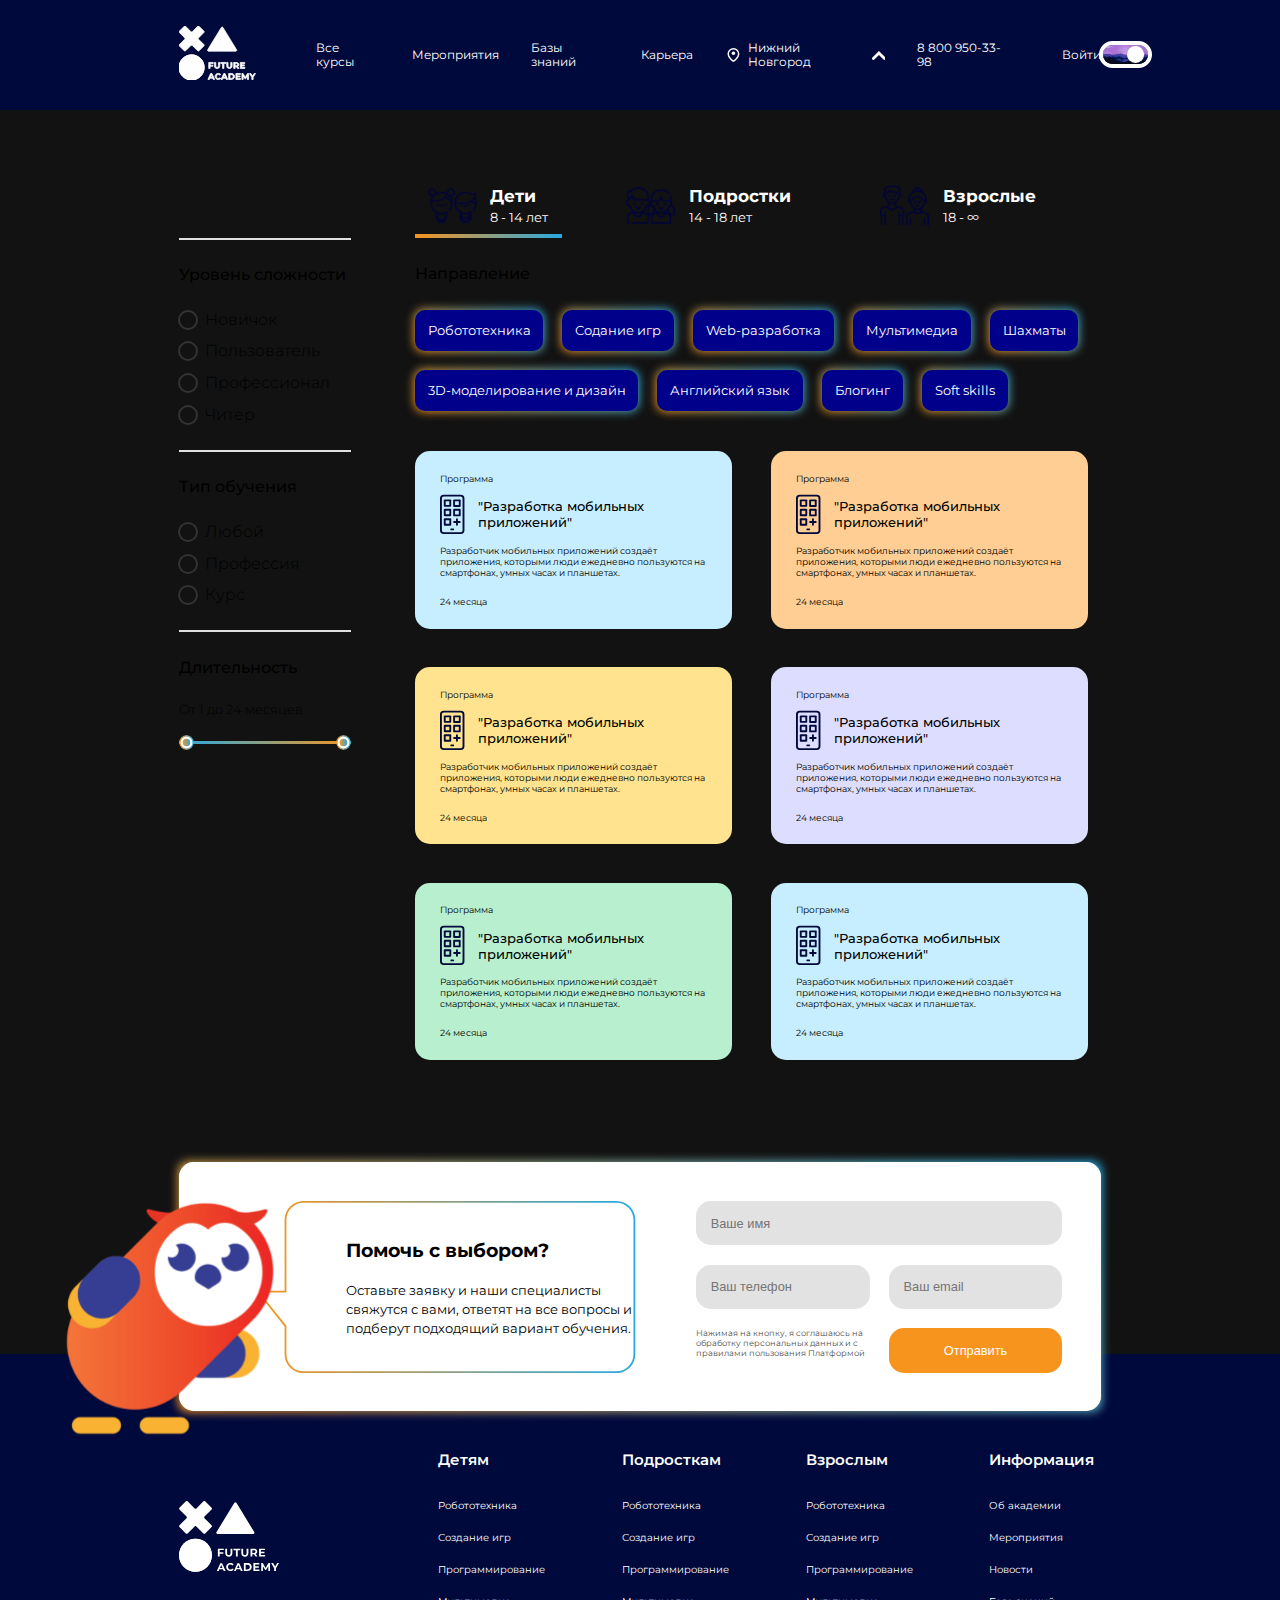
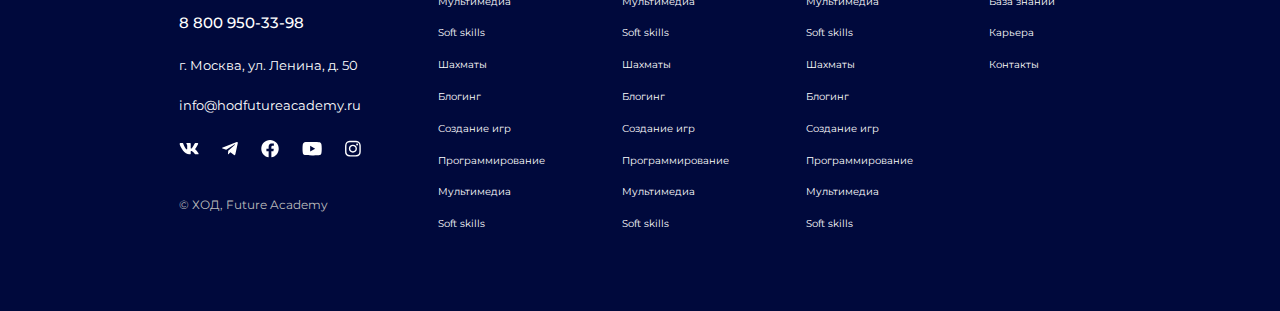
<file: courses.html>
<!DOCTYPE html>
<html lang="en">
<head>
    <meta charset="UTF-8">
    <meta name="viewport"
          content="width=device-width, user-scalable=no, initial-scale=1.0, maximum-scale=1.0, minimum-scale=1.0">
    <meta http-equiv="X-UA-Compatible" content="ie=edge">
    <link rel="stylesheet" href="css/desk-main.css">
    <link rel="stylesheet" href="css/desk-courses.css">
    <title>Future Academy - Все курсы</title>
</head>
<body>
    <header>
        <a href="index.html" class="logo">
            <svg width="100" height="71" viewBox="0 0 100 71" fill="none" xmlns="http://www.w3.org/2000/svg">
                <path d="M16.4671 70.6464C7.38524 70.6464 0 63.2611 0 54.1793C0 45.0974 7.38524 37.7122 16.4671 37.7122C25.549 37.7122 32.9342 45.0974 32.9342 54.1793C32.9342 63.311 25.549 70.6464 16.4671 70.6464Z" fill="#00093C"/>
                <path d="M16.4671 70.6464C7.38524 70.6464 0 63.2611 0 54.1793C0 45.0974 7.38524 37.7122 16.4671 37.7122C25.549 37.7122 32.9342 45.0974 32.9342 54.1793C32.9342 63.311 25.549 70.6464 16.4671 70.6464Z" fill="#00093C"/>
                <path d="M55.3895 1.8336L37.5251 31.0253C37.0261 31.8736 37.575 32.9215 38.5232 32.9215H56.3875H74.2518C75.1999 32.9215 75.7488 31.8237 75.2498 31.0253L57.3855 1.8336C56.8865 1.08509 55.8386 1.08509 55.3895 1.8336Z" fill="#00093C"/>
                <path d="M32.5847 6.77396L26.1475 0.336827C25.6984 -0.112276 24.9 -0.112276 24.4509 0.336827L17.3651 7.42267C16.916 7.87177 16.1176 7.87177 15.6685 7.42267L8.58263 0.336827C8.13353 -0.112276 7.33513 -0.112276 6.88602 0.336827L0.448888 6.77396C-0.000215136 7.22307 -0.000215136 8.02147 0.448888 8.47058L7.53472 15.5564C7.98382 16.0055 7.98382 16.8039 7.53472 17.253L0.448888 24.3389C-0.000215136 24.788 -0.000215136 25.5864 0.448888 26.0355L6.88602 32.4726C7.33513 32.9217 8.13353 32.9217 8.58263 32.4726L15.6685 25.3868C16.1176 24.9377 16.916 24.9377 17.3651 25.3868L24.4509 32.4726C24.9 32.9217 25.6984 32.9217 26.1475 32.4726L32.5847 26.0355C33.0338 25.5864 33.0338 24.788 32.5847 24.3389L25.4988 17.253C25.0497 16.8039 25.0497 16.0055 25.4988 15.5564L32.5847 8.47058C33.0837 8.02147 33.0837 7.27297 32.5847 6.77396Z" fill="#00093C"/>
                <path d="M40.6685 49.0892V51.185H44.3112V52.6321H40.6685V55.4764H38.8721V47.6421H44.7603V49.0892H40.6685Z" fill="black"/>
                <path d="M47.2058 54.678C46.607 54.0792 46.2577 53.181 46.2577 52.0333V47.6421H48.0541V51.9335C48.0541 53.3307 48.6529 54.0293 49.8006 54.0293C50.3495 54.0293 50.7986 53.8796 51.098 53.5303C51.3974 53.181 51.5471 52.682 51.5471 51.9335V47.6421H53.3435V52.0333C53.3435 53.181 53.0441 54.0792 52.3954 54.678C51.7966 55.2768 50.8984 55.6261 49.8006 55.6261C48.7028 55.6261 47.8046 55.2768 47.2058 54.678Z" fill="black"/>
                <path d="M56.9361 49.1391H54.441V47.6421H61.2275V49.1391H58.7325V55.4764H56.9361V49.1391Z" fill="black"/>
                <path d="M63.2733 54.678C62.6745 54.0792 62.3252 53.181 62.3252 52.0333V47.6421H64.1216V51.9335C64.1216 53.3307 64.7204 54.0293 65.8681 54.0293C66.417 54.0293 66.8661 53.8796 67.1655 53.5303C67.4649 53.181 67.6146 52.682 67.6146 51.9335V47.6421H69.411V52.0333C69.411 53.181 69.1116 54.0792 68.4629 54.678C67.8641 55.2768 66.9659 55.6261 65.8681 55.6261C64.7703 55.6261 63.922 55.2768 63.2733 54.678Z" fill="black"/>
                <path d="M76.4971 55.4768L75.0001 53.2812H74.9003H73.3035V55.4768H71.5071V47.6924H74.9003C75.5989 47.6924 76.1977 47.7922 76.6967 48.0417C77.1957 48.2912 77.5949 48.5906 77.8943 49.0397C78.1438 49.4389 78.2935 49.9878 78.2935 50.5367C78.2935 51.1355 78.1438 51.6345 77.8943 52.0337C77.5949 52.4329 77.1957 52.7822 76.6967 52.9818L78.4432 55.4768H76.4971ZM76.048 49.4888C75.7486 49.2393 75.3494 49.1395 74.8005 49.1395H73.3035V51.884H74.8005C75.3494 51.884 75.7486 51.7842 76.048 51.5347C76.3474 51.2852 76.4472 50.9858 76.4472 50.5367C76.4971 50.0377 76.3474 49.7383 76.048 49.4888Z" fill="black"/>
                <path d="M86.1279 54.0293V55.4764H80.09V47.6421H85.9782V49.0892H81.8864V50.7858H85.4792V52.2329H81.8864V54.0293H86.1279Z" fill="black"/>
                <path d="M44.012 68.2512H40.3693L39.6707 69.9478H37.8243L41.3174 62.1633H43.1138L46.6068 69.9478H44.7106L44.012 68.2512ZM43.4631 66.9039L42.2156 63.9098L40.9681 66.9039H43.4631Z" fill="black"/>
                <path d="M49.2017 69.5485C48.553 69.1992 48.054 68.7002 47.7047 68.1014C47.3554 67.5026 47.1558 66.804 47.1558 66.0056C47.1558 65.257 47.3554 64.5584 47.7047 63.9097C48.054 63.3109 48.6029 62.8119 49.2017 62.4626C49.8504 62.1133 50.549 61.9636 51.3474 61.9636C52.046 61.9636 52.6448 62.0634 53.1937 62.3129C53.7426 62.5624 54.1917 62.9117 54.5909 63.3608L53.4432 64.4087C52.8943 63.8099 52.2456 63.5105 51.4971 63.5105C50.9981 63.5105 50.5989 63.6103 50.1997 63.8099C49.8005 64.0095 49.5011 64.3089 49.3015 64.7081C49.1019 65.1073 49.0021 65.5065 49.0021 66.0056C49.0021 66.5046 49.1019 66.9038 49.3015 67.303C49.5011 67.7022 49.8005 68.0016 50.1997 68.2012C50.5989 68.4008 50.9981 68.5006 51.4971 68.5006C52.2955 68.5006 52.9442 68.2012 53.4432 67.5525L54.5909 68.6004C54.2416 69.0495 53.7426 69.3988 53.1937 69.6483C52.6448 69.8978 52.046 69.9976 51.3474 69.9976C50.5989 70.0475 49.8504 69.8978 49.2017 69.5485Z" fill="black"/>
                <path d="M61.1277 68.2512H57.485L56.7864 69.9478H54.9401L58.4331 62.1633H60.2295L63.7225 69.9478H61.8263L61.1277 68.2512ZM60.5788 66.9039L59.3313 63.9098L58.0838 66.9039H60.5788Z" fill="black"/>
                <path d="M64.8704 62.1133H68.4133C69.2616 62.1133 70.0101 62.263 70.6588 62.6123C71.3075 62.9117 71.8065 63.4107 72.1558 63.9596C72.5051 64.5584 72.7047 65.2071 72.7047 66.0055C72.7047 66.8039 72.5051 67.4526 72.1558 68.0514C71.8065 68.6502 71.3075 69.0993 70.6588 69.3987C70.0101 69.6981 69.2616 69.8977 68.4133 69.8977H64.8704V62.1133ZM68.3135 68.4506C69.1119 68.4506 69.7107 68.251 70.1598 67.8019C70.6089 67.3528 70.8584 66.754 70.8584 66.0554C70.8584 65.3069 70.6089 64.7081 70.1598 64.3089C69.7107 63.8598 69.062 63.6602 68.3135 63.6602H66.6668V68.5005H68.3135V68.4506Z" fill="black"/>
                <path d="M80.4391 68.5005V69.9476H74.4011V62.1133H80.2894V63.5604H76.1975V65.257H79.8403V66.6542H76.1975V68.5005H80.4391Z" fill="black"/>
                <path d="M89.3214 69.9476V65.257L87.026 69.0993H86.2276L83.9322 65.3568V69.9476H82.2356V62.1133H83.7326L86.6268 66.9536L89.521 62.1133H91.0181V69.9476H89.3214Z" fill="black"/>
                <path d="M96.9561 67.1532V69.9476H95.1596V67.1532L92.1157 62.1133H94.0618L96.1577 65.6063L98.2036 62.1133H100L96.9561 67.1532Z" fill="black"/>
            </svg>
        </a>
        <nav>
            <ul class="header-nav">
                <li class="first-item"><a href="courses.html">Все курсы</a></li>
                <li><a href="">Мероприятия</a></li>
                <li><a href="">Базы знаний</a></li>
                <li><a href="">Карьера</a></li>
                <li class="city-element">
                    <input type="checkbox" hidden id="selection-open">
                    <label for="selection-open">
                        <svg width="17" height="14" viewBox="0 0 17 20" fill="none" xmlns="http://www.w3.org/2000/svg">
                            <path d="M16 8.5C16 11.3282 14.13 13.9545 12.0535 15.9699C11.036 16.9575 10.0146 17.754 9.24613 18.304C8.95504 18.5123 8.70155 18.6843 8.5 18.8171C8.29845 18.6843 8.04496 18.5123 7.75387 18.304C6.98537 17.754 5.96395 16.9575 4.94648 15.9699C2.86999 13.9545 1 11.3282 1 8.5C1 4.35786 4.35786 1 8.5 1C12.6421 1 16 4.35786 16 8.5Z" stroke="#00093C" stroke-width="2"/>
                            <circle cx="8.5" cy="7.5" r="2.5" fill="#00093C"/>
                        </svg>

                        Нижний Новгород
                        <svg width="14" height="10" viewBox="0 0 10 7" fill="none" xmlns="http://www.w3.org/2000/svg">
                            <path d="M1 6L5 2L9 6" stroke="#00093C" stroke-width="2" stroke-linecap="round"/>
                        </svg>

                    </label>
                    <div class="city-selection">
                        <h5>Выберите свой город</h5>
                        <ul>
                            <li>
                                <label for="city-1">
                                    Абакан
                                    <input type="radio" hidden name="city" id="city-1">
                                </label>
                            </li>
                            <li>
                                <label for="city-2">
                                    Азов
                                    <input type="radio" hidden name="city" id="city-2">
                                </label>
                            </li>
                            <li>
                                <label for="city-3">
                                    Александров
                                    <input type="radio" hidden name="city" id="city-3">
                                </label>
                            </li>
                            <li>
                                <label for="city-4">
                                    Санкт-Петербург
                                    <input type="radio" hidden name="city" id="city-4">
                                </label>
                            </li>
                            <li>
                                <label for="city-5">
                                    Саратов
                                    <input type="radio" hidden name="city" id="city-5">
                                </label>
                            </li>
                            <li>
                                <label for="city-6">
                                    Нижний Новгород
                                    <input type="radio" hidden name="city" id="city-6">
                                </label>
                            </li>
                            <li>
                                <label for="city-7">
                                    Нижний Новгород
                                    <input type="radio" hidden name="city" id="city-7">
                                </label>
                            </li>
                            <li>
                                <label for="city-8">
                                    Нижний Новгород
                                    <input type="radio" hidden name="city" id="city-8">
                                </label>
                            </li>
                        </ul>
                    </div>
                </li>
                <li><a href="tel:88009503398">8 800 950-33-98</a></li>
                <li class="auth"><a href="#">Войти</a></li>
            </ul>
        </nav>
        <div class="toggle">
            <input id="toggle" type="checkbox" hidden>
            <div class="toggle-container">
                <img src="media/toggle-day.jpeg" alt="toggle-day-bg" class="toggle-day">
                <img src="media/toggle-night.jpg" alt="toggle-night-bg" class="toggle-night">
                <div class="toggle-btn"></div>
                <label for="toggle" class="toggle-area"></label>
            </div>
        </div>
    </header>
    <main>
        <aside>
            <form action="">
                <h4>Уровень сложности</h4>
                <input type="radio" name="radio-df" id="df-1">
                <label for="df-1">Новичок</label>
                <input type="radio" name="radio-df" id="df-2">
                <label for="df-2">Пользователь</label>
                <input type="radio" name="radio-df" id="df-3">
                <label for="df-3">Профессионал</label>
                <input type="radio" name="radio-df" id="df-4">
                <label for="df-4">Читер</label>

                <h4>Тип обучения</h4>
                <input type="radio" name="radio-tp" id="tp-1">
                <label for="tp-1">Любой</label>
                <input type="radio" name="radio-tp" id="tp-2">
                <label for="tp-2">Профессия</label>
                <input type="radio" name="radio-tp" id="tp-3">
                <label for="tp-3">Курс</label>

                <h4>Длительность</h4>
                <label class="duration-range">От 1 до 24 месяцев
<!--                    <span class="rangeValues"></span>-->
                    <input type="range" max="24" min="1" id="duration1" value="1">
                    <input type="range" max="24" min="1" id="duration2" value="24">
                </label>
            </form>
        </aside>
        <section class="courses">
            <div class="programs">
                <input type="radio" checked name="program" id="program-1">
                <label for="program-1">
                    <svg width="50" height="50" viewBox="0 0 50 50" fill="none" xmlns="http://www.w3.org/2000/svg" xmlns:xlink="http://www.w3.org/1999/xlink">
                        <rect width="49.0809" height="49.0809" fill="url(#pattern0_66_11639)"/>
                        <defs>
                            <pattern id="pattern0_66_11639" patternContentUnits="objectBoundingBox" width="1" height="1">
                                <use xlink:href="#image0_66_11639" transform="scale(0.0078125)"/>
                            </pattern>
                            <image id="image0_66_11639" width="128" height="128" xlink:href="[data-uri]"/>
                        </defs>
                    </svg>
                    <b>Дети</b>8 - 14 лет
                    <span class="selected-program"></span>
                </label>
                <input type="radio" name="program" id="program-2">
                <label for="program-2">
                    <svg width="50" height="50" viewBox="0 0 50 50" fill="none" xmlns="http://www.w3.org/2000/svg" xmlns:xlink="http://www.w3.org/1999/xlink">
                        <rect x="0.0810547" width="49.0809" height="49.0809" fill="url(#pattern0_66_11640)"/>
                        <defs>
                            <pattern id="pattern0_66_11640" patternContentUnits="objectBoundingBox" width="1" height="1">
                                <use xlink:href="#image0_66_11640" transform="scale(0.0078125)"/>
                            </pattern>
                            <image id="image0_66_11640" width="128" height="128" xlink:href="[data-uri]"/>
                        </defs>
                    </svg>
                    <b>Подростки</b>14 - 18 лет
                    <span class="selected-program"></span>
                </label>
                <input type="radio" name="program" id="program-3">
                <label for="program-3">
                    <svg width="50" height="50" viewBox="0 0 50 50" fill="none" xmlns="http://www.w3.org/2000/svg" xmlns:xlink="http://www.w3.org/1999/xlink">
                        <rect x="0.161865" width="49.0809" height="49.0809" fill="url(#pattern0_66_11641)"/>
                        <defs>
                            <pattern id="pattern0_66_11641" patternContentUnits="objectBoundingBox" width="1" height="1">
                                <use xlink:href="#image0_66_11641" transform="scale(0.0078125)"/>
                            </pattern>
                            <image id="image0_66_11641" width="128" height="128" xlink:href="[data-uri]"/>
                        </defs>
                    </svg>
                    <b>Взрослые</b>18 - ∞
                    <span class="selected-program"></span>
                </label>
            </div>
            <h4>Направление</h4>
            <ul class="programs-list">
                <li><a href="#" class="program-link-1">Робототехника</a></li>
                <li><a href="#" class="program-link-2">Содание игр</a></li>
                <li><a href="#" class="program-link-3">Web-разработка</a></li>
                <li><a href="#" class="program-link-4">Мультимедиа</a></li>
                <li><a href="#" class="program-link-5">Шахматы</a></li>
                <li><a href="#" class="program-link-6">3D-моделирование и дизайн</a></li>
                <li><a href="#" class="program-link-7">Английский язык</a></li>
                <li><a href="#" class="program-link-8">Блогинг</a></li>
                <li><a href="#" class="program-link-9">Soft skills</a></li>
            </ul>
            <div class="programs-cards">
                <div class="card" style="background: #C7EEFF;">
                    <p>Программа</p>
                    <svg width="27" height="43" viewBox="0 0 27 43" fill="none" xmlns="http://www.w3.org/2000/svg">
                        <rect x="1" y="1.40625" width="24.0406" height="40" rx="3" stroke="#00093C" stroke-width="2"/>
                        <path d="M12.0342 37.4102H14.0342" stroke="#00093C" stroke-width="2" stroke-linecap="round"/>
                        <path d="M15.0415 29.4711L21.0297 29.4709" stroke="#00093C" stroke-width="2" stroke-linecap="round"/>
                        <path d="M18.0355 26.4769L18.0356 32.4651" stroke="#00093C" stroke-width="2" stroke-linecap="round"/>
                        <mask id="path-5-inside-1_64_7723" fill="white">
                            <rect x="4.04736" y="5.38672" width="7.90212" height="7.90212" rx="1"/>
                        </mask>
                        <rect x="4.04736" y="5.38672" width="7.90212" height="7.90212" rx="1" stroke="#00093C" stroke-width="4" mask="url(#path-5-inside-1_64_7723)"/>
                        <mask id="path-6-inside-2_64_7723" fill="white">
                            <rect x="14.0342" y="5.38672" width="8.00441" height="8.00441" rx="1"/>
                        </mask>
                        <rect x="14.0342" y="5.38672" width="8.00441" height="8.00441" rx="1" stroke="#00093C" stroke-width="4" mask="url(#path-6-inside-2_64_7723)"/>
                        <mask id="path-7-inside-3_64_7723" fill="white">
                            <rect x="4.04736" y="15.4534" width="7.90212" height="7.90212" rx="1"/>
                        </mask>
                        <rect x="4.04736" y="15.4534" width="7.90212" height="7.90212" rx="1" stroke="#00093C" stroke-width="4" mask="url(#path-7-inside-3_64_7723)"/>
                        <mask id="path-8-inside-4_64_7723" fill="white">
                            <rect x="14.0342" y="15.4534" width="8.00441" height="8.00441" rx="1"/>
                        </mask>
                        <rect x="14.0342" y="15.4534" width="8.00441" height="8.00441" rx="1" stroke="#00093C" stroke-width="4" mask="url(#path-8-inside-4_64_7723)"/>
                        <mask id="path-9-inside-5_64_7723" fill="white">
                            <rect x="4.04736" y="25.5198" width="7.90212" height="7.90212" rx="1"/>
                        </mask>
                        <rect x="4.04736" y="25.5198" width="7.90212" height="7.90212" rx="1" stroke="#00093C" stroke-width="4" mask="url(#path-9-inside-5_64_7723)"/>
                    </svg>
                    <h5>"Разработка мобильных приложений"</h5>
                    <p>Разработчик мобильных приложений создаёт приложения, которыми люди ежедневно пользуются
                        на смартфонах, умных часах и планшетах. </p>
                    <p>24 месяца</p>
                </div>
                <div class="card" style="background-color: #FFCE94">
                    <p>Программа</p>
                    <svg width="27" height="43" viewBox="0 0 27 43" fill="none" xmlns="http://www.w3.org/2000/svg">
                        <rect x="1" y="1.40625" width="24.0406" height="40" rx="3" stroke="#00093C" stroke-width="2"/>
                        <path d="M12.0342 37.4102H14.0342" stroke="#00093C" stroke-width="2" stroke-linecap="round"/>
                        <path d="M15.0415 29.4711L21.0297 29.4709" stroke="#00093C" stroke-width="2" stroke-linecap="round"/>
                        <path d="M18.0355 26.4769L18.0356 32.4651" stroke="#00093C" stroke-width="2" stroke-linecap="round"/>
                        <mask id="path-5-inside-1_64_7723" fill="white">
                            <rect x="4.04736" y="5.38672" width="7.90212" height="7.90212" rx="1"/>
                        </mask>
                        <rect x="4.04736" y="5.38672" width="7.90212" height="7.90212" rx="1" stroke="#00093C" stroke-width="4" mask="url(#path-5-inside-1_64_7723)"/>
                        <mask id="path-6-inside-2_64_7723" fill="white">
                            <rect x="14.0342" y="5.38672" width="8.00441" height="8.00441" rx="1"/>
                        </mask>
                        <rect x="14.0342" y="5.38672" width="8.00441" height="8.00441" rx="1" stroke="#00093C" stroke-width="4" mask="url(#path-6-inside-2_64_7723)"/>
                        <mask id="path-7-inside-3_64_7723" fill="white">
                            <rect x="4.04736" y="15.4534" width="7.90212" height="7.90212" rx="1"/>
                        </mask>
                        <rect x="4.04736" y="15.4534" width="7.90212" height="7.90212" rx="1" stroke="#00093C" stroke-width="4" mask="url(#path-7-inside-3_64_7723)"/>
                        <mask id="path-8-inside-4_64_7723" fill="white">
                            <rect x="14.0342" y="15.4534" width="8.00441" height="8.00441" rx="1"/>
                        </mask>
                        <rect x="14.0342" y="15.4534" width="8.00441" height="8.00441" rx="1" stroke="#00093C" stroke-width="4" mask="url(#path-8-inside-4_64_7723)"/>
                        <mask id="path-9-inside-5_64_7723" fill="white">
                            <rect x="4.04736" y="25.5198" width="7.90212" height="7.90212" rx="1"/>
                        </mask>
                        <rect x="4.04736" y="25.5198" width="7.90212" height="7.90212" rx="1" stroke="#00093C" stroke-width="4" mask="url(#path-9-inside-5_64_7723)"/>
                    </svg>
                    <h5>"Разработка мобильных приложений"</h5>
                    <p>Разработчик мобильных приложений создаёт приложения, которыми люди ежедневно пользуются
                        на смартфонах, умных часах и планшетах. </p>
                    <p>24 месяца</p>
                </div>
                <div class="card" style="background: #FFE38E;">
                    <p>Программа</p>
                    <svg width="27" height="43" viewBox="0 0 27 43" fill="none" xmlns="http://www.w3.org/2000/svg">
                        <rect x="1" y="1.40625" width="24.0406" height="40" rx="3" stroke="#00093C" stroke-width="2"/>
                        <path d="M12.0342 37.4102H14.0342" stroke="#00093C" stroke-width="2" stroke-linecap="round"/>
                        <path d="M15.0415 29.4711L21.0297 29.4709" stroke="#00093C" stroke-width="2" stroke-linecap="round"/>
                        <path d="M18.0355 26.4769L18.0356 32.4651" stroke="#00093C" stroke-width="2" stroke-linecap="round"/>
                        <mask id="path-5-inside-1_64_7723" fill="white">
                            <rect x="4.04736" y="5.38672" width="7.90212" height="7.90212" rx="1"/>
                        </mask>
                        <rect x="4.04736" y="5.38672" width="7.90212" height="7.90212" rx="1" stroke="#00093C" stroke-width="4" mask="url(#path-5-inside-1_64_7723)"/>
                        <mask id="path-6-inside-2_64_7723" fill="white">
                            <rect x="14.0342" y="5.38672" width="8.00441" height="8.00441" rx="1"/>
                        </mask>
                        <rect x="14.0342" y="5.38672" width="8.00441" height="8.00441" rx="1" stroke="#00093C" stroke-width="4" mask="url(#path-6-inside-2_64_7723)"/>
                        <mask id="path-7-inside-3_64_7723" fill="white">
                            <rect x="4.04736" y="15.4534" width="7.90212" height="7.90212" rx="1"/>
                        </mask>
                        <rect x="4.04736" y="15.4534" width="7.90212" height="7.90212" rx="1" stroke="#00093C" stroke-width="4" mask="url(#path-7-inside-3_64_7723)"/>
                        <mask id="path-8-inside-4_64_7723" fill="white">
                            <rect x="14.0342" y="15.4534" width="8.00441" height="8.00441" rx="1"/>
                        </mask>
                        <rect x="14.0342" y="15.4534" width="8.00441" height="8.00441" rx="1" stroke="#00093C" stroke-width="4" mask="url(#path-8-inside-4_64_7723)"/>
                        <mask id="path-9-inside-5_64_7723" fill="white">
                            <rect x="4.04736" y="25.5198" width="7.90212" height="7.90212" rx="1"/>
                        </mask>
                        <rect x="4.04736" y="25.5198" width="7.90212" height="7.90212" rx="1" stroke="#00093C" stroke-width="4" mask="url(#path-9-inside-5_64_7723)"/>
                    </svg>
                    <h5>"Разработка мобильных приложений"</h5>
                    <p>Разработчик мобильных приложений создаёт приложения, которыми люди ежедневно пользуются
                        на смартфонах, умных часах и планшетах. </p>
                    <p>24 месяца</p>
                </div>
                <div class="card" style="background-color: #DDDDFF">
                    <p>Программа</p>
                    <svg width="27" height="43" viewBox="0 0 27 43" fill="none" xmlns="http://www.w3.org/2000/svg">
                        <rect x="1" y="1.40625" width="24.0406" height="40" rx="3" stroke="#00093C" stroke-width="2"/>
                        <path d="M12.0342 37.4102H14.0342" stroke="#00093C" stroke-width="2" stroke-linecap="round"/>
                        <path d="M15.0415 29.4711L21.0297 29.4709" stroke="#00093C" stroke-width="2" stroke-linecap="round"/>
                        <path d="M18.0355 26.4769L18.0356 32.4651" stroke="#00093C" stroke-width="2" stroke-linecap="round"/>
                        <mask id="path-5-inside-1_64_7723" fill="white">
                            <rect x="4.04736" y="5.38672" width="7.90212" height="7.90212" rx="1"/>
                        </mask>
                        <rect x="4.04736" y="5.38672" width="7.90212" height="7.90212" rx="1" stroke="#00093C" stroke-width="4" mask="url(#path-5-inside-1_64_7723)"/>
                        <mask id="path-6-inside-2_64_7723" fill="white">
                            <rect x="14.0342" y="5.38672" width="8.00441" height="8.00441" rx="1"/>
                        </mask>
                        <rect x="14.0342" y="5.38672" width="8.00441" height="8.00441" rx="1" stroke="#00093C" stroke-width="4" mask="url(#path-6-inside-2_64_7723)"/>
                        <mask id="path-7-inside-3_64_7723" fill="white">
                            <rect x="4.04736" y="15.4534" width="7.90212" height="7.90212" rx="1"/>
                        </mask>
                        <rect x="4.04736" y="15.4534" width="7.90212" height="7.90212" rx="1" stroke="#00093C" stroke-width="4" mask="url(#path-7-inside-3_64_7723)"/>
                        <mask id="path-8-inside-4_64_7723" fill="white">
                            <rect x="14.0342" y="15.4534" width="8.00441" height="8.00441" rx="1"/>
                        </mask>
                        <rect x="14.0342" y="15.4534" width="8.00441" height="8.00441" rx="1" stroke="#00093C" stroke-width="4" mask="url(#path-8-inside-4_64_7723)"/>
                        <mask id="path-9-inside-5_64_7723" fill="white">
                            <rect x="4.04736" y="25.5198" width="7.90212" height="7.90212" rx="1"/>
                        </mask>
                        <rect x="4.04736" y="25.5198" width="7.90212" height="7.90212" rx="1" stroke="#00093C" stroke-width="4" mask="url(#path-9-inside-5_64_7723)"/>
                    </svg>
                    <h5>"Разработка мобильных приложений"</h5>
                    <p>Разработчик мобильных приложений создаёт приложения, которыми люди ежедневно пользуются
                        на смартфонах, умных часах и планшетах. </p>
                    <p>24 месяца</p>
                </div>
                <div class="card" style="background: #B8EFCF;">
                    <p>Программа</p>
                    <svg width="27" height="43" viewBox="0 0 27 43" fill="none" xmlns="http://www.w3.org/2000/svg">
                        <rect x="1" y="1.40625" width="24.0406" height="40" rx="3" stroke="#00093C" stroke-width="2"/>
                        <path d="M12.0342 37.4102H14.0342" stroke="#00093C" stroke-width="2" stroke-linecap="round"/>
                        <path d="M15.0415 29.4711L21.0297 29.4709" stroke="#00093C" stroke-width="2" stroke-linecap="round"/>
                        <path d="M18.0355 26.4769L18.0356 32.4651" stroke="#00093C" stroke-width="2" stroke-linecap="round"/>
                        <mask id="path-5-inside-1_64_7723" fill="white">
                            <rect x="4.04736" y="5.38672" width="7.90212" height="7.90212" rx="1"/>
                        </mask>
                        <rect x="4.04736" y="5.38672" width="7.90212" height="7.90212" rx="1" stroke="#00093C" stroke-width="4" mask="url(#path-5-inside-1_64_7723)"/>
                        <mask id="path-6-inside-2_64_7723" fill="white">
                            <rect x="14.0342" y="5.38672" width="8.00441" height="8.00441" rx="1"/>
                        </mask>
                        <rect x="14.0342" y="5.38672" width="8.00441" height="8.00441" rx="1" stroke="#00093C" stroke-width="4" mask="url(#path-6-inside-2_64_7723)"/>
                        <mask id="path-7-inside-3_64_7723" fill="white">
                            <rect x="4.04736" y="15.4534" width="7.90212" height="7.90212" rx="1"/>
                        </mask>
                        <rect x="4.04736" y="15.4534" width="7.90212" height="7.90212" rx="1" stroke="#00093C" stroke-width="4" mask="url(#path-7-inside-3_64_7723)"/>
                        <mask id="path-8-inside-4_64_7723" fill="white">
                            <rect x="14.0342" y="15.4534" width="8.00441" height="8.00441" rx="1"/>
                        </mask>
                        <rect x="14.0342" y="15.4534" width="8.00441" height="8.00441" rx="1" stroke="#00093C" stroke-width="4" mask="url(#path-8-inside-4_64_7723)"/>
                        <mask id="path-9-inside-5_64_7723" fill="white">
                            <rect x="4.04736" y="25.5198" width="7.90212" height="7.90212" rx="1"/>
                        </mask>
                        <rect x="4.04736" y="25.5198" width="7.90212" height="7.90212" rx="1" stroke="#00093C" stroke-width="4" mask="url(#path-9-inside-5_64_7723)"/>
                    </svg>
                    <h5>"Разработка мобильных приложений"</h5>
                    <p>Разработчик мобильных приложений создаёт приложения, которыми люди ежедневно пользуются
                        на смартфонах, умных часах и планшетах. </p>
                    <p>24 месяца</p>
                </div>
                <div class="card" style="background-color: #C7EEFF">
                    <p>Программа</p>
                    <svg width="27" height="43" viewBox="0 0 27 43" fill="none" xmlns="http://www.w3.org/2000/svg">
                        <rect x="1" y="1.40625" width="24.0406" height="40" rx="3" stroke="#00093C" stroke-width="2"/>
                        <path d="M12.0342 37.4102H14.0342" stroke="#00093C" stroke-width="2" stroke-linecap="round"/>
                        <path d="M15.0415 29.4711L21.0297 29.4709" stroke="#00093C" stroke-width="2" stroke-linecap="round"/>
                        <path d="M18.0355 26.4769L18.0356 32.4651" stroke="#00093C" stroke-width="2" stroke-linecap="round"/>
                        <mask id="path-5-inside-1_64_7723" fill="white">
                            <rect x="4.04736" y="5.38672" width="7.90212" height="7.90212" rx="1"/>
                        </mask>
                        <rect x="4.04736" y="5.38672" width="7.90212" height="7.90212" rx="1" stroke="#00093C" stroke-width="4" mask="url(#path-5-inside-1_64_7723)"/>
                        <mask id="path-6-inside-2_64_7723" fill="white">
                            <rect x="14.0342" y="5.38672" width="8.00441" height="8.00441" rx="1"/>
                        </mask>
                        <rect x="14.0342" y="5.38672" width="8.00441" height="8.00441" rx="1" stroke="#00093C" stroke-width="4" mask="url(#path-6-inside-2_64_7723)"/>
                        <mask id="path-7-inside-3_64_7723" fill="white">
                            <rect x="4.04736" y="15.4534" width="7.90212" height="7.90212" rx="1"/>
                        </mask>
                        <rect x="4.04736" y="15.4534" width="7.90212" height="7.90212" rx="1" stroke="#00093C" stroke-width="4" mask="url(#path-7-inside-3_64_7723)"/>
                        <mask id="path-8-inside-4_64_7723" fill="white">
                            <rect x="14.0342" y="15.4534" width="8.00441" height="8.00441" rx="1"/>
                        </mask>
                        <rect x="14.0342" y="15.4534" width="8.00441" height="8.00441" rx="1" stroke="#00093C" stroke-width="4" mask="url(#path-8-inside-4_64_7723)"/>
                        <mask id="path-9-inside-5_64_7723" fill="white">
                            <rect x="4.04736" y="25.5198" width="7.90212" height="7.90212" rx="1"/>
                        </mask>
                        <rect x="4.04736" y="25.5198" width="7.90212" height="7.90212" rx="1" stroke="#00093C" stroke-width="4" mask="url(#path-9-inside-5_64_7723)"/>
                    </svg>
                    <h5>"Разработка мобильных приложений"</h5>
                    <p>Разработчик мобильных приложений создаёт приложения, которыми люди ежедневно пользуются
                        на смартфонах, умных часах и планшетах. </p>
                    <p>24 месяца</p>
                </div>
            </div>
        </section>
    </main>
    <footer>
        <div class="request">
            <div class="request-msg">
                <h3>Помочь с выбором?</h3>
                <p>Оставьте заявку и наши специалисты свяжутся с вами, ответят на все вопросы
                    и подберут подходящий вариант обучения.</p>
                <svg width="420" height="192" viewBox="0 0 420 192" fill="none" xmlns="http://www.w3.org/2000/svg">
                    <path fill-rule="evenodd" clip-rule="evenodd" d="M49.8947 1C38.849 1 29.8947 9.95431 29.8947 21V101H3.21884C1.54183 101 0.609485 102.94 1.6571 104.249L29.8947 139.546V171C29.8947 182.046 38.849 191 49.8947 191H399C410.046 191 419 182.046 419 171V21C419 9.95431 410.046 1 399 1H49.8947Z" fill="white"/>
                    <path d="M29.8947 101V102H30.8947V101H29.8947ZM1.6571 104.249L0.876235 104.874H0.876235L1.6571 104.249ZM29.8947 139.546H30.8947V139.196L30.6756 138.922L29.8947 139.546ZM30.8947 21C30.8947 10.5066 39.4013 2 49.8947 2V0C38.2967 0 28.8947 9.40202 28.8947 21H30.8947ZM30.8947 101V21H28.8947V101H30.8947ZM29.8947 100H3.21884V102H29.8947V100ZM3.21884 100C0.703319 100 -0.695192 102.91 0.876235 104.874L2.43797 103.625C1.91416 102.97 2.38034 102 3.21884 102V100ZM0.876235 104.874L29.1138 140.171L30.6756 138.922L2.43797 103.625L0.876235 104.874ZM30.8947 171V139.546H28.8947V171H30.8947ZM49.8947 190C39.4013 190 30.8947 181.493 30.8947 171H28.8947C28.8947 182.598 38.2967 192 49.8947 192V190ZM399 190H49.8947V192H399V190ZM418 171C418 181.493 409.493 190 399 190V192C410.598 192 420 182.598 420 171H418ZM418 21V171H420V21H418ZM399 2C409.493 2 418 10.5066 418 21H420C420 9.40202 410.598 0 399 0V2ZM49.8947 2H399V0H49.8947V2Z" fill="url(#paint0_linear_64_6705)"/>
                    <defs>
                        <linearGradient id="paint0_linear_64_6705" x1="1.21509" y1="96" x2="419" y2="96" gradientUnits="userSpaceOnUse">
                            <stop stop-color="#F7941D"/>
                            <stop offset="1" stop-color="#27AAE1"/>
                        </linearGradient>
                    </defs>
                </svg>
                <svg width="168" height="189" viewBox="0 0 168 189" fill="none" xmlns="http://www.w3.org/2000/svg" xmlns:xlink="http://www.w3.org/1999/xlink">
                    <rect width="168" height="188.054" transform="matrix(-1 0 0 1 168 0.63916)" fill="url(#pattern0_64_4104)"/>
                    <defs>
                        <pattern id="pattern0_64_4104" patternContentUnits="objectBoundingBox" width="1" height="1">
                            <use xlink:href="#image0_64_4104" transform="matrix(0.00178615 0 0 0.00159568 -0.896844 -0.71486)"/>
                        </pattern>
                        <image id="image0_64_4104" width="1565" height="1591" xlink:href="[data-uri]"/>
                    </defs>
                </svg>
            </div>
            <form action="/">
                <label for="name">
                    <input id="name" required type="text" placeholder="Ваше имя">
                </label>
                <label for="tel">
                    <input id="tel" type="tel" required placeholder="Ваш телефон">
                </label>
                <label for="email">
                    <input id="email" type="email" required placeholder="Ваш email">
                </label>
                <p>Нажимая на кнопку, я соглашаюсь
                    на обработку персональных данных
                    и с правилами пользования Платформой</p>
                <input type="submit" value="Отправить">
            </form>
        </div>
        <div class="footer">
            <div class="contacts">
                <a href="#">
                    <svg width="100" height="71" viewBox="0 0 100 71" fill="none" xmlns="http://www.w3.org/2000/svg">
                        <path d="M16.4671 70.6464C7.38524 70.6464 0 63.2611 0 54.1793C0 45.0974 7.38524 37.7122 16.4671 37.7122C25.549 37.7122 32.9342 45.0974 32.9342 54.1793C32.9342 63.311 25.549 70.6464 16.4671 70.6464Z" fill="#00093C"/>
                        <path d="M16.4671 70.6464C7.38524 70.6464 0 63.2611 0 54.1793C0 45.0974 7.38524 37.7122 16.4671 37.7122C25.549 37.7122 32.9342 45.0974 32.9342 54.1793C32.9342 63.311 25.549 70.6464 16.4671 70.6464Z" fill="#00093C"/>
                        <path d="M55.3895 1.8336L37.5251 31.0253C37.0261 31.8736 37.575 32.9215 38.5232 32.9215H56.3875H74.2518C75.1999 32.9215 75.7488 31.8237 75.2498 31.0253L57.3855 1.8336C56.8865 1.08509 55.8386 1.08509 55.3895 1.8336Z" fill="#00093C"/>
                        <path d="M32.5847 6.77396L26.1475 0.336827C25.6984 -0.112276 24.9 -0.112276 24.4509 0.336827L17.3651 7.42267C16.916 7.87177 16.1176 7.87177 15.6685 7.42267L8.58263 0.336827C8.13353 -0.112276 7.33513 -0.112276 6.88602 0.336827L0.448888 6.77396C-0.000215136 7.22307 -0.000215136 8.02147 0.448888 8.47058L7.53472 15.5564C7.98382 16.0055 7.98382 16.8039 7.53472 17.253L0.448888 24.3389C-0.000215136 24.788 -0.000215136 25.5864 0.448888 26.0355L6.88602 32.4726C7.33513 32.9217 8.13353 32.9217 8.58263 32.4726L15.6685 25.3868C16.1176 24.9377 16.916 24.9377 17.3651 25.3868L24.4509 32.4726C24.9 32.9217 25.6984 32.9217 26.1475 32.4726L32.5847 26.0355C33.0338 25.5864 33.0338 24.788 32.5847 24.3389L25.4988 17.253C25.0497 16.8039 25.0497 16.0055 25.4988 15.5564L32.5847 8.47058C33.0837 8.02147 33.0837 7.27297 32.5847 6.77396Z" fill="#00093C"/>
                        <path d="M40.6685 49.0892V51.185H44.3112V52.6321H40.6685V55.4764H38.8721V47.6421H44.7603V49.0892H40.6685Z" fill="black"/>
                        <path d="M47.2058 54.678C46.607 54.0792 46.2577 53.181 46.2577 52.0333V47.6421H48.0541V51.9335C48.0541 53.3307 48.6529 54.0293 49.8006 54.0293C50.3495 54.0293 50.7986 53.8796 51.098 53.5303C51.3974 53.181 51.5471 52.682 51.5471 51.9335V47.6421H53.3435V52.0333C53.3435 53.181 53.0441 54.0792 52.3954 54.678C51.7966 55.2768 50.8984 55.6261 49.8006 55.6261C48.7028 55.6261 47.8046 55.2768 47.2058 54.678Z" fill="black"/>
                        <path d="M56.9361 49.1391H54.441V47.6421H61.2275V49.1391H58.7325V55.4764H56.9361V49.1391Z" fill="black"/>
                        <path d="M63.2733 54.678C62.6745 54.0792 62.3252 53.181 62.3252 52.0333V47.6421H64.1216V51.9335C64.1216 53.3307 64.7204 54.0293 65.8681 54.0293C66.417 54.0293 66.8661 53.8796 67.1655 53.5303C67.4649 53.181 67.6146 52.682 67.6146 51.9335V47.6421H69.411V52.0333C69.411 53.181 69.1116 54.0792 68.4629 54.678C67.8641 55.2768 66.9659 55.6261 65.8681 55.6261C64.7703 55.6261 63.922 55.2768 63.2733 54.678Z" fill="black"/>
                        <path d="M76.4971 55.4768L75.0001 53.2812H74.9003H73.3035V55.4768H71.5071V47.6924H74.9003C75.5989 47.6924 76.1977 47.7922 76.6967 48.0417C77.1957 48.2912 77.5949 48.5906 77.8943 49.0397C78.1438 49.4389 78.2935 49.9878 78.2935 50.5367C78.2935 51.1355 78.1438 51.6345 77.8943 52.0337C77.5949 52.4329 77.1957 52.7822 76.6967 52.9818L78.4432 55.4768H76.4971ZM76.048 49.4888C75.7486 49.2393 75.3494 49.1395 74.8005 49.1395H73.3035V51.884H74.8005C75.3494 51.884 75.7486 51.7842 76.048 51.5347C76.3474 51.2852 76.4472 50.9858 76.4472 50.5367C76.4971 50.0377 76.3474 49.7383 76.048 49.4888Z" fill="black"/>
                        <path d="M86.1279 54.0293V55.4764H80.09V47.6421H85.9782V49.0892H81.8864V50.7858H85.4792V52.2329H81.8864V54.0293H86.1279Z" fill="black"/>
                        <path d="M44.012 68.2512H40.3693L39.6707 69.9478H37.8243L41.3174 62.1633H43.1138L46.6068 69.9478H44.7106L44.012 68.2512ZM43.4631 66.9039L42.2156 63.9098L40.9681 66.9039H43.4631Z" fill="black"/>
                        <path d="M49.2017 69.5485C48.553 69.1992 48.054 68.7002 47.7047 68.1014C47.3554 67.5026 47.1558 66.804 47.1558 66.0056C47.1558 65.257 47.3554 64.5584 47.7047 63.9097C48.054 63.3109 48.6029 62.8119 49.2017 62.4626C49.8504 62.1133 50.549 61.9636 51.3474 61.9636C52.046 61.9636 52.6448 62.0634 53.1937 62.3129C53.7426 62.5624 54.1917 62.9117 54.5909 63.3608L53.4432 64.4087C52.8943 63.8099 52.2456 63.5105 51.4971 63.5105C50.9981 63.5105 50.5989 63.6103 50.1997 63.8099C49.8005 64.0095 49.5011 64.3089 49.3015 64.7081C49.1019 65.1073 49.0021 65.5065 49.0021 66.0056C49.0021 66.5046 49.1019 66.9038 49.3015 67.303C49.5011 67.7022 49.8005 68.0016 50.1997 68.2012C50.5989 68.4008 50.9981 68.5006 51.4971 68.5006C52.2955 68.5006 52.9442 68.2012 53.4432 67.5525L54.5909 68.6004C54.2416 69.0495 53.7426 69.3988 53.1937 69.6483C52.6448 69.8978 52.046 69.9976 51.3474 69.9976C50.5989 70.0475 49.8504 69.8978 49.2017 69.5485Z" fill="black"/>
                        <path d="M61.1277 68.2512H57.485L56.7864 69.9478H54.9401L58.4331 62.1633H60.2295L63.7225 69.9478H61.8263L61.1277 68.2512ZM60.5788 66.9039L59.3313 63.9098L58.0838 66.9039H60.5788Z" fill="black"/>
                        <path d="M64.8704 62.1133H68.4133C69.2616 62.1133 70.0101 62.263 70.6588 62.6123C71.3075 62.9117 71.8065 63.4107 72.1558 63.9596C72.5051 64.5584 72.7047 65.2071 72.7047 66.0055C72.7047 66.8039 72.5051 67.4526 72.1558 68.0514C71.8065 68.6502 71.3075 69.0993 70.6588 69.3987C70.0101 69.6981 69.2616 69.8977 68.4133 69.8977H64.8704V62.1133ZM68.3135 68.4506C69.1119 68.4506 69.7107 68.251 70.1598 67.8019C70.6089 67.3528 70.8584 66.754 70.8584 66.0554C70.8584 65.3069 70.6089 64.7081 70.1598 64.3089C69.7107 63.8598 69.062 63.6602 68.3135 63.6602H66.6668V68.5005H68.3135V68.4506Z" fill="black"/>
                        <path d="M80.4391 68.5005V69.9476H74.4011V62.1133H80.2894V63.5604H76.1975V65.257H79.8403V66.6542H76.1975V68.5005H80.4391Z" fill="black"/>
                        <path d="M89.3214 69.9476V65.257L87.026 69.0993H86.2276L83.9322 65.3568V69.9476H82.2356V62.1133H83.7326L86.6268 66.9536L89.521 62.1133H91.0181V69.9476H89.3214Z" fill="black"/>
                        <path d="M96.9561 67.1532V69.9476H95.1596V67.1532L92.1157 62.1133H94.0618L96.1577 65.6063L98.2036 62.1133H100L96.9561 67.1532Z" fill="black"/>
                    </svg>
                </a>
                <a href="tel:88009503398" class="number">8 800 950-33-98</a>
                <p>г. Москва, ул. Ленина, д. 50</p>
                <a href="mailto:info@hodfutureacademy.ru">info@hodfutureacademy.ru</a>
                <div class="links">
                    <a href="#">
                        <svg width="20" height="12" viewBox="0 0 20 12" fill="none" xmlns="http://www.w3.org/2000/svg">
                            <path d="M19.1602 0.855469C19.0898 1.20703 18.8086 1.78125 18.3164 2.57812C17.8477 3.375 17.4141 4.07812 17.0156 4.6875C16.6172 5.27344 16.4062 5.57812 16.3828 5.60156C16.2422 5.8125 16.1719 5.96484 16.1719 6.05859C16.1719 6.15234 16.2422 6.31641 16.3828 6.55078C16.3828 6.55078 16.4531 6.63281 16.5938 6.79688C16.7578 6.96094 16.9453 7.14844 17.1562 7.35938C17.3672 7.57031 17.6016 7.81641 17.8594 8.09766C18.1172 8.37891 18.3516 8.66016 18.5625 8.94141C18.7969 9.19922 18.9961 9.46875 19.1602 9.75C19.3477 10.0312 19.4766 10.2656 19.5469 10.4531C19.7109 11.0391 19.4766 11.332 18.8438 11.332H16.7695C16.6055 11.332 16.4648 11.3086 16.3477 11.2617C16.2305 11.2148 16.1016 11.1328 15.9609 11.0156C15.8203 10.8984 15.6914 10.7695 15.5742 10.6289C15.457 10.4883 15.2812 10.2891 15.0469 10.0312C14.8125 9.77344 14.5781 9.52734 14.3438 9.29297C13.4062 8.40234 12.7148 7.95703 12.2695 7.95703C11.9883 7.95703 11.8242 8.03906 11.7773 8.20312C11.7305 8.36719 11.707 8.83594 11.707 9.60938C11.7305 9.98438 11.7422 10.2891 11.7422 10.5234C11.7422 10.8047 11.6484 11.0156 11.4609 11.1562C11.2734 11.2734 10.8633 11.332 10.2305 11.332C9.12891 11.332 8.01562 11.0039 6.89062 10.3477C5.76562 9.69141 4.78125 8.75391 3.9375 7.53516C3.14062 6.45703 2.47266 5.39062 1.93359 4.33594C1.41797 3.25781 1.07812 2.4375 0.914062 1.875C0.75 1.3125 0.667969 0.914062 0.667969 0.679688C0.667969 0.28125 0.902344 0.0820312 1.37109 0.0820312H3.44531C3.70312 0.0820312 3.89062 0.140625 4.00781 0.257812C4.14844 0.375 4.26562 0.585938 4.35938 0.890625C4.85156 2.32031 5.44922 3.59766 6.15234 4.72266C6.87891 5.84766 7.42969 6.41016 7.80469 6.41016C7.94531 6.41016 8.03906 6.36328 8.08594 6.26953C8.15625 6.15234 8.19141 5.94141 8.19141 5.63672V2.57812C8.16797 2.25 8.10938 1.96875 8.01562 1.73438C7.92188 1.5 7.82812 1.33594 7.73438 1.24219C7.64062 1.125 7.54688 1.00781 7.45312 0.890625C7.38281 0.773438 7.34766 0.667969 7.34766 0.574219C7.34766 0.480469 7.37109 0.398438 7.41797 0.328125C7.46484 0.257812 7.52344 0.199219 7.59375 0.152344C7.6875 0.105469 7.78125 0.0820312 7.875 0.0820312H11.1445C11.5195 0.0820312 11.707 0.339844 11.707 0.855469V4.93359C11.707 5.33203 11.8125 5.53125 12.0234 5.53125C12.2578 5.53125 12.5859 5.32031 13.0078 4.89844C13.4531 4.40625 13.8867 3.80859 14.3086 3.10547C14.7305 2.40234 15.0469 1.81641 15.2578 1.34766L15.5742 0.679688C15.7383 0.28125 16.0312 0.0820312 16.4531 0.0820312H18.5273C19.0898 0.0820312 19.3008 0.339844 19.1602 0.855469Z" fill="white"/>
                        </svg>
                    </a>
                    <a href="#">
                        <svg width="16" height="15" viewBox="0 0 16 15" fill="none" xmlns="http://www.w3.org/2000/svg">
                            <path d="M15.75 2.1875L13.3594 13.3672C13.1719 14.1641 12.7383 14.375 12.0586 14L8.4375 11.3281L6.67969 13.0156C6.44531 13.25 6.19922 13.3672 5.94141 13.3672L6.22266 9.67578L12.9375 3.62891C13.1016 3.46484 13.1016 3.37109 12.9375 3.34766C12.7969 3.30078 12.6445 3.33594 12.4805 3.45312L4.18359 8.69141L0.597656 7.56641C0.199219 7.44922 0.0117187 7.27344 0.0351562 7.03906C0.0585938 6.80469 0.304688 6.60547 0.773438 6.44141L14.7305 1.02734C15.082 0.910156 15.3633 0.957031 15.5742 1.16797C15.7852 1.35547 15.8438 1.69531 15.75 2.1875Z" fill="white"/>
                        </svg>
                    </a>
                    <a href="#">
                        <svg width="18" height="19" viewBox="0 0 18 19" fill="none" xmlns="http://www.w3.org/2000/svg">
                            <path d="M17.7188 9.70703C17.7188 11.8633 17.0156 13.7617 15.6094 15.4023C14.2031 17.0195 12.457 17.9922 10.3711 18.3203V12.2383H12.4102L12.7969 9.70703H10.3711V8.05469C10.3711 7.16406 10.8398 6.71875 11.7773 6.71875H12.8672V4.57422C12.2109 4.45703 11.5664 4.39844 10.9336 4.39844C10.2539 4.39844 9.66797 4.52734 9.17578 4.78516C8.70703 5.04297 8.33203 5.42969 8.05078 5.94531C7.76953 6.46094 7.62891 7.07031 7.62891 7.77344V9.70703H5.41406V12.2383H7.62891V18.3203C5.54297 17.9922 3.79688 17.0195 2.39062 15.4023C0.984375 13.7617 0.28125 11.8633 0.28125 9.70703C0.28125 7.29297 1.125 5.24219 2.8125 3.55469C4.52344 1.84375 6.58594 0.988281 9 0.988281C11.4141 0.988281 13.4648 1.84375 15.1523 3.55469C16.8633 5.24219 17.7188 7.29297 17.7188 9.70703Z" fill="white"/>
                        </svg>
                    </a>
                    <a href="#">
                        <svg width="20" height="15" viewBox="0 0 20 15" fill="none" xmlns="http://www.w3.org/2000/svg">
                            <path d="M19.3359 3.06641C19.4062 3.34766 19.4648 3.69922 19.5117 4.12109C19.582 4.54297 19.6289 4.96484 19.6523 5.38672C19.6758 5.78516 19.6875 6.16016 19.6875 6.51172C19.7109 6.86328 19.7227 7.15625 19.7227 7.39062V7.70703C19.7227 9.81641 19.5938 11.375 19.3359 12.3828C19.2188 12.7812 19.0078 13.1328 18.7031 13.4375C18.3984 13.7422 18.0352 13.9531 17.6133 14.0703C17.168 14.1875 16.3242 14.2812 15.082 14.3516C13.8398 14.3984 12.7031 14.4336 11.6719 14.457H10.125C6.11719 14.457 3.62109 14.3281 2.63672 14.0703C1.72266 13.8125 1.14844 13.25 0.914062 12.3828C0.796875 11.9375 0.703125 11.3281 0.632812 10.5547C0.585938 9.75781 0.550781 9.08984 0.527344 8.55078V7.70703C0.527344 5.62109 0.65625 4.07422 0.914062 3.06641C1.03125 2.64453 1.24219 2.28125 1.54688 1.97656C1.85156 1.67187 2.21484 1.46094 2.63672 1.34375C3.08203 1.22656 3.92578 1.14453 5.16797 1.09766C6.41016 1.02734 7.54688 0.980469 8.57812 0.957031H10.125C14.1328 0.957031 16.6289 1.08594 17.6133 1.34375C18.0352 1.46094 18.3984 1.67187 18.7031 1.97656C19.0078 2.28125 19.2188 2.64453 19.3359 3.06641ZM8.15625 10.5898L13.1836 7.70703L8.15625 4.85938V10.5898Z" fill="white"/>
                        </svg>
                    </a>
                    <a href="#">
                        <svg width="16" height="17" viewBox="0 0 16 17" fill="none" xmlns="http://www.w3.org/2000/svg">
                            <path d="M5.02734 5.85938C5.82422 5.0625 6.78516 4.66406 7.91016 4.66406C9.03516 4.66406 9.98438 5.0625 10.7578 5.85938C11.5547 6.63281 11.9531 7.58203 11.9531 8.70703C11.9531 9.83203 11.5547 10.793 10.7578 11.5898C9.98438 12.3633 9.03516 12.75 7.91016 12.75C6.78516 12.75 5.82422 12.3633 5.02734 11.5898C4.25391 10.793 3.86719 9.83203 3.86719 8.70703C3.86719 7.58203 4.25391 6.63281 5.02734 5.85938ZM6.04688 10.5703C6.5625 11.0859 7.18359 11.3438 7.91016 11.3438C8.63672 11.3438 9.25781 11.0859 9.77344 10.5703C10.2891 10.0547 10.5469 9.43359 10.5469 8.70703C10.5469 7.98047 10.2891 7.35938 9.77344 6.84375C9.25781 6.32812 8.63672 6.07031 7.91016 6.07031C7.18359 6.07031 6.5625 6.32812 6.04688 6.84375C5.53125 7.35938 5.27344 7.98047 5.27344 8.70703C5.27344 9.43359 5.53125 10.0547 6.04688 10.5703ZM12.7617 3.85547C12.9492 4.01953 13.043 4.23047 13.043 4.48828C13.043 4.74609 12.9492 4.96875 12.7617 5.15625C12.5977 5.34375 12.3867 5.4375 12.1289 5.4375C11.8711 5.4375 11.6484 5.34375 11.4609 5.15625C11.2734 4.96875 11.1797 4.74609 11.1797 4.48828C11.1797 4.23047 11.2734 4.01953 11.4609 3.85547C11.6484 3.66797 11.8711 3.57422 12.1289 3.57422C12.3867 3.57422 12.5977 3.66797 12.7617 3.85547ZM15.75 5.47266C15.7734 6.10547 15.7852 7.18359 15.7852 8.70703C15.7852 10.2305 15.7734 11.3086 15.75 11.9414C15.6797 13.3711 15.2461 14.4844 14.4492 15.2812C13.6758 16.0547 12.5742 16.4648 11.1445 16.5117C10.5117 16.5586 9.43359 16.582 7.91016 16.582C6.38672 16.582 5.30859 16.5586 4.67578 16.5117C3.24609 16.4414 2.14453 16.0195 1.37109 15.2461C1.06641 14.9648 0.820312 14.6367 0.632812 14.2617C0.445312 13.8867 0.304688 13.5234 0.210938 13.1719C0.140625 12.8203 0.105469 12.4102 0.105469 11.9414C0.0585937 11.3086 0.0351562 10.2305 0.0351562 8.70703C0.0351562 7.18359 0.0585937 6.09375 0.105469 5.4375C0.175781 4.03125 0.597656 2.94141 1.37109 2.16797C2.14453 1.37109 3.24609 0.9375 4.67578 0.867188C5.30859 0.84375 6.38672 0.832031 7.91016 0.832031C9.43359 0.832031 10.5117 0.84375 11.1445 0.867188C12.5742 0.9375 13.6758 1.37109 14.4492 2.16797C15.2461 2.94141 15.6797 4.04297 15.75 5.47266ZM14.0625 13.3477C14.1328 13.1602 14.1914 12.9258 14.2383 12.6445C14.2852 12.3398 14.3203 11.9883 14.3438 11.5898C14.3672 11.168 14.3789 10.8281 14.3789 10.5703C14.3789 10.3125 14.3789 9.94922 14.3789 9.48047C14.3789 9.01172 14.3789 8.75391 14.3789 8.70703C14.3789 8.63672 14.3789 8.37891 14.3789 7.93359C14.3789 7.46484 14.3789 7.10156 14.3789 6.84375C14.3789 6.58594 14.3672 6.25781 14.3438 5.85938C14.3203 5.4375 14.2852 5.08594 14.2383 4.80469C14.1914 4.5 14.1328 4.25391 14.0625 4.06641C13.7812 3.33984 13.2773 2.83594 12.5508 2.55469C12.3633 2.48438 12.1172 2.42578 11.8125 2.37891C11.5312 2.33203 11.1797 2.29688 10.7578 2.27344C10.3594 2.25 10.0312 2.23828 9.77344 2.23828C9.53906 2.23828 9.17578 2.23828 8.68359 2.23828C8.21484 2.23828 7.95703 2.23828 7.91016 2.23828C7.86328 2.23828 7.60547 2.23828 7.13672 2.23828C6.66797 2.23828 6.30469 2.23828 6.04688 2.23828C5.78906 2.23828 5.44922 2.25 5.02734 2.27344C4.62891 2.29688 4.27734 2.33203 3.97266 2.37891C3.69141 2.42578 3.45703 2.48438 3.26953 2.55469C2.54297 2.83594 2.03906 3.33984 1.75781 4.06641C1.6875 4.25391 1.62891 4.5 1.58203 4.80469C1.53516 5.08594 1.5 5.4375 1.47656 5.85938C1.45312 6.25781 1.44141 6.58594 1.44141 6.84375C1.44141 7.07812 1.44141 7.44141 1.44141 7.93359C1.44141 8.40234 1.44141 8.66016 1.44141 8.70703C1.44141 8.80078 1.44141 9.02344 1.44141 9.375C1.44141 9.70312 1.44141 9.98438 1.44141 10.2188C1.44141 10.4297 1.44141 10.7109 1.44141 11.0625C1.46484 11.4141 1.48828 11.7188 1.51172 11.9766C1.53516 12.2109 1.57031 12.457 1.61719 12.7148C1.66406 12.9727 1.71094 13.1836 1.75781 13.3477C2.0625 14.0742 2.56641 14.5781 3.26953 14.8594C3.45703 14.9297 3.69141 14.9883 3.97266 15.0352C4.27734 15.082 4.62891 15.1172 5.02734 15.1406C5.44922 15.1641 5.77734 15.1758 6.01172 15.1758C6.26953 15.1758 6.63281 15.1758 7.10156 15.1758C7.59375 15.1758 7.86328 15.1758 7.91016 15.1758C7.98047 15.1758 8.23828 15.1758 8.68359 15.1758C9.15234 15.1758 9.51562 15.1758 9.77344 15.1758C10.0312 15.1758 10.3594 15.1641 10.7578 15.1406C11.1797 15.1172 11.5312 15.082 11.8125 15.0352C12.1172 14.9883 12.3633 14.9297 12.5508 14.8594C13.2773 14.5547 13.7812 14.0508 14.0625 13.3477Z" fill="white"/>
                        </svg>
                    </a>
                </div>
                <p class="copyright">© ХОД, Future Academy</p>
            </div>
            <ul class="children">
                Детям
                <li><a href="#">Робототехника</a></li>
                <li><a href="#">Создание игр</a></li>
                <li><a href="#">Программирование</a></li>
                <li><a href="#">Мультимедиа</a></li>
                <li><a href="#">Soft skills</a></li>
                <li><a href="#">Шахматы</a></li>
                <li><a href="#">Блогинг</a></li>
                <li><a href="#">Создание игр</a></li>
                <li><a href="#">Программирование</a></li>
                <li><a href="#">Мультимедиа</a></li>
                <li><a href="#">Soft skills</a></li>
            </ul>
            <ul class="children">
                Подросткам
                <li><a href="#">Робототехника</a></li>
                <li><a href="#">Создание игр</a></li>
                <li><a href="#">Программирование</a></li>
                <li><a href="#">Мультимедиа</a></li>
                <li><a href="#">Soft skills</a></li>
                <li><a href="#">Шахматы</a></li>
                <li><a href="#">Блогинг</a></li>
                <li><a href="#">Создание игр</a></li>
                <li><a href="#">Программирование</a></li>
                <li><a href="#">Мультимедиа</a></li>
                <li><a href="#">Soft skills</a></li>
            </ul>
            <ul class="children">
                Взрослым
                <li><a href="#">Робототехника</a></li>
                <li><a href="#">Создание игр</a></li>
                <li><a href="#">Программирование</a></li>
                <li><a href="#">Мультимедиа</a></li>
                <li><a href="#">Soft skills</a></li>
                <li><a href="#">Шахматы</a></li>
                <li><a href="#">Блогинг</a></li>
                <li><a href="#">Создание игр</a></li>
                <li><a href="#">Программирование</a></li>
                <li><a href="#">Мультимедиа</a></li>
                <li><a href="#">Soft skills</a></li>
            </ul>
            <ul class="children">
                Информация
                <li><a href="#">Об академии</a></li>
                <li><a href="#">Мероприятия</a></li>
                <li><a href="news.html">Новости</a></li>
                <li><a href="#">База знаний</a></li>
                <li><a href="#">Карьера</a></li>
                <li><a href="#">Контакты</a></li>
            </ul>
        </div>
    </footer>
    <script src="script.js"></script>
    <script src="range-input.js"></script>
</body>
</html>
</file>
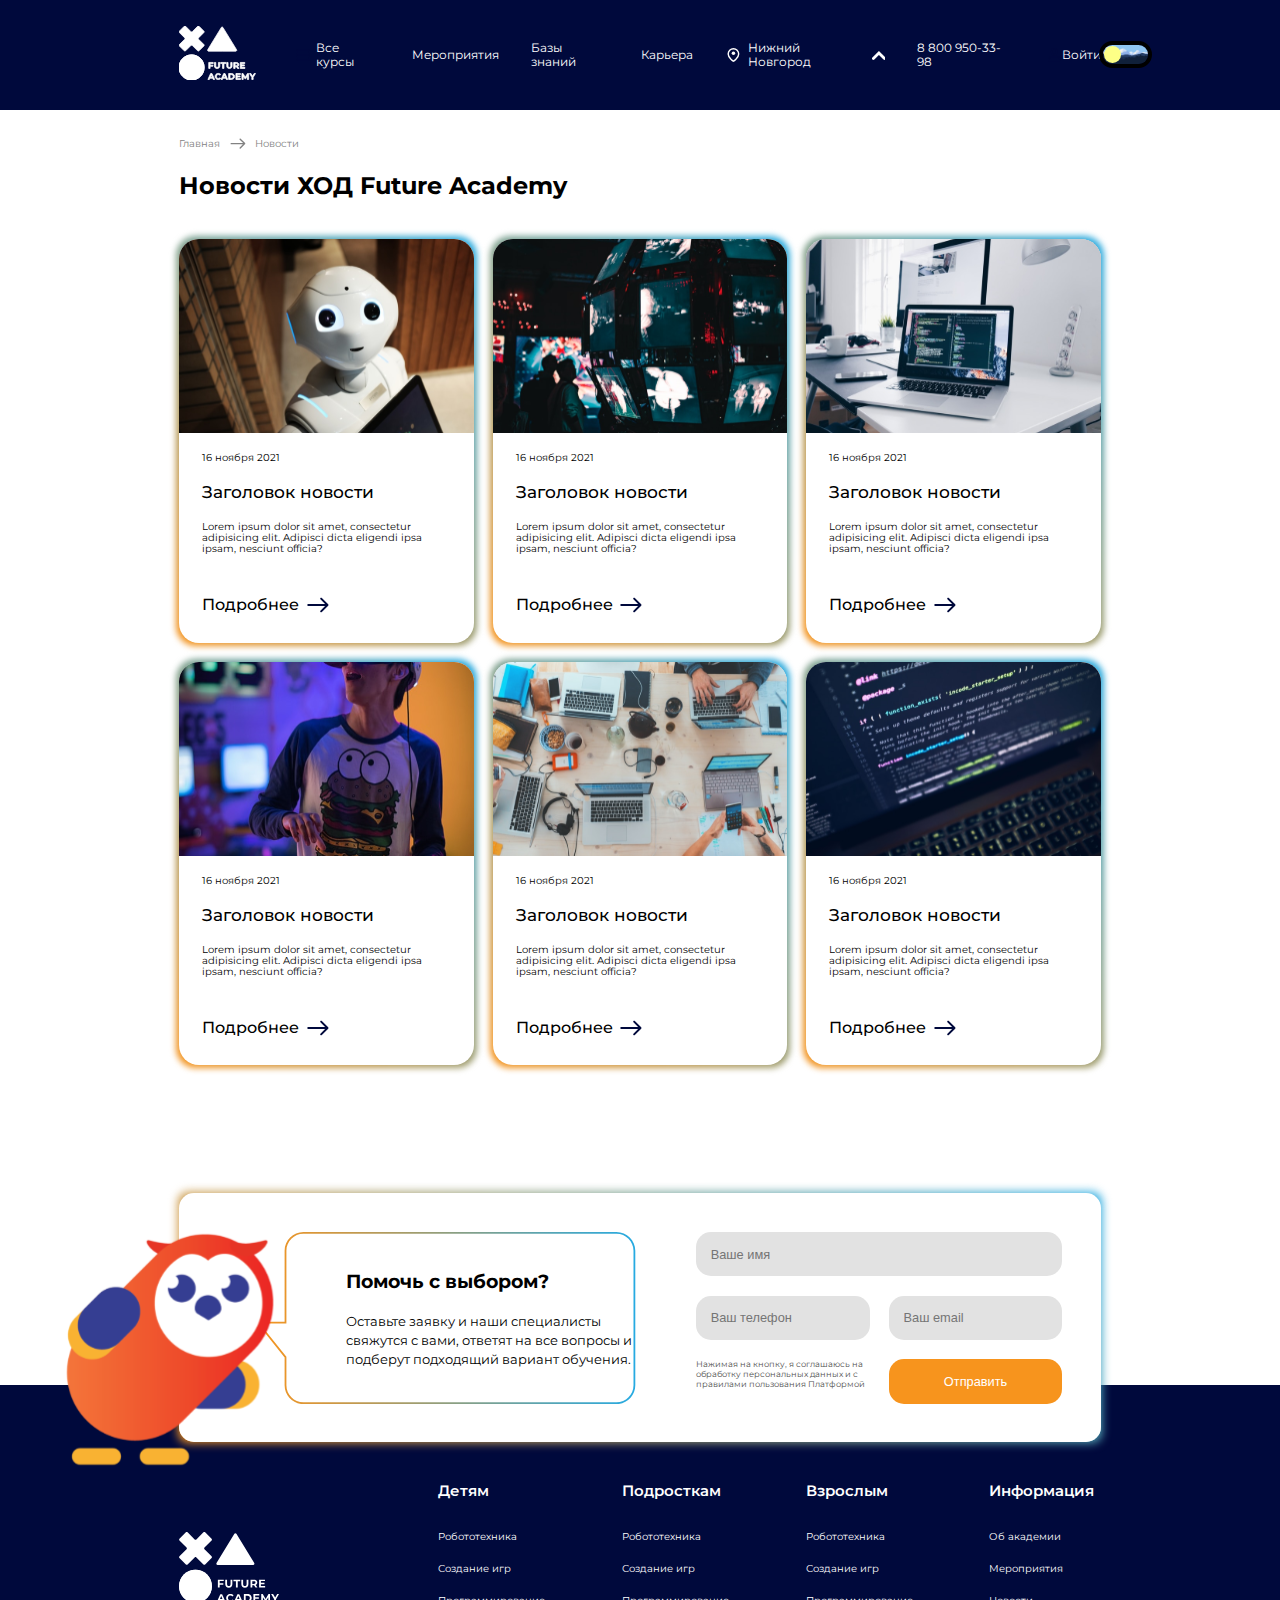
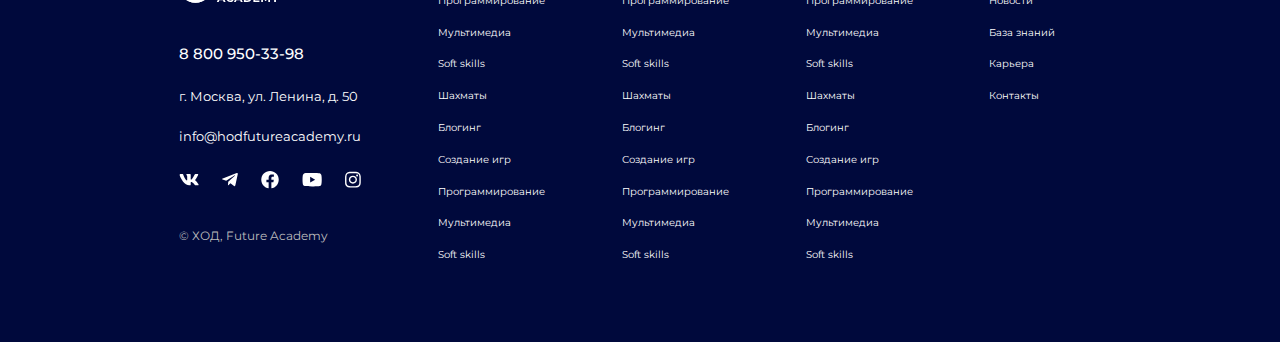
<file: news.html>
<!DOCTYPE html>
<html lang="en">
<head>
    <meta charset="UTF-8">
    <meta name="viewport"
          content="width=device-width, user-scalable=no, initial-scale=1.0, maximum-scale=1.0, minimum-scale=1.0">
    <meta http-equiv="X-UA-Compatible" content="ie=edge">
    <link rel="stylesheet" href="css/desk-main.css">
    <link rel="stylesheet" href="css/desk-courses.css">
    <link rel="stylesheet" href="css/desk-news.css">
    <title>Future Academy - Новости</title>
</head>
<body>
    <header>
        <a href="index.html" class="logo">
            <svg width="100" height="71" viewBox="0 0 100 71" fill="none" xmlns="http://www.w3.org/2000/svg">
                <path d="M16.4671 70.6464C7.38524 70.6464 0 63.2611 0 54.1793C0 45.0974 7.38524 37.7122 16.4671 37.7122C25.549 37.7122 32.9342 45.0974 32.9342 54.1793C32.9342 63.311 25.549 70.6464 16.4671 70.6464Z" fill="#00093C"/>
                <path d="M16.4671 70.6464C7.38524 70.6464 0 63.2611 0 54.1793C0 45.0974 7.38524 37.7122 16.4671 37.7122C25.549 37.7122 32.9342 45.0974 32.9342 54.1793C32.9342 63.311 25.549 70.6464 16.4671 70.6464Z" fill="#00093C"/>
                <path d="M55.3895 1.8336L37.5251 31.0253C37.0261 31.8736 37.575 32.9215 38.5232 32.9215H56.3875H74.2518C75.1999 32.9215 75.7488 31.8237 75.2498 31.0253L57.3855 1.8336C56.8865 1.08509 55.8386 1.08509 55.3895 1.8336Z" fill="#00093C"/>
                <path d="M32.5847 6.77396L26.1475 0.336827C25.6984 -0.112276 24.9 -0.112276 24.4509 0.336827L17.3651 7.42267C16.916 7.87177 16.1176 7.87177 15.6685 7.42267L8.58263 0.336827C8.13353 -0.112276 7.33513 -0.112276 6.88602 0.336827L0.448888 6.77396C-0.000215136 7.22307 -0.000215136 8.02147 0.448888 8.47058L7.53472 15.5564C7.98382 16.0055 7.98382 16.8039 7.53472 17.253L0.448888 24.3389C-0.000215136 24.788 -0.000215136 25.5864 0.448888 26.0355L6.88602 32.4726C7.33513 32.9217 8.13353 32.9217 8.58263 32.4726L15.6685 25.3868C16.1176 24.9377 16.916 24.9377 17.3651 25.3868L24.4509 32.4726C24.9 32.9217 25.6984 32.9217 26.1475 32.4726L32.5847 26.0355C33.0338 25.5864 33.0338 24.788 32.5847 24.3389L25.4988 17.253C25.0497 16.8039 25.0497 16.0055 25.4988 15.5564L32.5847 8.47058C33.0837 8.02147 33.0837 7.27297 32.5847 6.77396Z" fill="#00093C"/>
                <path d="M40.6685 49.0892V51.185H44.3112V52.6321H40.6685V55.4764H38.8721V47.6421H44.7603V49.0892H40.6685Z" fill="black"/>
                <path d="M47.2058 54.678C46.607 54.0792 46.2577 53.181 46.2577 52.0333V47.6421H48.0541V51.9335C48.0541 53.3307 48.6529 54.0293 49.8006 54.0293C50.3495 54.0293 50.7986 53.8796 51.098 53.5303C51.3974 53.181 51.5471 52.682 51.5471 51.9335V47.6421H53.3435V52.0333C53.3435 53.181 53.0441 54.0792 52.3954 54.678C51.7966 55.2768 50.8984 55.6261 49.8006 55.6261C48.7028 55.6261 47.8046 55.2768 47.2058 54.678Z" fill="black"/>
                <path d="M56.9361 49.1391H54.441V47.6421H61.2275V49.1391H58.7325V55.4764H56.9361V49.1391Z" fill="black"/>
                <path d="M63.2733 54.678C62.6745 54.0792 62.3252 53.181 62.3252 52.0333V47.6421H64.1216V51.9335C64.1216 53.3307 64.7204 54.0293 65.8681 54.0293C66.417 54.0293 66.8661 53.8796 67.1655 53.5303C67.4649 53.181 67.6146 52.682 67.6146 51.9335V47.6421H69.411V52.0333C69.411 53.181 69.1116 54.0792 68.4629 54.678C67.8641 55.2768 66.9659 55.6261 65.8681 55.6261C64.7703 55.6261 63.922 55.2768 63.2733 54.678Z" fill="black"/>
                <path d="M76.4971 55.4768L75.0001 53.2812H74.9003H73.3035V55.4768H71.5071V47.6924H74.9003C75.5989 47.6924 76.1977 47.7922 76.6967 48.0417C77.1957 48.2912 77.5949 48.5906 77.8943 49.0397C78.1438 49.4389 78.2935 49.9878 78.2935 50.5367C78.2935 51.1355 78.1438 51.6345 77.8943 52.0337C77.5949 52.4329 77.1957 52.7822 76.6967 52.9818L78.4432 55.4768H76.4971ZM76.048 49.4888C75.7486 49.2393 75.3494 49.1395 74.8005 49.1395H73.3035V51.884H74.8005C75.3494 51.884 75.7486 51.7842 76.048 51.5347C76.3474 51.2852 76.4472 50.9858 76.4472 50.5367C76.4971 50.0377 76.3474 49.7383 76.048 49.4888Z" fill="black"/>
                <path d="M86.1279 54.0293V55.4764H80.09V47.6421H85.9782V49.0892H81.8864V50.7858H85.4792V52.2329H81.8864V54.0293H86.1279Z" fill="black"/>
                <path d="M44.012 68.2512H40.3693L39.6707 69.9478H37.8243L41.3174 62.1633H43.1138L46.6068 69.9478H44.7106L44.012 68.2512ZM43.4631 66.9039L42.2156 63.9098L40.9681 66.9039H43.4631Z" fill="black"/>
                <path d="M49.2017 69.5485C48.553 69.1992 48.054 68.7002 47.7047 68.1014C47.3554 67.5026 47.1558 66.804 47.1558 66.0056C47.1558 65.257 47.3554 64.5584 47.7047 63.9097C48.054 63.3109 48.6029 62.8119 49.2017 62.4626C49.8504 62.1133 50.549 61.9636 51.3474 61.9636C52.046 61.9636 52.6448 62.0634 53.1937 62.3129C53.7426 62.5624 54.1917 62.9117 54.5909 63.3608L53.4432 64.4087C52.8943 63.8099 52.2456 63.5105 51.4971 63.5105C50.9981 63.5105 50.5989 63.6103 50.1997 63.8099C49.8005 64.0095 49.5011 64.3089 49.3015 64.7081C49.1019 65.1073 49.0021 65.5065 49.0021 66.0056C49.0021 66.5046 49.1019 66.9038 49.3015 67.303C49.5011 67.7022 49.8005 68.0016 50.1997 68.2012C50.5989 68.4008 50.9981 68.5006 51.4971 68.5006C52.2955 68.5006 52.9442 68.2012 53.4432 67.5525L54.5909 68.6004C54.2416 69.0495 53.7426 69.3988 53.1937 69.6483C52.6448 69.8978 52.046 69.9976 51.3474 69.9976C50.5989 70.0475 49.8504 69.8978 49.2017 69.5485Z" fill="black"/>
                <path d="M61.1277 68.2512H57.485L56.7864 69.9478H54.9401L58.4331 62.1633H60.2295L63.7225 69.9478H61.8263L61.1277 68.2512ZM60.5788 66.9039L59.3313 63.9098L58.0838 66.9039H60.5788Z" fill="black"/>
                <path d="M64.8704 62.1133H68.4133C69.2616 62.1133 70.0101 62.263 70.6588 62.6123C71.3075 62.9117 71.8065 63.4107 72.1558 63.9596C72.5051 64.5584 72.7047 65.2071 72.7047 66.0055C72.7047 66.8039 72.5051 67.4526 72.1558 68.0514C71.8065 68.6502 71.3075 69.0993 70.6588 69.3987C70.0101 69.6981 69.2616 69.8977 68.4133 69.8977H64.8704V62.1133ZM68.3135 68.4506C69.1119 68.4506 69.7107 68.251 70.1598 67.8019C70.6089 67.3528 70.8584 66.754 70.8584 66.0554C70.8584 65.3069 70.6089 64.7081 70.1598 64.3089C69.7107 63.8598 69.062 63.6602 68.3135 63.6602H66.6668V68.5005H68.3135V68.4506Z" fill="black"/>
                <path d="M80.4391 68.5005V69.9476H74.4011V62.1133H80.2894V63.5604H76.1975V65.257H79.8403V66.6542H76.1975V68.5005H80.4391Z" fill="black"/>
                <path d="M89.3214 69.9476V65.257L87.026 69.0993H86.2276L83.9322 65.3568V69.9476H82.2356V62.1133H83.7326L86.6268 66.9536L89.521 62.1133H91.0181V69.9476H89.3214Z" fill="black"/>
                <path d="M96.9561 67.1532V69.9476H95.1596V67.1532L92.1157 62.1133H94.0618L96.1577 65.6063L98.2036 62.1133H100L96.9561 67.1532Z" fill="black"/>
            </svg>
        </a>
        <nav>
            <ul class="header-nav">
                <li class="first-item"><a href="courses.html">Все курсы</a></li>
                <li><a href="">Мероприятия</a></li>
                <li><a href="">Базы знаний</a></li>
                <li><a href="">Карьера</a></li>
                <li class="city-element">
                    <input type="checkbox" hidden id="selection-open">
                    <label for="selection-open">
                        <svg width="17" height="14" viewBox="0 0 17 20" fill="none" xmlns="http://www.w3.org/2000/svg">
                            <path d="M16 8.5C16 11.3282 14.13 13.9545 12.0535 15.9699C11.036 16.9575 10.0146 17.754 9.24613 18.304C8.95504 18.5123 8.70155 18.6843 8.5 18.8171C8.29845 18.6843 8.04496 18.5123 7.75387 18.304C6.98537 17.754 5.96395 16.9575 4.94648 15.9699C2.86999 13.9545 1 11.3282 1 8.5C1 4.35786 4.35786 1 8.5 1C12.6421 1 16 4.35786 16 8.5Z" stroke="#00093C" stroke-width="2"/>
                            <circle cx="8.5" cy="7.5" r="2.5" fill="#00093C"/>
                        </svg>

                        Нижний Новгород
                        <svg width="14" height="10" viewBox="0 0 10 7" fill="none" xmlns="http://www.w3.org/2000/svg">
                            <path d="M1 6L5 2L9 6" stroke="#00093C" stroke-width="2" stroke-linecap="round"/>
                        </svg>

                    </label>
                    <div class="city-selection">
                        <h5>Выберите свой город</h5>
                        <ul>
                            <li>
                                <label for="city-1">
                                    Абакан
                                    <input type="radio" hidden name="city" id="city-1">
                                </label>
                            </li>
                            <li>
                                <label for="city-2">
                                    Азов
                                    <input type="radio" hidden name="city" id="city-2">
                                </label>
                            </li>
                            <li>
                                <label for="city-3">
                                    Александров
                                    <input type="radio" hidden name="city" id="city-3">
                                </label>
                            </li>
                            <li>
                                <label for="city-4">
                                    Санкт-Петербург
                                    <input type="radio" hidden name="city" id="city-4">
                                </label>
                            </li>
                            <li>
                                <label for="city-5">
                                    Саратов
                                    <input type="radio" hidden name="city" id="city-5">
                                </label>
                            </li>
                            <li>
                                <label for="city-6">
                                    Нижний Новгород
                                    <input type="radio" hidden name="city" id="city-6">
                                </label>
                            </li>
                            <li>
                                <label for="city-7">
                                    Нижний Новгород
                                    <input type="radio" hidden name="city" id="city-7">
                                </label>
                            </li>
                            <li>
                                <label for="city-8">
                                    Нижний Новгород
                                    <input type="radio" hidden name="city" id="city-8">
                                </label>
                            </li>
                        </ul>
                    </div>
                </li>
                <li><a href="tel:88009503398">8 800 950-33-98</a></li>
                <li class="auth"><a href="#">Войти</a></li>
            </ul>
        </nav>
        <div class="toggle">
            <input id="toggle" type="checkbox" hidden>
            <div class="toggle-container">
                <img src="media/toggle-day.jpeg" alt="toggle-day-bg" class="toggle-day">
                <img src="media/toggle-night.jpg" alt="toggle-night-bg" class="toggle-night">
                <div class="toggle-btn"></div>
                <label for="toggle" class="toggle-area"></label>
            </div>
        </div>
    </header>
    <main>
        <nav>
            <a href="index.html">Главная</a>
            <a href="news.html">
                <svg width="22" height="16" viewBox="0 0 22 16" fill="none" xmlns="http://www.w3.org/2000/svg">
                    <path d="M21.2071 8.70711C21.5976 8.31658 21.5976 7.68342 21.2071 7.29289L14.8431 0.928932C14.4526 0.538408 13.8195 0.538408 13.4289 0.928932C13.0384 1.31946 13.0384 1.95262 13.4289 2.34315L19.0858 8L13.4289 13.6569C13.0384 14.0474 13.0384 14.6805 13.4289 15.0711C13.8195 15.4616 14.4526 15.4616 14.8431 15.0711L21.2071 8.70711ZM0.5 9H20.5V7H0.5V9Z" fill="#00093C"/>
                </svg>
                Новости
            </a>
        </nav>
        <section class="news-blocks">
            <h2>Новости ХОД Future Academy</h2>
            <div class="new">
                <img src="media/news-1.svg" alt="new-1">
                <p class="date">16 ноября 2021</p>
                <h5>Заголовок новости</h5>
                <p>Lorem ipsum dolor sit amet, consectetur adipisicing elit. Adipisci dicta eligendi ipsa ipsam, nesciunt officia?</p>
                <a href="new.html">Подробнее</a>
            </div>
            <div class="new">
                <img src="media/news-2.svg" alt="new-1">
                <p class="date">16 ноября 2021</p>
                <h5>Заголовок новости</h5>
                <p>Lorem ipsum dolor sit amet, consectetur adipisicing elit. Adipisci dicta eligendi ipsa ipsam, nesciunt officia?</p>
                <a href="new.html">Подробнее</a>
            </div>
            <div class="new">
                <img src="media/news-3.svg" alt="new-1">
                <p class="date">16 ноября 2021</p>
                <h5>Заголовок новости</h5>
                <p>Lorem ipsum dolor sit amet, consectetur adipisicing elit. Adipisci dicta eligendi ipsa ipsam, nesciunt officia?</p>
                <a href="new.html">Подробнее</a>
            </div>
            <div class="new">
                <img src="media/news-4.svg" alt="new-1">
                <p class="date">16 ноября 2021</p>
                <h5>Заголовок новости</h5>
                <p>Lorem ipsum dolor sit amet, consectetur adipisicing elit. Adipisci dicta eligendi ipsa ipsam, nesciunt officia?</p>
                <a href="new.html">Подробнее</a>
            </div>
            <div class="new">
                <img src="media/news-5.svg" alt="new-1">
                <p class="date">16 ноября 2021</p>
                <h5>Заголовок новости</h5>
                <p>Lorem ipsum dolor sit amet, consectetur adipisicing elit. Adipisci dicta eligendi ipsa ipsam, nesciunt officia?</p>
                <a href="new.html">Подробнее</a>
            </div>
            <div class="new">
                <img src="media/news-6.svg" alt="new-1">
                <p class="date">16 ноября 2021</p>
                <h5>Заголовок новости</h5>
                <p>Lorem ipsum dolor sit amet, consectetur adipisicing elit. Adipisci dicta eligendi ipsa ipsam, nesciunt officia?</p>
                <a href="new.html">Подробнее</a>
            </div>
        </section>
    </main>
    <footer>
        <div class="request">
            <div class="request-msg">
                <h3>Помочь с выбором?</h3>
                <p>Оставьте заявку и наши специалисты свяжутся с вами, ответят на все вопросы
                    и подберут подходящий вариант обучения.</p>
                <svg width="420" height="192" viewBox="0 0 420 192" fill="none" xmlns="http://www.w3.org/2000/svg">
                    <path fill-rule="evenodd" clip-rule="evenodd" d="M49.8947 1C38.849 1 29.8947 9.95431 29.8947 21V101H3.21884C1.54183 101 0.609485 102.94 1.6571 104.249L29.8947 139.546V171C29.8947 182.046 38.849 191 49.8947 191H399C410.046 191 419 182.046 419 171V21C419 9.95431 410.046 1 399 1H49.8947Z" fill="white"/>
                    <path d="M29.8947 101V102H30.8947V101H29.8947ZM1.6571 104.249L0.876235 104.874H0.876235L1.6571 104.249ZM29.8947 139.546H30.8947V139.196L30.6756 138.922L29.8947 139.546ZM30.8947 21C30.8947 10.5066 39.4013 2 49.8947 2V0C38.2967 0 28.8947 9.40202 28.8947 21H30.8947ZM30.8947 101V21H28.8947V101H30.8947ZM29.8947 100H3.21884V102H29.8947V100ZM3.21884 100C0.703319 100 -0.695192 102.91 0.876235 104.874L2.43797 103.625C1.91416 102.97 2.38034 102 3.21884 102V100ZM0.876235 104.874L29.1138 140.171L30.6756 138.922L2.43797 103.625L0.876235 104.874ZM30.8947 171V139.546H28.8947V171H30.8947ZM49.8947 190C39.4013 190 30.8947 181.493 30.8947 171H28.8947C28.8947 182.598 38.2967 192 49.8947 192V190ZM399 190H49.8947V192H399V190ZM418 171C418 181.493 409.493 190 399 190V192C410.598 192 420 182.598 420 171H418ZM418 21V171H420V21H418ZM399 2C409.493 2 418 10.5066 418 21H420C420 9.40202 410.598 0 399 0V2ZM49.8947 2H399V0H49.8947V2Z" fill="url(#paint0_linear_64_6705)"/>
                    <defs>
                        <linearGradient id="paint0_linear_64_6705" x1="1.21509" y1="96" x2="419" y2="96" gradientUnits="userSpaceOnUse">
                            <stop stop-color="#F7941D"/>
                            <stop offset="1" stop-color="#27AAE1"/>
                        </linearGradient>
                    </defs>
                </svg>
                <svg width="168" height="189" viewBox="0 0 168 189" fill="none" xmlns="http://www.w3.org/2000/svg" xmlns:xlink="http://www.w3.org/1999/xlink">
                    <rect width="168" height="188.054" transform="matrix(-1 0 0 1 168 0.63916)" fill="url(#pattern0_64_4104)"/>
                    <defs>
                        <pattern id="pattern0_64_4104" patternContentUnits="objectBoundingBox" width="1" height="1">
                            <use xlink:href="#image0_64_4104" transform="matrix(0.00178615 0 0 0.00159568 -0.896844 -0.71486)"/>
                        </pattern>
                        <image id="image0_64_4104" width="1565" height="1591" xlink:href="[data-uri]"/>
                    </defs>
                </svg>
            </div>
            <form action="/">
                <label for="name">
                    <input id="name" required type="text" placeholder="Ваше имя">
                </label>
                <label for="tel">
                    <input id="tel" type="tel" required placeholder="Ваш телефон">
                </label>
                <label for="email">
                    <input id="email" type="email" required placeholder="Ваш email">
                </label>
                <p>Нажимая на кнопку, я соглашаюсь
                    на обработку персональных данных
                    и с правилами пользования Платформой</p>
                <input type="submit" value="Отправить">
            </form>
        </div>
        <div class="footer">
            <div class="contacts">
                <a href="#">
                    <svg width="100" height="71" viewBox="0 0 100 71" fill="none" xmlns="http://www.w3.org/2000/svg">
                        <path d="M16.4671 70.6464C7.38524 70.6464 0 63.2611 0 54.1793C0 45.0974 7.38524 37.7122 16.4671 37.7122C25.549 37.7122 32.9342 45.0974 32.9342 54.1793C32.9342 63.311 25.549 70.6464 16.4671 70.6464Z" fill="#00093C"/>
                        <path d="M16.4671 70.6464C7.38524 70.6464 0 63.2611 0 54.1793C0 45.0974 7.38524 37.7122 16.4671 37.7122C25.549 37.7122 32.9342 45.0974 32.9342 54.1793C32.9342 63.311 25.549 70.6464 16.4671 70.6464Z" fill="#00093C"/>
                        <path d="M55.3895 1.8336L37.5251 31.0253C37.0261 31.8736 37.575 32.9215 38.5232 32.9215H56.3875H74.2518C75.1999 32.9215 75.7488 31.8237 75.2498 31.0253L57.3855 1.8336C56.8865 1.08509 55.8386 1.08509 55.3895 1.8336Z" fill="#00093C"/>
                        <path d="M32.5847 6.77396L26.1475 0.336827C25.6984 -0.112276 24.9 -0.112276 24.4509 0.336827L17.3651 7.42267C16.916 7.87177 16.1176 7.87177 15.6685 7.42267L8.58263 0.336827C8.13353 -0.112276 7.33513 -0.112276 6.88602 0.336827L0.448888 6.77396C-0.000215136 7.22307 -0.000215136 8.02147 0.448888 8.47058L7.53472 15.5564C7.98382 16.0055 7.98382 16.8039 7.53472 17.253L0.448888 24.3389C-0.000215136 24.788 -0.000215136 25.5864 0.448888 26.0355L6.88602 32.4726C7.33513 32.9217 8.13353 32.9217 8.58263 32.4726L15.6685 25.3868C16.1176 24.9377 16.916 24.9377 17.3651 25.3868L24.4509 32.4726C24.9 32.9217 25.6984 32.9217 26.1475 32.4726L32.5847 26.0355C33.0338 25.5864 33.0338 24.788 32.5847 24.3389L25.4988 17.253C25.0497 16.8039 25.0497 16.0055 25.4988 15.5564L32.5847 8.47058C33.0837 8.02147 33.0837 7.27297 32.5847 6.77396Z" fill="#00093C"/>
                        <path d="M40.6685 49.0892V51.185H44.3112V52.6321H40.6685V55.4764H38.8721V47.6421H44.7603V49.0892H40.6685Z" fill="black"/>
                        <path d="M47.2058 54.678C46.607 54.0792 46.2577 53.181 46.2577 52.0333V47.6421H48.0541V51.9335C48.0541 53.3307 48.6529 54.0293 49.8006 54.0293C50.3495 54.0293 50.7986 53.8796 51.098 53.5303C51.3974 53.181 51.5471 52.682 51.5471 51.9335V47.6421H53.3435V52.0333C53.3435 53.181 53.0441 54.0792 52.3954 54.678C51.7966 55.2768 50.8984 55.6261 49.8006 55.6261C48.7028 55.6261 47.8046 55.2768 47.2058 54.678Z" fill="black"/>
                        <path d="M56.9361 49.1391H54.441V47.6421H61.2275V49.1391H58.7325V55.4764H56.9361V49.1391Z" fill="black"/>
                        <path d="M63.2733 54.678C62.6745 54.0792 62.3252 53.181 62.3252 52.0333V47.6421H64.1216V51.9335C64.1216 53.3307 64.7204 54.0293 65.8681 54.0293C66.417 54.0293 66.8661 53.8796 67.1655 53.5303C67.4649 53.181 67.6146 52.682 67.6146 51.9335V47.6421H69.411V52.0333C69.411 53.181 69.1116 54.0792 68.4629 54.678C67.8641 55.2768 66.9659 55.6261 65.8681 55.6261C64.7703 55.6261 63.922 55.2768 63.2733 54.678Z" fill="black"/>
                        <path d="M76.4971 55.4768L75.0001 53.2812H74.9003H73.3035V55.4768H71.5071V47.6924H74.9003C75.5989 47.6924 76.1977 47.7922 76.6967 48.0417C77.1957 48.2912 77.5949 48.5906 77.8943 49.0397C78.1438 49.4389 78.2935 49.9878 78.2935 50.5367C78.2935 51.1355 78.1438 51.6345 77.8943 52.0337C77.5949 52.4329 77.1957 52.7822 76.6967 52.9818L78.4432 55.4768H76.4971ZM76.048 49.4888C75.7486 49.2393 75.3494 49.1395 74.8005 49.1395H73.3035V51.884H74.8005C75.3494 51.884 75.7486 51.7842 76.048 51.5347C76.3474 51.2852 76.4472 50.9858 76.4472 50.5367C76.4971 50.0377 76.3474 49.7383 76.048 49.4888Z" fill="black"/>
                        <path d="M86.1279 54.0293V55.4764H80.09V47.6421H85.9782V49.0892H81.8864V50.7858H85.4792V52.2329H81.8864V54.0293H86.1279Z" fill="black"/>
                        <path d="M44.012 68.2512H40.3693L39.6707 69.9478H37.8243L41.3174 62.1633H43.1138L46.6068 69.9478H44.7106L44.012 68.2512ZM43.4631 66.9039L42.2156 63.9098L40.9681 66.9039H43.4631Z" fill="black"/>
                        <path d="M49.2017 69.5485C48.553 69.1992 48.054 68.7002 47.7047 68.1014C47.3554 67.5026 47.1558 66.804 47.1558 66.0056C47.1558 65.257 47.3554 64.5584 47.7047 63.9097C48.054 63.3109 48.6029 62.8119 49.2017 62.4626C49.8504 62.1133 50.549 61.9636 51.3474 61.9636C52.046 61.9636 52.6448 62.0634 53.1937 62.3129C53.7426 62.5624 54.1917 62.9117 54.5909 63.3608L53.4432 64.4087C52.8943 63.8099 52.2456 63.5105 51.4971 63.5105C50.9981 63.5105 50.5989 63.6103 50.1997 63.8099C49.8005 64.0095 49.5011 64.3089 49.3015 64.7081C49.1019 65.1073 49.0021 65.5065 49.0021 66.0056C49.0021 66.5046 49.1019 66.9038 49.3015 67.303C49.5011 67.7022 49.8005 68.0016 50.1997 68.2012C50.5989 68.4008 50.9981 68.5006 51.4971 68.5006C52.2955 68.5006 52.9442 68.2012 53.4432 67.5525L54.5909 68.6004C54.2416 69.0495 53.7426 69.3988 53.1937 69.6483C52.6448 69.8978 52.046 69.9976 51.3474 69.9976C50.5989 70.0475 49.8504 69.8978 49.2017 69.5485Z" fill="black"/>
                        <path d="M61.1277 68.2512H57.485L56.7864 69.9478H54.9401L58.4331 62.1633H60.2295L63.7225 69.9478H61.8263L61.1277 68.2512ZM60.5788 66.9039L59.3313 63.9098L58.0838 66.9039H60.5788Z" fill="black"/>
                        <path d="M64.8704 62.1133H68.4133C69.2616 62.1133 70.0101 62.263 70.6588 62.6123C71.3075 62.9117 71.8065 63.4107 72.1558 63.9596C72.5051 64.5584 72.7047 65.2071 72.7047 66.0055C72.7047 66.8039 72.5051 67.4526 72.1558 68.0514C71.8065 68.6502 71.3075 69.0993 70.6588 69.3987C70.0101 69.6981 69.2616 69.8977 68.4133 69.8977H64.8704V62.1133ZM68.3135 68.4506C69.1119 68.4506 69.7107 68.251 70.1598 67.8019C70.6089 67.3528 70.8584 66.754 70.8584 66.0554C70.8584 65.3069 70.6089 64.7081 70.1598 64.3089C69.7107 63.8598 69.062 63.6602 68.3135 63.6602H66.6668V68.5005H68.3135V68.4506Z" fill="black"/>
                        <path d="M80.4391 68.5005V69.9476H74.4011V62.1133H80.2894V63.5604H76.1975V65.257H79.8403V66.6542H76.1975V68.5005H80.4391Z" fill="black"/>
                        <path d="M89.3214 69.9476V65.257L87.026 69.0993H86.2276L83.9322 65.3568V69.9476H82.2356V62.1133H83.7326L86.6268 66.9536L89.521 62.1133H91.0181V69.9476H89.3214Z" fill="black"/>
                        <path d="M96.9561 67.1532V69.9476H95.1596V67.1532L92.1157 62.1133H94.0618L96.1577 65.6063L98.2036 62.1133H100L96.9561 67.1532Z" fill="black"/>
                    </svg>
                </a>
                <a href="tel:88009503398" class="number">8 800 950-33-98</a>
                <p>г. Москва, ул. Ленина, д. 50</p>
                <a href="mailto:info@hodfutureacademy.ru">info@hodfutureacademy.ru</a>
                <div class="links">
                    <a href="#">
                        <svg width="20" height="12" viewBox="0 0 20 12" fill="none" xmlns="http://www.w3.org/2000/svg">
                            <path d="M19.1602 0.855469C19.0898 1.20703 18.8086 1.78125 18.3164 2.57812C17.8477 3.375 17.4141 4.07812 17.0156 4.6875C16.6172 5.27344 16.4062 5.57812 16.3828 5.60156C16.2422 5.8125 16.1719 5.96484 16.1719 6.05859C16.1719 6.15234 16.2422 6.31641 16.3828 6.55078C16.3828 6.55078 16.4531 6.63281 16.5938 6.79688C16.7578 6.96094 16.9453 7.14844 17.1562 7.35938C17.3672 7.57031 17.6016 7.81641 17.8594 8.09766C18.1172 8.37891 18.3516 8.66016 18.5625 8.94141C18.7969 9.19922 18.9961 9.46875 19.1602 9.75C19.3477 10.0312 19.4766 10.2656 19.5469 10.4531C19.7109 11.0391 19.4766 11.332 18.8438 11.332H16.7695C16.6055 11.332 16.4648 11.3086 16.3477 11.2617C16.2305 11.2148 16.1016 11.1328 15.9609 11.0156C15.8203 10.8984 15.6914 10.7695 15.5742 10.6289C15.457 10.4883 15.2812 10.2891 15.0469 10.0312C14.8125 9.77344 14.5781 9.52734 14.3438 9.29297C13.4062 8.40234 12.7148 7.95703 12.2695 7.95703C11.9883 7.95703 11.8242 8.03906 11.7773 8.20312C11.7305 8.36719 11.707 8.83594 11.707 9.60938C11.7305 9.98438 11.7422 10.2891 11.7422 10.5234C11.7422 10.8047 11.6484 11.0156 11.4609 11.1562C11.2734 11.2734 10.8633 11.332 10.2305 11.332C9.12891 11.332 8.01562 11.0039 6.89062 10.3477C5.76562 9.69141 4.78125 8.75391 3.9375 7.53516C3.14062 6.45703 2.47266 5.39062 1.93359 4.33594C1.41797 3.25781 1.07812 2.4375 0.914062 1.875C0.75 1.3125 0.667969 0.914062 0.667969 0.679688C0.667969 0.28125 0.902344 0.0820312 1.37109 0.0820312H3.44531C3.70312 0.0820312 3.89062 0.140625 4.00781 0.257812C4.14844 0.375 4.26562 0.585938 4.35938 0.890625C4.85156 2.32031 5.44922 3.59766 6.15234 4.72266C6.87891 5.84766 7.42969 6.41016 7.80469 6.41016C7.94531 6.41016 8.03906 6.36328 8.08594 6.26953C8.15625 6.15234 8.19141 5.94141 8.19141 5.63672V2.57812C8.16797 2.25 8.10938 1.96875 8.01562 1.73438C7.92188 1.5 7.82812 1.33594 7.73438 1.24219C7.64062 1.125 7.54688 1.00781 7.45312 0.890625C7.38281 0.773438 7.34766 0.667969 7.34766 0.574219C7.34766 0.480469 7.37109 0.398438 7.41797 0.328125C7.46484 0.257812 7.52344 0.199219 7.59375 0.152344C7.6875 0.105469 7.78125 0.0820312 7.875 0.0820312H11.1445C11.5195 0.0820312 11.707 0.339844 11.707 0.855469V4.93359C11.707 5.33203 11.8125 5.53125 12.0234 5.53125C12.2578 5.53125 12.5859 5.32031 13.0078 4.89844C13.4531 4.40625 13.8867 3.80859 14.3086 3.10547C14.7305 2.40234 15.0469 1.81641 15.2578 1.34766L15.5742 0.679688C15.7383 0.28125 16.0312 0.0820312 16.4531 0.0820312H18.5273C19.0898 0.0820312 19.3008 0.339844 19.1602 0.855469Z" fill="white"/>
                        </svg>
                    </a>
                    <a href="#">
                        <svg width="16" height="15" viewBox="0 0 16 15" fill="none" xmlns="http://www.w3.org/2000/svg">
                            <path d="M15.75 2.1875L13.3594 13.3672C13.1719 14.1641 12.7383 14.375 12.0586 14L8.4375 11.3281L6.67969 13.0156C6.44531 13.25 6.19922 13.3672 5.94141 13.3672L6.22266 9.67578L12.9375 3.62891C13.1016 3.46484 13.1016 3.37109 12.9375 3.34766C12.7969 3.30078 12.6445 3.33594 12.4805 3.45312L4.18359 8.69141L0.597656 7.56641C0.199219 7.44922 0.0117187 7.27344 0.0351562 7.03906C0.0585938 6.80469 0.304688 6.60547 0.773438 6.44141L14.7305 1.02734C15.082 0.910156 15.3633 0.957031 15.5742 1.16797C15.7852 1.35547 15.8438 1.69531 15.75 2.1875Z" fill="white"/>
                        </svg>
                    </a>
                    <a href="#">
                        <svg width="18" height="19" viewBox="0 0 18 19" fill="none" xmlns="http://www.w3.org/2000/svg">
                            <path d="M17.7188 9.70703C17.7188 11.8633 17.0156 13.7617 15.6094 15.4023C14.2031 17.0195 12.457 17.9922 10.3711 18.3203V12.2383H12.4102L12.7969 9.70703H10.3711V8.05469C10.3711 7.16406 10.8398 6.71875 11.7773 6.71875H12.8672V4.57422C12.2109 4.45703 11.5664 4.39844 10.9336 4.39844C10.2539 4.39844 9.66797 4.52734 9.17578 4.78516C8.70703 5.04297 8.33203 5.42969 8.05078 5.94531C7.76953 6.46094 7.62891 7.07031 7.62891 7.77344V9.70703H5.41406V12.2383H7.62891V18.3203C5.54297 17.9922 3.79688 17.0195 2.39062 15.4023C0.984375 13.7617 0.28125 11.8633 0.28125 9.70703C0.28125 7.29297 1.125 5.24219 2.8125 3.55469C4.52344 1.84375 6.58594 0.988281 9 0.988281C11.4141 0.988281 13.4648 1.84375 15.1523 3.55469C16.8633 5.24219 17.7188 7.29297 17.7188 9.70703Z" fill="white"/>
                        </svg>
                    </a>
                    <a href="#">
                        <svg width="20" height="15" viewBox="0 0 20 15" fill="none" xmlns="http://www.w3.org/2000/svg">
                            <path d="M19.3359 3.06641C19.4062 3.34766 19.4648 3.69922 19.5117 4.12109C19.582 4.54297 19.6289 4.96484 19.6523 5.38672C19.6758 5.78516 19.6875 6.16016 19.6875 6.51172C19.7109 6.86328 19.7227 7.15625 19.7227 7.39062V7.70703C19.7227 9.81641 19.5938 11.375 19.3359 12.3828C19.2188 12.7812 19.0078 13.1328 18.7031 13.4375C18.3984 13.7422 18.0352 13.9531 17.6133 14.0703C17.168 14.1875 16.3242 14.2812 15.082 14.3516C13.8398 14.3984 12.7031 14.4336 11.6719 14.457H10.125C6.11719 14.457 3.62109 14.3281 2.63672 14.0703C1.72266 13.8125 1.14844 13.25 0.914062 12.3828C0.796875 11.9375 0.703125 11.3281 0.632812 10.5547C0.585938 9.75781 0.550781 9.08984 0.527344 8.55078V7.70703C0.527344 5.62109 0.65625 4.07422 0.914062 3.06641C1.03125 2.64453 1.24219 2.28125 1.54688 1.97656C1.85156 1.67187 2.21484 1.46094 2.63672 1.34375C3.08203 1.22656 3.92578 1.14453 5.16797 1.09766C6.41016 1.02734 7.54688 0.980469 8.57812 0.957031H10.125C14.1328 0.957031 16.6289 1.08594 17.6133 1.34375C18.0352 1.46094 18.3984 1.67187 18.7031 1.97656C19.0078 2.28125 19.2188 2.64453 19.3359 3.06641ZM8.15625 10.5898L13.1836 7.70703L8.15625 4.85938V10.5898Z" fill="white"/>
                        </svg>
                    </a>
                    <a href="#">
                        <svg width="16" height="17" viewBox="0 0 16 17" fill="none" xmlns="http://www.w3.org/2000/svg">
                            <path d="M5.02734 5.85938C5.82422 5.0625 6.78516 4.66406 7.91016 4.66406C9.03516 4.66406 9.98438 5.0625 10.7578 5.85938C11.5547 6.63281 11.9531 7.58203 11.9531 8.70703C11.9531 9.83203 11.5547 10.793 10.7578 11.5898C9.98438 12.3633 9.03516 12.75 7.91016 12.75C6.78516 12.75 5.82422 12.3633 5.02734 11.5898C4.25391 10.793 3.86719 9.83203 3.86719 8.70703C3.86719 7.58203 4.25391 6.63281 5.02734 5.85938ZM6.04688 10.5703C6.5625 11.0859 7.18359 11.3438 7.91016 11.3438C8.63672 11.3438 9.25781 11.0859 9.77344 10.5703C10.2891 10.0547 10.5469 9.43359 10.5469 8.70703C10.5469 7.98047 10.2891 7.35938 9.77344 6.84375C9.25781 6.32812 8.63672 6.07031 7.91016 6.07031C7.18359 6.07031 6.5625 6.32812 6.04688 6.84375C5.53125 7.35938 5.27344 7.98047 5.27344 8.70703C5.27344 9.43359 5.53125 10.0547 6.04688 10.5703ZM12.7617 3.85547C12.9492 4.01953 13.043 4.23047 13.043 4.48828C13.043 4.74609 12.9492 4.96875 12.7617 5.15625C12.5977 5.34375 12.3867 5.4375 12.1289 5.4375C11.8711 5.4375 11.6484 5.34375 11.4609 5.15625C11.2734 4.96875 11.1797 4.74609 11.1797 4.48828C11.1797 4.23047 11.2734 4.01953 11.4609 3.85547C11.6484 3.66797 11.8711 3.57422 12.1289 3.57422C12.3867 3.57422 12.5977 3.66797 12.7617 3.85547ZM15.75 5.47266C15.7734 6.10547 15.7852 7.18359 15.7852 8.70703C15.7852 10.2305 15.7734 11.3086 15.75 11.9414C15.6797 13.3711 15.2461 14.4844 14.4492 15.2812C13.6758 16.0547 12.5742 16.4648 11.1445 16.5117C10.5117 16.5586 9.43359 16.582 7.91016 16.582C6.38672 16.582 5.30859 16.5586 4.67578 16.5117C3.24609 16.4414 2.14453 16.0195 1.37109 15.2461C1.06641 14.9648 0.820312 14.6367 0.632812 14.2617C0.445312 13.8867 0.304688 13.5234 0.210938 13.1719C0.140625 12.8203 0.105469 12.4102 0.105469 11.9414C0.0585937 11.3086 0.0351562 10.2305 0.0351562 8.70703C0.0351562 7.18359 0.0585937 6.09375 0.105469 5.4375C0.175781 4.03125 0.597656 2.94141 1.37109 2.16797C2.14453 1.37109 3.24609 0.9375 4.67578 0.867188C5.30859 0.84375 6.38672 0.832031 7.91016 0.832031C9.43359 0.832031 10.5117 0.84375 11.1445 0.867188C12.5742 0.9375 13.6758 1.37109 14.4492 2.16797C15.2461 2.94141 15.6797 4.04297 15.75 5.47266ZM14.0625 13.3477C14.1328 13.1602 14.1914 12.9258 14.2383 12.6445C14.2852 12.3398 14.3203 11.9883 14.3438 11.5898C14.3672 11.168 14.3789 10.8281 14.3789 10.5703C14.3789 10.3125 14.3789 9.94922 14.3789 9.48047C14.3789 9.01172 14.3789 8.75391 14.3789 8.70703C14.3789 8.63672 14.3789 8.37891 14.3789 7.93359C14.3789 7.46484 14.3789 7.10156 14.3789 6.84375C14.3789 6.58594 14.3672 6.25781 14.3438 5.85938C14.3203 5.4375 14.2852 5.08594 14.2383 4.80469C14.1914 4.5 14.1328 4.25391 14.0625 4.06641C13.7812 3.33984 13.2773 2.83594 12.5508 2.55469C12.3633 2.48438 12.1172 2.42578 11.8125 2.37891C11.5312 2.33203 11.1797 2.29688 10.7578 2.27344C10.3594 2.25 10.0312 2.23828 9.77344 2.23828C9.53906 2.23828 9.17578 2.23828 8.68359 2.23828C8.21484 2.23828 7.95703 2.23828 7.91016 2.23828C7.86328 2.23828 7.60547 2.23828 7.13672 2.23828C6.66797 2.23828 6.30469 2.23828 6.04688 2.23828C5.78906 2.23828 5.44922 2.25 5.02734 2.27344C4.62891 2.29688 4.27734 2.33203 3.97266 2.37891C3.69141 2.42578 3.45703 2.48438 3.26953 2.55469C2.54297 2.83594 2.03906 3.33984 1.75781 4.06641C1.6875 4.25391 1.62891 4.5 1.58203 4.80469C1.53516 5.08594 1.5 5.4375 1.47656 5.85938C1.45312 6.25781 1.44141 6.58594 1.44141 6.84375C1.44141 7.07812 1.44141 7.44141 1.44141 7.93359C1.44141 8.40234 1.44141 8.66016 1.44141 8.70703C1.44141 8.80078 1.44141 9.02344 1.44141 9.375C1.44141 9.70312 1.44141 9.98438 1.44141 10.2188C1.44141 10.4297 1.44141 10.7109 1.44141 11.0625C1.46484 11.4141 1.48828 11.7188 1.51172 11.9766C1.53516 12.2109 1.57031 12.457 1.61719 12.7148C1.66406 12.9727 1.71094 13.1836 1.75781 13.3477C2.0625 14.0742 2.56641 14.5781 3.26953 14.8594C3.45703 14.9297 3.69141 14.9883 3.97266 15.0352C4.27734 15.082 4.62891 15.1172 5.02734 15.1406C5.44922 15.1641 5.77734 15.1758 6.01172 15.1758C6.26953 15.1758 6.63281 15.1758 7.10156 15.1758C7.59375 15.1758 7.86328 15.1758 7.91016 15.1758C7.98047 15.1758 8.23828 15.1758 8.68359 15.1758C9.15234 15.1758 9.51562 15.1758 9.77344 15.1758C10.0312 15.1758 10.3594 15.1641 10.7578 15.1406C11.1797 15.1172 11.5312 15.082 11.8125 15.0352C12.1172 14.9883 12.3633 14.9297 12.5508 14.8594C13.2773 14.5547 13.7812 14.0508 14.0625 13.3477Z" fill="white"/>
                        </svg>
                    </a>
                </div>
                <p class="copyright">© ХОД, Future Academy</p>
            </div>
            <ul class="children">
                Детям
                <li><a href="#">Робототехника</a></li>
                <li><a href="#">Создание игр</a></li>
                <li><a href="#">Программирование</a></li>
                <li><a href="#">Мультимедиа</a></li>
                <li><a href="#">Soft skills</a></li>
                <li><a href="#">Шахматы</a></li>
                <li><a href="#">Блогинг</a></li>
                <li><a href="#">Создание игр</a></li>
                <li><a href="#">Программирование</a></li>
                <li><a href="#">Мультимедиа</a></li>
                <li><a href="#">Soft skills</a></li>
            </ul>
            <ul class="children">
                Подросткам
                <li><a href="#">Робототехника</a></li>
                <li><a href="#">Создание игр</a></li>
                <li><a href="#">Программирование</a></li>
                <li><a href="#">Мультимедиа</a></li>
                <li><a href="#">Soft skills</a></li>
                <li><a href="#">Шахматы</a></li>
                <li><a href="#">Блогинг</a></li>
                <li><a href="#">Создание игр</a></li>
                <li><a href="#">Программирование</a></li>
                <li><a href="#">Мультимедиа</a></li>
                <li><a href="#">Soft skills</a></li>
            </ul>
            <ul class="children">
                Взрослым
                <li><a href="#">Робототехника</a></li>
                <li><a href="#">Создание игр</a></li>
                <li><a href="#">Программирование</a></li>
                <li><a href="#">Мультимедиа</a></li>
                <li><a href="#">Soft skills</a></li>
                <li><a href="#">Шахматы</a></li>
                <li><a href="#">Блогинг</a></li>
                <li><a href="#">Создание игр</a></li>
                <li><a href="#">Программирование</a></li>
                <li><a href="#">Мультимедиа</a></li>
                <li><a href="#">Soft skills</a></li>
            </ul>
            <ul class="children">
                Информация
                <li><a href="#">Об академии</a></li>
                <li><a href="#">Мероприятия</a></li>
                <li><a href="news.html">Новости</a></li>
                <li><a href="#">База знаний</a></li>
                <li><a href="#">Карьера</a></li>
                <li><a href="#">Контакты</a></li>
            </ul>

        </div>
    </footer>
</body>
</html>
</file>
<file: css/desk-main.css>
@import url('https://fonts.googleapis.com/css2?family=Montserrat:ital,wght@0,100..900;1,100..900&display=swap');
* {
    /*outline: solid 4px green;*/
}

:root {
    --theme-bg: #fff;
    --theme-color-hd: darkblue;
    --theme-bg-links: white;
    --theme-color-text: #000;
    --theme-header-bg: white;

    --theme-section-one-bg: #00093C;

    --theme-programs-text: gray;
}

body, html {
    padding: 0;
    margin: 0;
    background: var(--theme-bg);
    transition: background-color 0.3s;
}


/*main section*/

header {
    display: flex;
    align-items: center;
    padding: 2vw 14vw;
    position: relative;
    background: var(--theme-header-bg);
}

header a svg {
    width: 100%;
    height: 100%;
}

header a svg path {
    fill: var(--theme-section-one-bg);
}

header svg path {
    stroke: var(--theme-color-text);
}

header svg circle {
    fill: var(--theme-color-text);
}

.header-nav {
    display: flex;
    justify-content: center;
    list-style: none;
    gap: 2.5vw;
    margin: 0;
}

.header-nav ul {
    list-style: none;
    margin: 0;
    padding: 0;
}

.header-nav a,
.header-nav li {
    text-decoration: none;
    font-family: Montserrat, sans-serif;
    display: flex;
    align-items: center;
    font-size: 0.9vw;
    color: var(--theme-color-text);
}

.header-nav li:first-child {
    display: flex;
    gap: 0.5vw;
}

.header-nav .first-item::before {
    display: block;
    width: 1.1vw;
    height: 100%;
    content: "";
    background: url("../media/all-courses.svg") center no-repeat;
    background-size: contain;
}

.city-element label {
    display: flex;
    align-items: center;
    gap: 0.5vw;
}

.city-element label svg:last-child {
    transition: transform 0.3s;
}

#selection-open:checked ~ .city-selection {
    top: 9vw;
}

#selection-open:checked ~ label svg:last-child {
    transform: rotate(180deg);
}

.city-selection {
    position: absolute;
    top: -15vw;
    left: 14vw;
    width: 72vw;
    z-index: 3;
    display: flex;
    flex-wrap: wrap;
    transition: all 0.3s;
    border: solid 5px transparent;
    background-image: linear-gradient(white, white),
    linear-gradient(45deg, #F7941D, #27AAE1);
    background-origin: border-box;
    background-clip: padding-box, border-box;
    border-radius: 15px;
}

.city-selection * {
    z-index: 2;
    font-family: "Montserrat", sans-serif;
}

.city-selection h5 {
    width: 100%;
    margin: 0;
    font-size: 1.4vw;
    padding: 2vw 2vw 0 2vw;
}

.city-selection ul {
    display: grid;
    grid-template-columns: repeat(5, 1fr);

    width: 100%;
    padding: 2vw;
    gap: 1vw;
}

.city-selection li {
    padding: 0;
}

header .auth a {
    background-color: transparent;
    font-family: Montserrat, sans-serif;
    font-size: 0.9vw;
    margin-left: 0.1vw;
}

header .auth::before {
    display: block;
    content: "";
    width: 1vw;
    height: 100%;
    background: url("../media/auth-icon.svg") center no-repeat;
    background-size: contain;
}

header .logo {
    width: 6vw
}

header .logo img {
    width: 100%;
}

.toggle {
    position: absolute;
    right: 10vw;
}

.toggle-container {
    width: 3.5vw;
    height: 1.5vw;
    border-radius: 50px;
    border: solid 4px var(--theme-color-text);
    position: relative;
    display: flex;
}

.toggle-area {
    position: absolute;
    width: 100%;
    display: flex;
    height: 100%;
}

.toggle-btn {
    position: absolute;
    display: flex;
    height: 1.3vw;
    width: 1.3vw;
    top: 0.1vw;
    left: 0.1vw;
    background-color: #fdff86;
    border-radius: 50%;
    transition: all 0.3s;
}

.toggle-container img {
    position: absolute;
    display: flex;
    width: 100%;
    height: 100%;
    border-radius: 50px;
    -khtml-user-select: none;
    -o-user-select: none;
    -moz-user-select: none;
    -webkit-user-select: none;
    user-select: none;
}

.toggle-night {
    opacity: 0;
    transition: opacity 0.3s;
}

#toggle:checked ~ .toggle-container > .toggle-btn {
    transform: translateX(1.8vw);
    background-color: white;
    transition: all 0.3s;
}

#toggle:checked ~ .toggle-container > .toggle-night {
    opacity: 1;
}

main {
    display: flex;
    flex-direction: column;
}

.one {
    width: 100%;
    background: url("../media/img1.svg") center no-repeat;
    background-size: cover;
    position: relative;
}

.one-container {
    width: 52%;
    background: var(--theme-section-one-bg) url("../media/sctn-1-1.svg") -9vw 0 no-repeat;
    background-size: cover;
}

.one-container * {
    color: white;
    margin: 0;
    font-family: Montserrat, sans-serif;
    padding: 6vw 5vw 2vw 14vw;
    line-height: 4vw;
    font-size: 2vw;
}

.one-container h6 {
    padding-top: 0;
    font-size: 1.1vw;
    line-height: 1vw;
    font-weight: 500;
    padding-bottom: 9vw;
}

.one-decor {
    position: absolute;
    top: 0;
    left: 0;
}

.courses {
    display: grid;
    grid-template-columns: 1fr auto;
    grid-template-rows: auto 2fr;
    column-gap: 3vw;
    padding: 10vw 14vw;
}

.owl {
    grid-column: 1 / 2;
    grid-row: 1 / 3;
    position: relative;
    width: 14vw;
}

.owl-text {
    background: url("../media/owl-text.svg") center no-repeat;
    background-size: cover;
    padding: 1vw 1.5vw;
    height: 9.7vw;
}

.owl-text h5 {
    margin: 0;
    font-size: 1vw;
    font-family: Montserrat, sans-serif;
}

.owl-text p {
    font-size: 0.9vw;
    font-family: Montserrat, sans-serif;
}

.owl svg {
    position: absolute;
    width: 50%;
    top: 7vw;
    left: -1vw;
}

.programs {
    grid-row: 1 / 2;
    grid-column: 2 / 3;
    display: flex;
    gap: 6vw;
    margin-top: 1vw;
    flex-wrap: wrap;
}

input[name="program"] {
    display: none;
}

.programs label {
    display: grid;
    grid-template-columns: auto auto;
    grid-template-rows: 1fr 1fr;
    column-gap: 1vw;
    align-items: flex-start;
    font-size: 1vw;
    font-family: Montserrat, sans-serif;
    position: relative;
    color: var(--theme-programs-text);
}

.programs label b {
    font-size: 1.3vw;
    color: var(--theme-color-text);
    padding-right: 2vw;
}

.selected-program {
    grid-column: 1 / 3;
    width: 100%;
    height: 4px;
    opacity: 0;
    background: linear-gradient(90deg, #F7941D, #27AAE1);
    transition: opacity 0.3s;
}

input[name="program"]:checked + label .selected-program {
    opacity: 1;
}

.programs label svg {
    grid-column: 1 / 2;
    grid-row: 1 / 3;
    margin-top: -0.4vw;
    padding-left: 1vw;
}


.programs-list {
    margin-top: 2vw;
    gap: 1.5vw;
    display: flex;
    flex-wrap: wrap;
    padding: 0;
    list-style: none;

}

.programs-list li {
    display: flex;
    position: relative;
}

.programs-list a {
    text-decoration: none;
    font-family: Montserrat, sans-serif;
    color: var(--theme-color-text);
    font-size: 1vw;
    border-radius: 10px;
    background-color: var(--theme-bg-links);
    position: relative;
    z-index: 1;
    padding: 1vw;
}

.programs-list li::before {
    position: absolute;
    content: "";
    inset: -1px;
    border-radius: 10px;
    background: linear-gradient(45deg, #F7941D, #27AAE1);
    filter: blur(5px);
    z-index: 0;
}

.programs-list li:hover:before {
    inset: -3px;
}

.flex-slider {
    display: flex;
    padding: 10vw 14vw;
}

.slides {
    display: flex;
    background-color: purple;
    height: 90vh;
    width: 100%;
    border-radius: 15px;
}

.slides * {
    flex: 1;
    transition: flex 0.3s;
}

.slides div label {
    display: flex;
    width: 100%;
    height: 100%;
}

.slide-1 {
    background-color: chartreuse;
}

.slide-2 {
    background-color: #27AAE1;
}

.slide-3 {
    background-color: #F7941D;
}

.slide-4 {
    background-color: lightcoral;
}

.slides input {
    display: none;
}

.slides input:checked + div {
    flex: 10;
}

.video {
    display: flex;
    aspect-ratio: 16 / 9;
    padding: 4vw 25vw;
    position: relative;
}

.video iframe {
    width: 100%;
    border-radius: 25px;
    z-index: 1;
}

.video svg {
    position: absolute;
    z-index: 0;
}

.video svg:nth-child(2) {
    left: 10vw;
    top: 70%;
}

.video svg:nth-child(3) {
    right: 6vw;
    top: 5%;
    width: 25%;
}

.video svg:nth-child(4) {
    left: 20vw;
    top: 5%;
}

.video svg:nth-child(5) {
    right: 16vw;
    top: 85%;
    width: 12%;
}

.numbers {
    display: flex;
    flex-wrap: wrap;
    padding: 6vw 14vw;
    gap: 3vw;
}

.numbers h4 {
    width: 75%;
    margin: 0 25% 0 0;
    font-family: Montserrat, sans-serif;
    font-size: 1.5vw;
}

.numbers svg:nth-child(2) {
    margin-right: 6vw;
}

.blocks {
    display: grid;
    padding: 0 14vw 10vw 14vw;
    grid-template-columns: 1.4fr 1fr 1fr;
    grid-template-rows: 10vw 1.1fr 1.1fr;
    gap: 1.5vw;
}

.blocks * {
    font-family: Montserrat, sans-serif;
}

.blocks div,
.blocks .block-link {
    border-radius: 25px;
    display: flex;
    flex-direction: column;
    align-items: center;
    text-decoration: none;
    padding: 2vw;
    box-shadow: 0 0 5px 2px rgba(0, 0, 0, 0.2);
    position: relative;
    transition: transform 0.5s;
}

.blocks a h4,
.blocks div h4 {
    color: var(--theme-color-text);
    font-weight: 450;
    font-size: 1.5vw;
}

.block-link:hover {
    transform: scale(1.02);
}



.blocks .block-1 {
    grid-column: 1 / 4;
    grid-row: 1 / 2;
    background-color: #F7BC75;
    display: grid;
    grid-template-columns: 1fr 3fr 2fr;
    grid-template-rows: 1fr 1fr;
    column-gap: 1vw;
    padding: 0;
}

.block-1 h2 {
    grid-row: 1 / 3;
    font-size: 6vw;
    display: flex;
    flex-direction: column;
    justify-content: center;
    align-items: center;
    margin-top: -1vw;
    margin-bottom: 0;
}

.block-1 h2::after {
    content: 'ноября';
    font-size: 1.8vw;
    font-weight: 500;
    margin-top: -1.5vw;
}

.block-1 h4 {
    display: flex;
    margin-bottom: 0;
    margin-top: 1.5vw;
    font-size: 2.2vw;
    font-weight: 500;
    padding-left: 2vw;
}

.block-1 p {
    grid-column: 2 / 3;
    display: flex;
    margin-bottom: 1.5vw;
    padding-left: 2vw;
}

.block-1 a {
    grid-row: 1 / 3;
    grid-column: 3 / 4;
    display: flex;
    justify-content: center;
    align-items: center;
    text-decoration: none;
    border: solid 3px var(--theme-color-text);
    height: 36%;
    width: 65%;
    margin-left: 15%;
    border-radius: 10px;
    color: var(--theme-color-text);
}

.block-1 a svg,
.block-2 a svg {
    transform: rotate(90deg);
    margin-left: 0.5vw;
    display: block;
    content: '';
    width: 1vw;
    height: 1vw;
    background: url("../media/arrow.svg") no-repeat center;
    background-size: contain;
}

.block-1 a:hover > svg path,
.block-2 a:hover > svg path {
    stroke: white;
}

.block-1 a:hover,
.block-2 a:hover {
    color: white;
    background-color: var(--theme-color-text);
}

.block-2 {
    grid-row: 2 / 4;
    background: #C5DDFF;
}

.block-2 p {
    text-align: center;
    line-height: 1.5vw;
    letter-spacing: 0.05vw;
}

.block-2 a {
    display: flex;
    align-items: center;
    text-decoration: none;
    border: solid 3px var(--theme-color-text);
    color: var(--theme-color-text);
    padding: 1vw 3vw;
    border-radius: 10px;
    margin-top: 5vw;
}

.block-3 {
    background: #B8EFCF;

}

.block-4 {
    background: #FFEEF6;

}

.blocks .block-5 {
    grid-column: 2 / 4;
    background: #FFE38E;
    display: grid;
    grid-template-columns: 11vw auto;
    grid-template-rows: 50% 50%;
    column-gap: 2vw;
}

.block-5 svg {
    grid-row: 1 / 3;
    height: 70%;
    width: 70%;
    padding: 20% 15% 15% 15%;
}

.block-5 h4 {
    margin-top: 10%;
    margin-bottom: auto;
}

.block-5 p {
    grid-column: 2 / 3;
    color: var(--theme-color-text);
    margin: 0;
}

.reviews-section {
    padding: 3vw 12vw 8vw 12vw;
    display: flex;
    flex-direction: column;
    background: url("../media/feedback-bg.svg") no-repeat center;
    background-size: cover;
    overflow: hidden;
    position: relative;
}

.reviews-section svg {
    position: absolute;
    z-index: 0;
}

.reviews-section h2 {
    font-size: 2vw;
    color: white;
    font-family: Montserrat, sans-serif;
    letter-spacing: 0.3vw;
    margin-bottom: 3vw;
    text-align: center;
}

.reviews-carousel {
    display: flex;
    gap: 3vw;
    z-index: 3;
    height: 35vw;
}

.review {
    display: grid;
    grid-template-rows: 4vw 4vw auto 0.2fr;
    grid-template-columns: 7vw 6fr;
    column-gap: 1vw;
    padding: 1.5vw;
    background-color: white;
    border-radius: 15px;
    max-height: 100%;
    min-width: 20vw;
    font-family: Montserrat, sans-serif;
}

.review h4 {
    margin-top: 1vw;
}

.review img {
    grid-column: 1 / 2;
    grid-row: 1 / 3;
    width: 80%;
    border-radius: 50%;
}

.review .course {
    margin-top: 0;
    font-size: 1vw;
    color: gray;
}

.review .text {
    grid-column: 1 / 3;
    line-height: 1.5vw;
    display: flex;
    align-items: flex-start;

}

.review .rate {
    display: flex;
    align-items: center;
}

.review .rate::before {
    content: url("../media/Star.svg");
    margin-right: 1vw;
}

.scroll-bar {
    display: flex;
    width: 100%;
    height: 0.5vw;
    background-color: #FFFFFF;
    margin-top: 5vw;
    border-radius: 5px;
}

.scroll-state {
    background: linear-gradient(45deg, #F7941D, #27AAE1);
    width: 30%;
    height: 100%;
    display: flex;
    border-radius: 5px;
}

.welcome {
    display: grid;
    grid-template-columns: repeat(4, 1fr);
    grid-template-rows: repeat(3, auto);
    column-gap: 5vw;
    padding: 4vw 14vw 24vw 14vw;
}

.welcome h2 {
    grid-column: 1 / 5;
    font-family: Montserrat, sans-serif;
    margin-bottom: 5vw;
    font-size: 2.3vw;
    color: var(--theme-color-text);
}

.welcome h4 {
    font-family: Montserrat, sans-serif;
    font-weight: 500;
    color: var(--theme-color-text);
}

.welcome svg path {
    fill: var(--theme-section-one-bg);
}

footer {
    background-color: #00093C;
    display: flex;
    align-items: center;
    flex-direction: column;
    min-height: 40vh;
    padding: 0 14vw 4vw 14vw;
}

.request {
    display: grid;
    grid-template-columns: 1.2fr 1fr;
    gap: 3vw;
    border-radius: 15px;
    margin-top: -15vw;
    padding: 3vw;
    width: calc(100% - 6vw);
    position: relative;
    background-color: white;
}

.request::before {
    position: absolute;
    content: "";
    inset: -1px;
    border-radius: 10px;
    background: linear-gradient(45deg, #F7941D, #27AAE1);
    filter: blur(5px);
    z-index: 0;
}

.request::after {
    position: absolute;
    z-index: 1;
    background-color: white;
    width: 100%;
    height: 100%;
    content: '';
    border-radius: 15px
}

.request * {
    z-index: 10;
}

.request form {
    display: grid;
    grid-template-columns: 1fr 1fr;
    gap: 1.5vw;
}

.request form label {
    height: 100%;
    display: flex;
    align-items: center;
    position: relative;
}

.request form input {
    display: flex;
    padding: 1vw;
    font-size: 1vw;
    width: calc(100% - 2vw);
    border: solid 2px transparent;
    border-radius: 15px;
    background-color: #e2e2e2;
    color: #4F4F4F;
}

.request form p {
    color: #4F4F4F;
    font-family: Montserrat, sans-serif;
    font-size: 0.65vw;
    margin: 0;
}

.request form label:first-child {
    grid-column: 1 / 3;
}

.request form input[type="submit"] {
    color: white;
    background-color: #F7941D;
    width: 100%;
    justify-content: center;
}

.request form input[type="submit"]:hover {
    color: #F7941D;
    background-color: white;
    border-color: #F7941D;
}

.request form input:focus {
    outline: none;
    background-image: linear-gradient(#e2e2e2, #e2e2e2),
    linear-gradient(45deg, #F7941D, #27AAE1);
    background-origin: border-box;
    background-clip: padding-box, border-box;
}

/*.request form input:focus ~ span {*/
/*    position: absolute;*/
/*    content: "";*/
/*    inset: -5px;*/
/*    border-radius: 15px;*/
/*    background: linear-gradient(45deg, #F7941D, #27AAE1);*/
/*    z-index: -1;*/
/*    width: 100%;*/
/*    height: 100%;*/
/*}*/

.request-msg {
    position: relative;
    display: flex;
    flex-direction: column;
    margin-left: 9vw;
    padding: 0 1vw;
}

.request-msg p,
.request-msg h3 {
    font-family: Montserrat, sans-serif;
    z-index: 1;
    margin-top: 3vw;
}

.request-msg p {
    line-height: 1.5vw;
    font-size: 1vw;
    margin: 0;
}

.request svg {
    position: absolute;
    right: 0;
    z-index: 0;
    height: 100%;
}

.request svg:last-child {
    left: -120%;
    height: 140%;
    width: 140%;
}

.footer {
    width: 100%;
    display: flex;
    gap: 6vw;
}

.footer ul {
    list-style: none;
    color: white;
    font-family: Montserrat, sans-serif;
    font-weight: 600;
    font-size: 1.2vw;
    padding: 0;
    margin-top: 3vw;
}

.footer ul li {
    margin: 1vw 0;
}

.footer ul li:first-child {
    margin-top: 2vw;
}

.footer ul a {
    text-decoration: none;
    color: white;
    font-weight: 400;
    font-size: 0.8vw;
}

.contacts {
    margin-top: 7vw;
    display: flex;
    flex-direction: column;
    gap: 1vw;
}

.contacts .number {
    font-weight: 500;
    font-size: 1.2vw;
}

.contacts * {
    color: white;
    text-decoration: none;
    font-family: Montserrat, sans-serif;
    font-size: 1vw;
}

.contacts svg {
    margin-bottom: 2vw;
}

.contacts svg path {
    fill: white;
}

.contacts .copyright {
    font-size: 0.9vw;
    color: #BDBDBD;
}

.links {
    display: flex;
    justify-content: space-between;
    align-items: center;
    margin: 1vw 0;
}

.links a svg {
    margin-bottom: 0;
}

header a:hover,
footer a:hover {
    color: #27AAE1;
}
</file>
<file: css/desk-courses.css>
header {
    background-color: #00093C;
}

.header-nav li,
.header-nav a {
    color: white;
}

.city-selection * {
    color: black
}

header a svg path,
header svg circle {
    fill: white;
}

header svg path {
    stroke: white;
}

main {
    display: grid;
    grid-template-columns: 2fr 8fr;
    padding: 5vw 14vw 10vw 14vw;
    gap: 5vw;
}

aside {
    padding-top: 5vw
}

aside form {
    display: flex;
    flex-direction: column;
}

.courses {
    grid-template-columns: 1fr;
    grid-template-rows: 5vw 3.7vw 10vw auto;
    padding: 0;
}

h2, h4, h5, p, label {
    font-family: Montserrat, sans-serif;
}

.courses h4 {
    display: flex;
    align-items: center;
    margin: 2vw 0 0 0;
    font-weight: 500;
}

.programs {
    grid-column: 1;
    gap: 4vw;
}

input[type="radio"] {
    display: none;
}

aside h4 {
    border-top: solid 2px #E0E0E0;
    padding: 2vw 0;
    font-weight: 500;
    margin: 0;
}

aside label {
    display: flex;
    margin-bottom: 1vw;
    font-weight: 300;
}

aside label:nth-child(9),
aside label:nth-child(16) {
    margin-bottom: 2vw;
}

aside label::before {
    content: url("../media/radio-0.svg");
    display: flex;
    justify-content: center;
    width: 1.4vw;
    height: 1.4vw;
    margin-right: 0.6vw;
}


aside input:checked + label::before {
    content: url("../media/radio-2.svg");
    background: url("../media/radio-1.svg") center no-repeat;
}

.duration-range {
    flex-direction: column;
    position: relative;
}

.duration-range::before {
    content: "";
    display: none;
}

.duration-range {
    position: relative;
    font-size: 1vw;
    font-weight: 300;
}

.duration-range input {
    -webkit-appearance: none;
    -moz-appearance: none;
    appearance: none;
    width: 100%;
    pointer-events: none;
    position: absolute;
    left: 0;
    top: 3vw;
    outline: none;
    height: 3px;
    border-radius: 15px;
    margin: 0;
    background: linear-gradient(45deg, #27AAE1, #F7941D);
}

.duration-range input::-webkit-slider-thumb {
    appearance: none;
    -webkit-appearance: none;
    height: 15px;
    width: 15px;
    border-radius: 50%;
    background: url("../media/range.svg") center no-repeat;
    background-size: contain;
    pointer-events: all;
    position: relative;
    z-index: 1;
    outline: 0;
}

.duration-range input::-moz-range-thumb {
    pointer-events: all;
    position: relative;
    z-index: 10;
    -moz-appearance: none;
    width: 9px;
}

.duration-range input::-moz-range-track {
    position: relative;
    z-index: -1;
    background-color: rgba(0, 0, 0, 1);
    border: 0;
}
.duration-range input:last-of-type::-moz-range-track {
    -moz-appearance: none;
    background: none transparent;
    border: 0;
}
.duration-range input[type=range]::-moz-focus-outer {
    border: 0;
}



.programs-cards {
    display: grid;
    grid-template-columns: auto auto;
    padding: 3vw 1vw 13vw 0;
    gap: 3vw;
}

.programs-cards div {
    display: grid;
    grid-template-columns: 1fr 9fr;
    column-gap: 1vw;
    border-radius: 15px;
    padding: 1vw 2vw;
    position: relative;
    z-index: 2;
}

.programs-cards div * {
    grid-column: 1 / 3;
}

.programs-cards div p {
    font-size: 0.7vw;
}

.programs-cards div svg {
    grid-column: 1 / 2;
    grid-row: 2 / 3;
    width: 100%;
}

.programs-cards div h5 {
    grid-column: 2 / 3;
    display: flex;
    align-items: center;
    margin: 0;
    font-weight: 500;
}

.programs-cards div:hover > ::before {
    content: "";
    width: 100%;
    height: 100%;
    position: absolute;
    z-index: -1;
    inset: -1px;
    border-radius: 10px;
    background: linear-gradient(45deg, #F7941D, #27AAE1);
    filter: blur(5px);
}

.programs-cards div:hover > ::after {
    content: "";
    width: 100%;
    height: 100%;
    top: 0;
    left: 0;
    position: absolute;
    z-index: -1;
    border-radius: 10px;
}

.programs-cards div:nth-child(1):hover > ::after,
.programs-cards div:nth-child(6):hover > ::after {
    background-color: #C7EEFF;
}

.programs-cards div:nth-child(2):hover > ::after {
    background-color: #FFCE94;
}

.programs-cards div:nth-child(3):hover > ::after,
.programs-cards div:nth-child(8):hover > ::after {
    background-color: #FFE38E;
}

.programs-cards div:nth-child(5):hover > ::after {
    background-color: #B8EFCF;
}

.programs-cards div:nth-child(4):hover > ::after,
.programs-cards div:nth-child(10):hover > ::after {
    background-color: #DDDDFF;
}
</file>
<file: css/desk-news.css>
main {
    display: flex;
    flex-direction: column;
    gap: 0;
    padding-top: 2vw;
}

main nav {
    display: flex;
    gap: 0.5vw;
}

main nav a {
    text-decoration: none;
    color: #828282;
    font-family: Montserrat, sans-serif;
    font-size: 0.8vw;
    display: flex;
    align-items: center;
    gap: 0.5vw;
}

main nav a svg {
    height: 70%;
}

main nav a svg path {
    fill: #828282;
}


main section {
    display: grid;
    grid-template-columns: repeat(3, 1fr);
    gap: 1.5vw;
    margin-bottom: 15vw;
}

main section h2 {
    grid-column: 1 / 4;
}

.news-blocks div {
    display: flex;
    flex-direction: column;
    position: relative;
    border-radius: 20px;
}


.news-blocks div:before {
    position: absolute;
    content: "";
    inset: -3px;
    border-radius: 20px;
    background: linear-gradient(45deg, #F7941D, #27AAE1);
    filter: blur(3px);
    z-index: 0;
}

.news-blocks div * {
    z-index: 1;
    background-color: white;
    margin: 0;
    padding: 1.5vw 1.8vw 0 1.8vw;
}

.news-blocks div img {
    padding: 0;
    width: 100%;
    border-top-right-radius: 20px;
    border-top-left-radius: 20px;
}

.news-blocks p {
    font-size: 0.75vw;
}

.news-blocks h5 {
    font-size: 1.3vw;
    font-weight: 500;
}

.news-blocks a {
    padding: 3vw 1.8vw 2vw 1.8vw;
    border-bottom-left-radius: 20px;
    border-bottom-right-radius: 20px;
    text-decoration: none;
    font-family: Montserrat, sans-serif;
    color: black;
    display: flex;
    align-items: center;
    gap: 0.5vw;
    font-weight: 500;
}

.news-blocks a:after {
    content: "";
    width: 1.9vw;
    height: 1.9vw;
    background: url("../media/stick-arrow.svg") center no-repeat;
}
</file>
